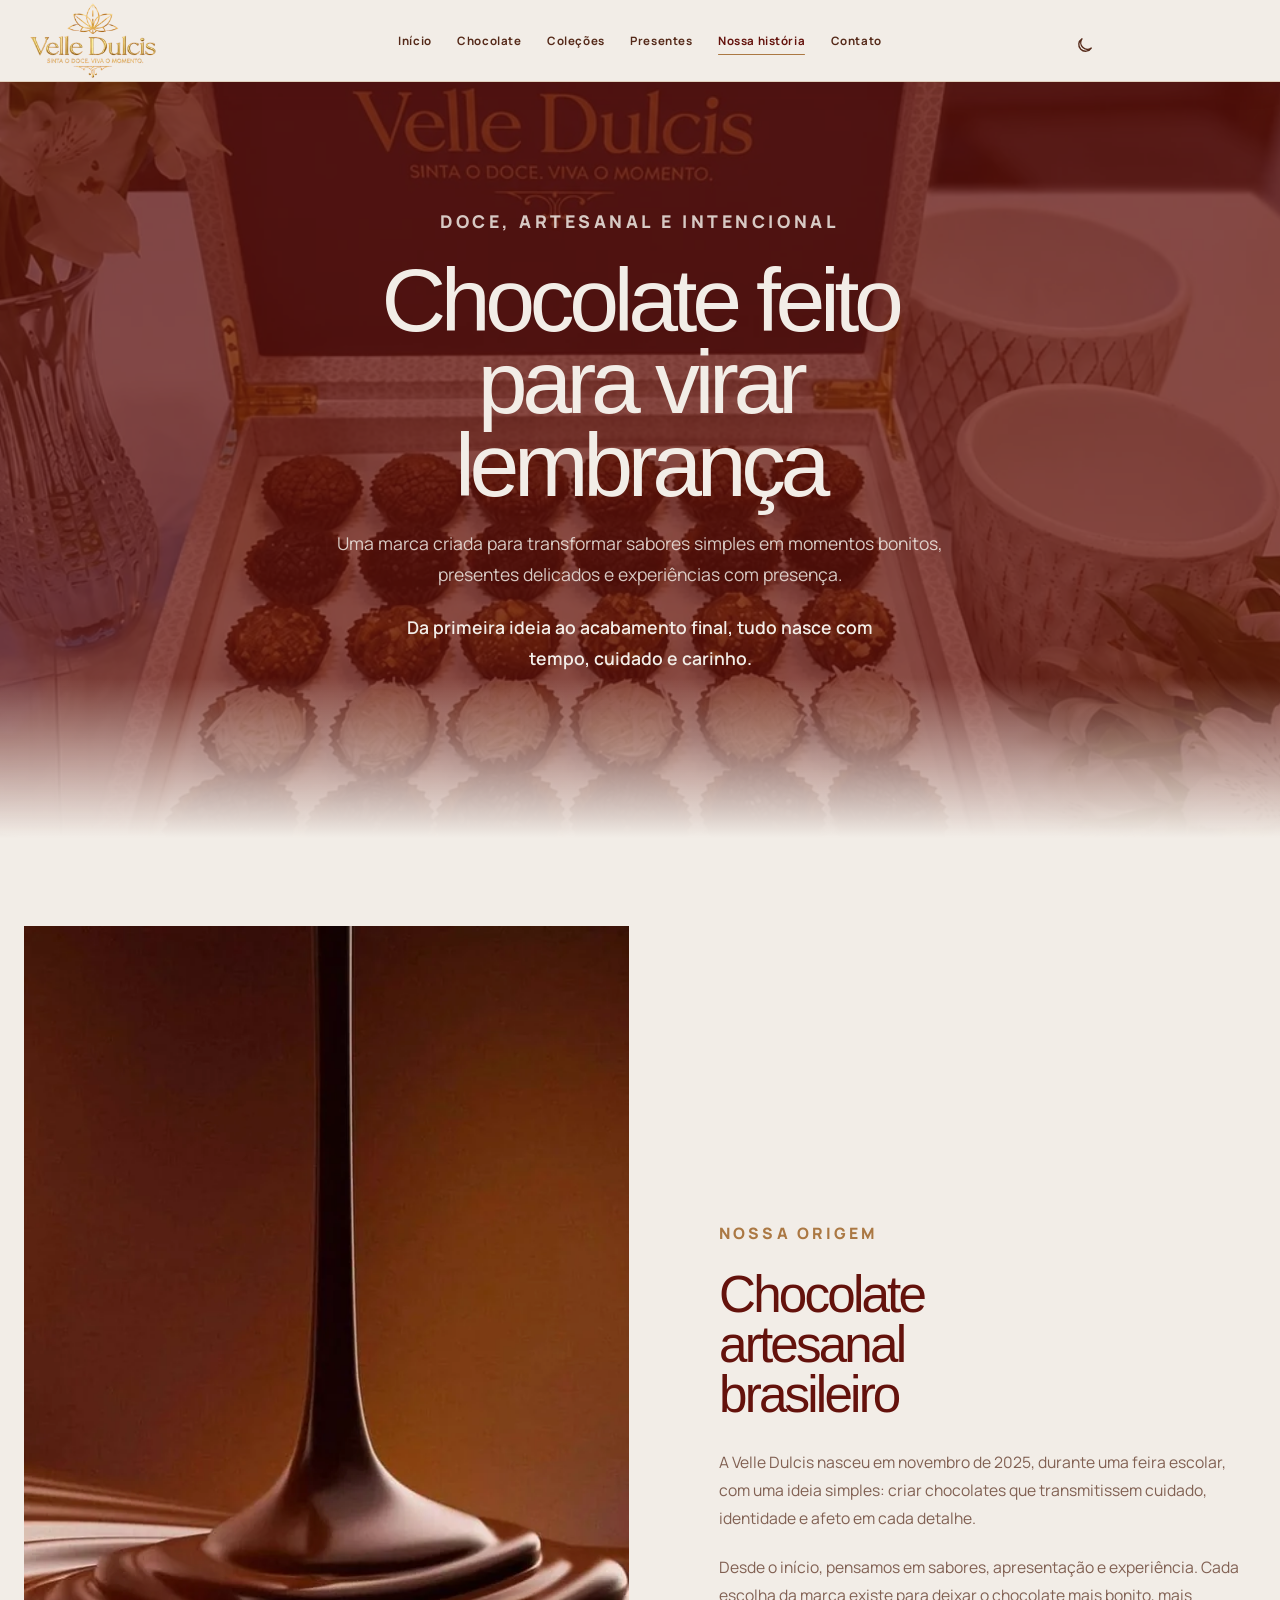
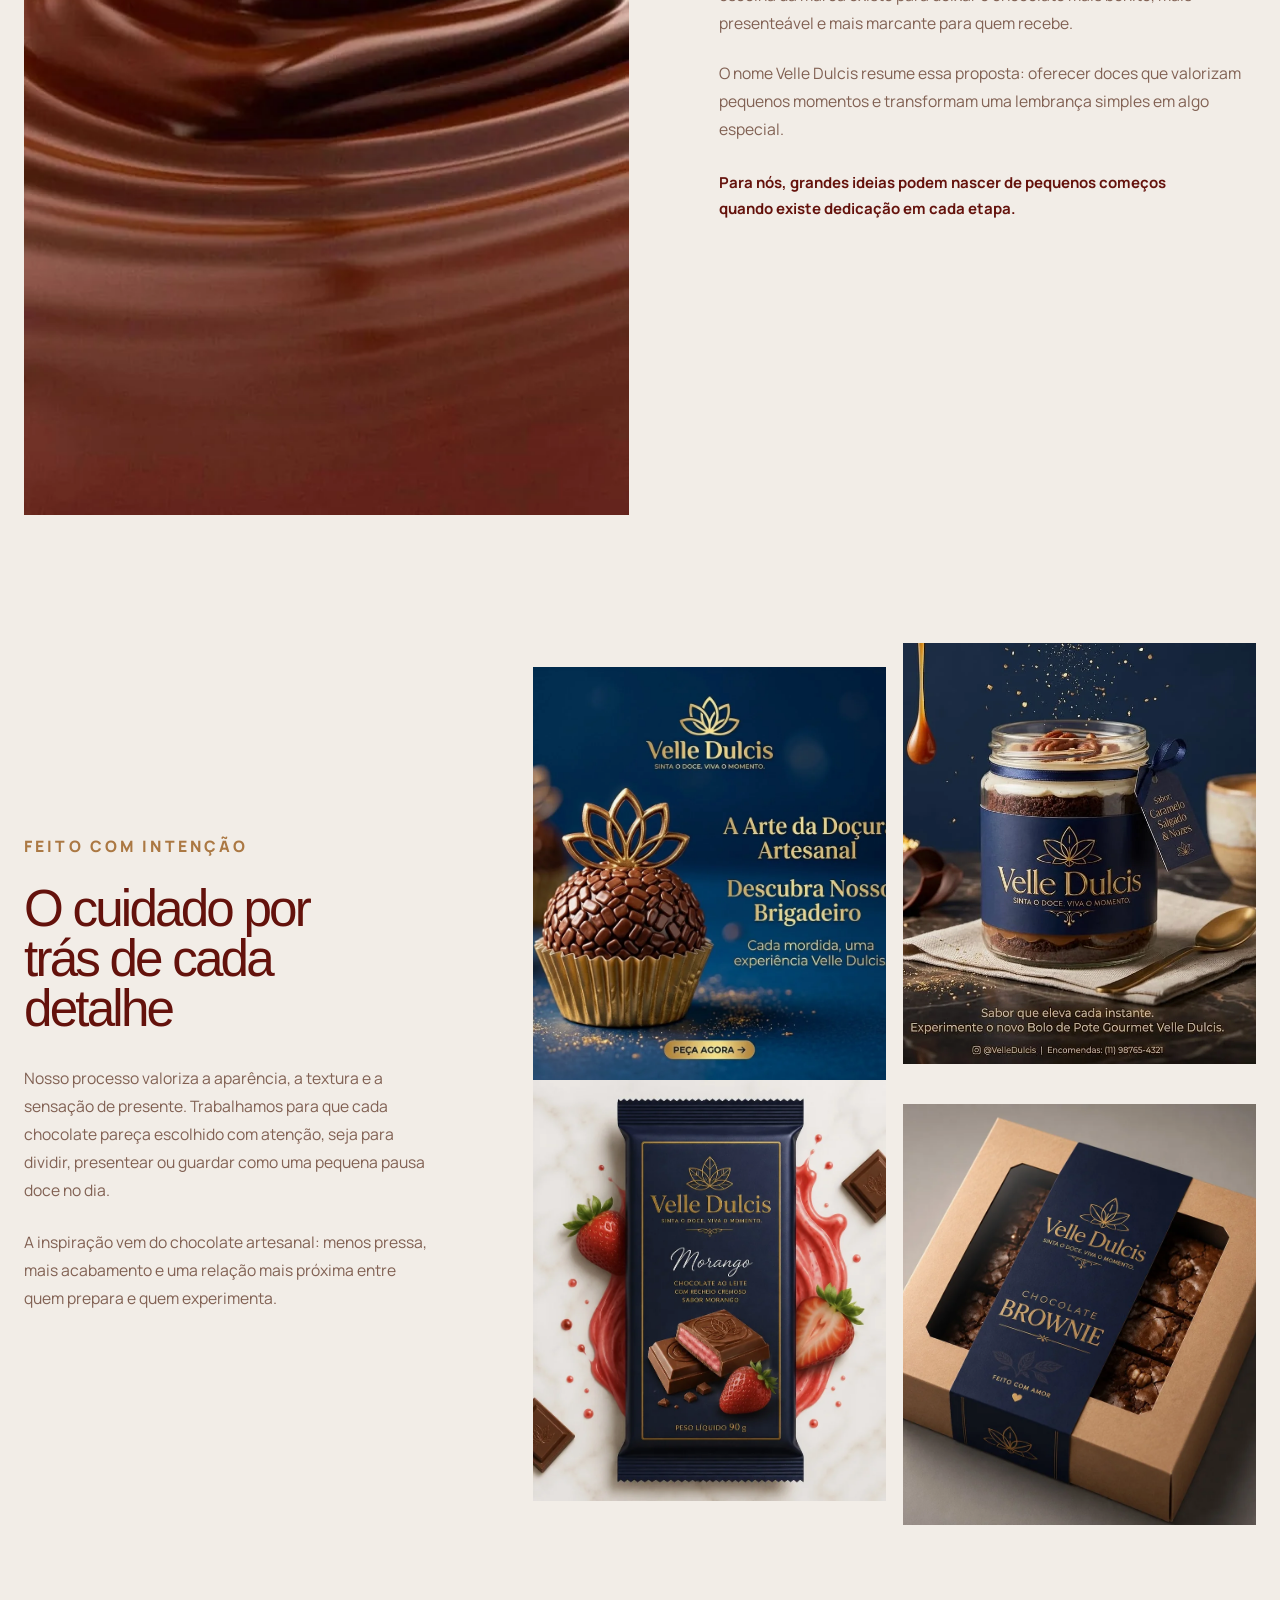
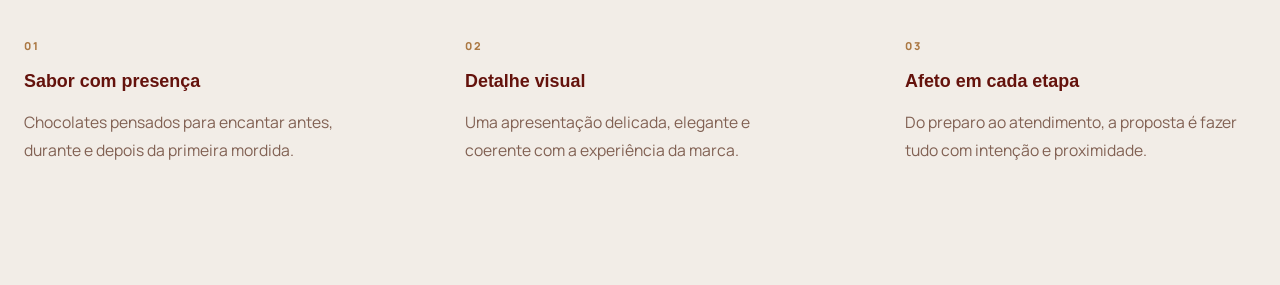
<file: public/historia.html>
<!DOCTYPE html>
<html lang="pt-br">

<head>
    <meta charset="UTF-8">
    <meta name="viewport" content="width=device-width, initial-scale=1.0">
    <script src="../assets/js/theme-init.js?v=20260731-3"></script>
    <title>Nossa História | Velle Dulcis</title>
    <link rel="preconnect" href="https://fonts.googleapis.com">
    <link rel="preconnect" href="https://fonts.gstatic.com" crossorigin>
    <link href="https://fonts.googleapis.com/css2?family=Manrope:wght@400;500;600;700;800&display=swap" rel="stylesheet">
    <link rel="stylesheet" href="../assets/css/style.css?v=20260811-3">
    <link rel="stylesheet" href="../assets/css/history.css?v=20260811-2">
    <link rel="stylesheet" href="../assets/css/animations.css?v=20260731-3">
    <link rel="stylesheet" href="../assets/css/theme.css?v=20260811-5">
    <script src="../assets/js/theme.js?v=20260731-3" defer></script>
    <script src="../assets/js/scroll-reveal.js?v=20260731-3" defer></script>
</head>

<body class="pagina-historia">
    <header class="historia-topo">
        <a class="historia-topo__marca brand-link" href="index.php" aria-label="Velle Dulcis — voltar para a página inicial">
            <img class="brand-logo" src="../assets/images/logos/velle-dulcis.png" alt="Velle Dulcis" width="459" height="543">
        </a>

        <nav class="historia-topo__nav" aria-label="Principal">
            <a href="index.php#inicio">Início</a>
            <a href="index.php#vitrine">Chocolate</a>
            <a href="index.php#colecoes">Coleções</a>
            <a href="index.php#presentes">Presentes</a>
            <a href="historia.html" aria-current="page">Nossa história</a>
            <a href="index.php#contato">Contato</a>
        </nav>

        <div class="historia-topo__acoes" data-theme-toggle-host>
            <details class="historia-topo__mobile">
                <summary aria-label="Abrir menu de navegação">
                    <svg viewBox="0 0 24 24" aria-hidden="true">
                        <path d="M4 7h16M4 12h16M4 17h16"></path>
                    </svg>
                </summary>
                <nav aria-label="Principal mobile">
                    <a href="index.php#inicio">Início</a>
                    <a href="index.php#vitrine">Chocolate</a>
                    <a href="index.php#colecoes">Coleções</a>
                    <a href="index.php#presentes">Presentes</a>
                    <a href="historia.html" aria-current="page">Nossa história</a>
                    <a href="index.php#contato">Contato</a>
                </nav>
            </details>
        </div>
    </header>

    <main class="historia-pagina">
        <section class="historia-abertura" aria-labelledby="historia-titulo">
            <div class="historia-abertura__media" aria-hidden="true" data-reveal="scale">
                <img src="../assets/images/banners/hero-caixa-presente.webp" alt="" width="960" height="1280" fetchpriority="high">
            </div>
            <div class="historia-abertura__overlay"></div>

            <div class="historia-abertura__conteudo">
                <p class="historia-kicker" data-reveal>Doce, artesanal e intencional</p>
                <h1 id="historia-titulo" data-reveal style="--reveal-delay: 100ms">Chocolate feito para virar lembrança</h1>
                <p data-reveal style="--reveal-delay: 200ms">Uma marca criada para transformar sabores simples em momentos bonitos, presentes delicados e experiências com presença.</p>
                <span data-reveal style="--reveal-delay: 300ms">Da primeira ideia ao acabamento final, tudo nasce com tempo, cuidado e carinho.</span>
            </div>
        </section>

        <section class="historia-editorial" aria-labelledby="historia-artesanal">
            <div class="historia-editorial__imagem" data-reveal="right">
                <img src="../assets/images/about/chocolate-drip-closeup.webp" alt="Chocolate derretido formando uma textura lisa e brilhante" width="611" height="1200" loading="lazy">
            </div>

            <article class="historia-editorial__texto">
                <p class="historia-kicker" data-reveal style="--reveal-delay: 0ms">Nossa origem</p>
                <h2 id="historia-artesanal" data-reveal style="--reveal-delay: 100ms">Chocolate artesanal brasileiro</h2>
                <p data-reveal style="--reveal-delay: 190ms">
                    A Velle Dulcis nasceu em novembro de 2025, durante uma feira escolar, com uma ideia simples:
                    criar chocolates que transmitissem cuidado, identidade e afeto em cada detalhe.
                </p>
                <p data-reveal style="--reveal-delay: 290ms">
                    Desde o início, pensamos em sabores, apresentação e experiência. Cada escolha da marca existe
                    para deixar o chocolate mais bonito, mais presenteável e mais marcante para quem recebe.
                </p>
                <p data-reveal style="--reveal-delay: 390ms">
                    O nome Velle Dulcis resume essa proposta: oferecer doces que valorizam pequenos momentos e
                    transformam uma lembrança simples em algo especial.
                </p>
                <strong data-reveal style="--reveal-delay: 490ms">Para nós, grandes ideias podem nascer de pequenos começos quando existe dedicação em cada etapa.</strong>
            </article>
        </section>

        <section class="historia-origem" aria-labelledby="historia-cuidado">
            <div class="historia-origem__texto">
                <p class="historia-kicker" data-reveal>Feito com intenção</p>
                <h2 id="historia-cuidado" data-reveal style="--reveal-delay: 100ms">O cuidado por trás de cada detalhe</h2>
                <p data-reveal style="--reveal-delay: 200ms">
                    Nosso processo valoriza a aparência, a textura e a sensação de presente. Trabalhamos para que
                    cada chocolate pareça escolhido com atenção, seja para dividir, presentear ou guardar como uma
                    pequena pausa doce no dia.
                </p>
                <p data-reveal style="--reveal-delay: 300ms">
                    A inspiração vem do chocolate artesanal: menos pressa, mais acabamento e uma relação mais
                    próxima entre quem prepara e quem experimenta.
                </p>
            </div>

            <div class="historia-origem__mosaico" aria-label="Detalhes visuais de chocolate artesanal">
                <figure class="historia-origem__foto historia-origem__foto--um" data-reveal="scale" style="--reveal-delay: 0ms">
                    <img src="../assets/images/lifestyle/brigadeiro-artesanal-campaign.webp" alt="Brigadeiro artesanal com acabamento de chocolate" width="1024" height="1024" loading="lazy">
                </figure>
                <figure class="historia-origem__foto historia-origem__foto--dois" data-reveal="scale" style="--reveal-delay: 100ms">
                    <img src="../assets/images/lifestyle/bolo-pote-caramelo.webp" alt="Bolo de pote com camadas de chocolate, caramelo e nozes" width="1309" height="816" loading="lazy">
                </figure>
                <figure class="historia-origem__foto historia-origem__foto--tres" data-reveal="scale" style="--reveal-delay: 200ms">
                    <img src="../assets/images/products/product-tablete-morango.webp" alt="Tablete Velle Dulcis com recheio cremoso de morango" width="839" height="1000" loading="lazy">
                </figure>
                <figure class="historia-origem__foto historia-origem__foto--quatro" data-reveal="scale" style="--reveal-delay: 300ms">
                    <img src="../assets/images/products/product-brownie-signature.webp" alt="Caixa de brownies premium Velle Dulcis" width="1000" height="1000" loading="lazy">
                </figure>
            </div>
        </section>

        <section class="historia-valores" aria-label="Valores da Velle Dulcis">
            <article data-reveal style="--reveal-delay: 0ms">
                <span>01</span>
                <h3>Sabor com presença</h3>
                <p>Chocolates pensados para encantar antes, durante e depois da primeira mordida.</p>
            </article>
            <article data-reveal style="--reveal-delay: 110ms">
                <span>02</span>
                <h3>Detalhe visual</h3>
                <p>Uma apresentação delicada, elegante e coerente com a experiência da marca.</p>
            </article>
            <article data-reveal style="--reveal-delay: 220ms">
                <span>03</span>
                <h3>Afeto em cada etapa</h3>
                <p>Do preparo ao atendimento, a proposta é fazer tudo com intenção e proximidade.</p>
            </article>
        </section>
    </main>
</body>

</html>
</file>
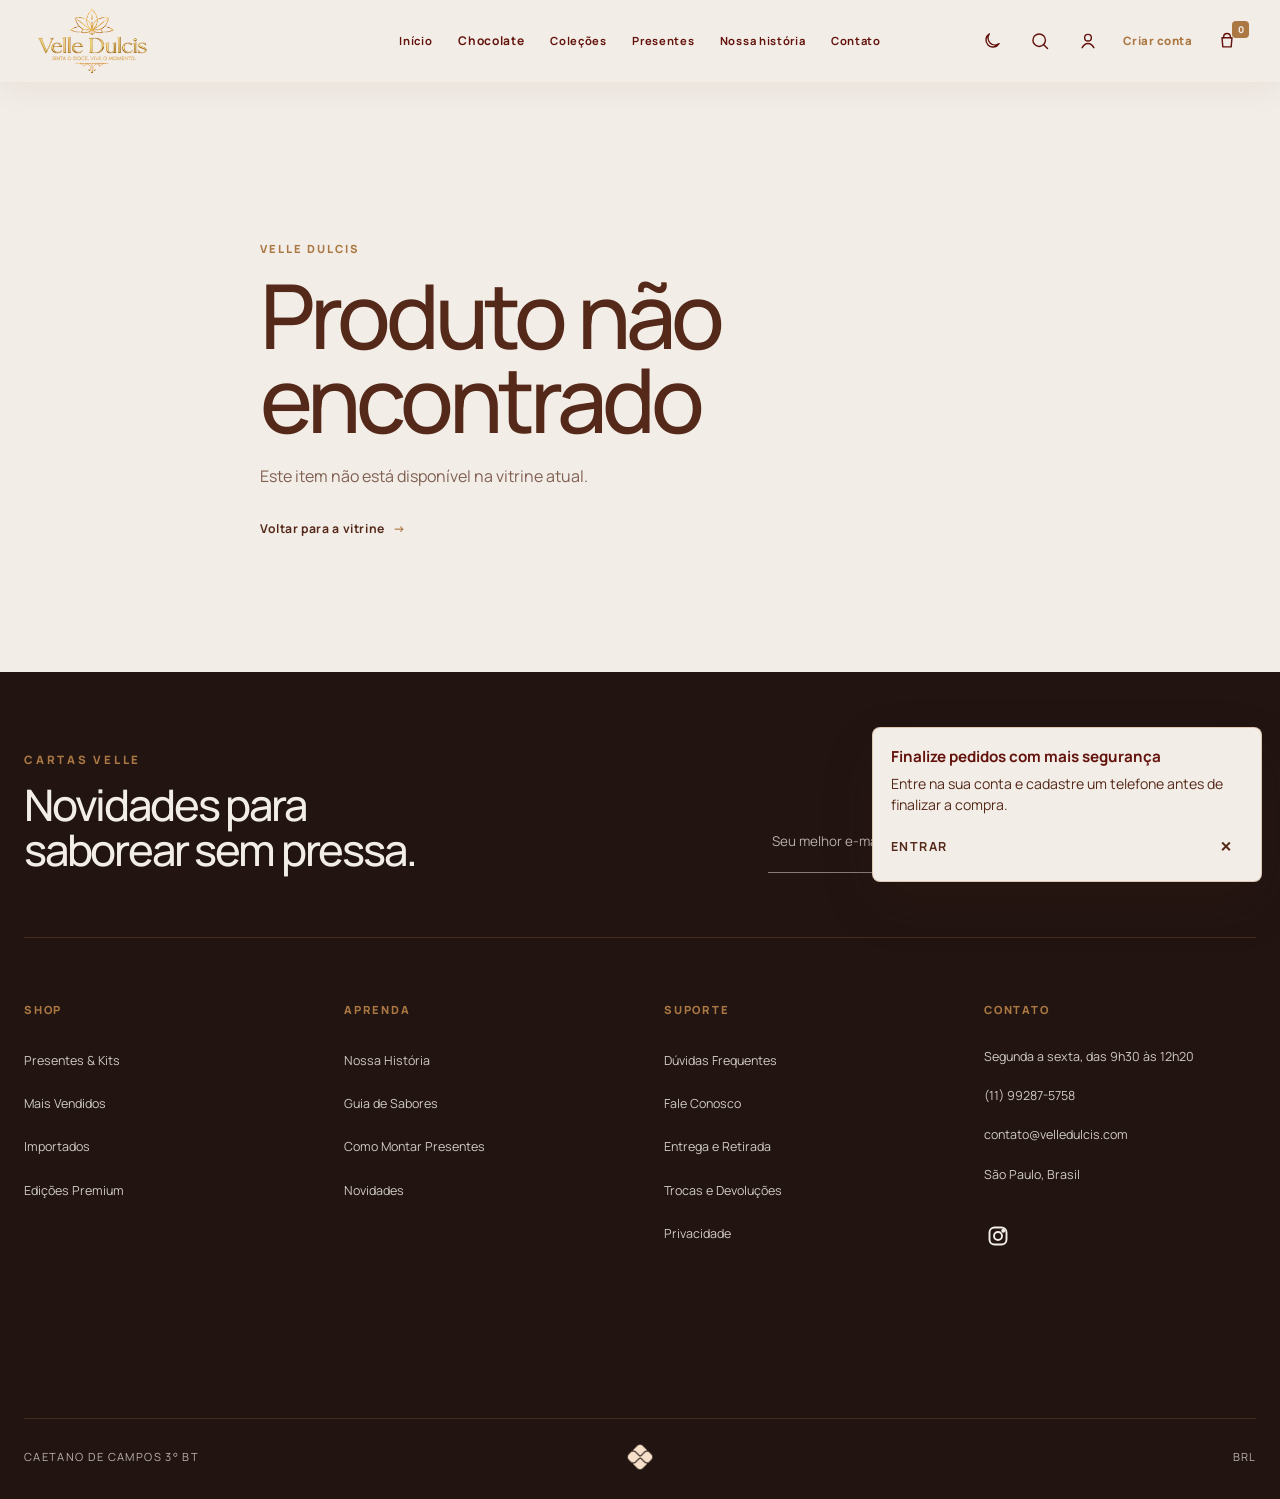
<file: public/produto.html>
<!DOCTYPE html>
<html lang="pt-br">

<head>
    <meta charset="UTF-8">
    <meta name="viewport" content="width=device-width, initial-scale=1.0">
    <script src="../assets/js/theme-init.js?v=20260731-3"></script>
    <title>Produto | Velle Dulcis</title>
    <meta name="description" content="Conheça os chocolates artesanais e presentes autorais da Velle Dulcis.">
    <link rel="preconnect" href="https://fonts.googleapis.com">
    <link rel="preconnect" href="https://fonts.gstatic.com" crossorigin>
    <link href="https://fonts.googleapis.com/css2?family=Manrope:wght@400;500;600;700;800&display=swap" rel="stylesheet">
    <link rel="stylesheet" href="../assets/css/style.css?v=20260817-1">
    <link rel="stylesheet" href="../assets/css/premium-home.css?v=20260817-1">
    <link rel="stylesheet" href="../assets/css/product.css?v=20260811-3">
    <link rel="stylesheet" href="../assets/css/theme.css?v=20260817-1">
    <script src="../assets/js/site-components.js?v=20260817-1"></script>
    <script src="../assets/js/theme.js?v=20260731-3" defer></script>
</head>

<body class="pagina-principal pagina-produto pagina-carregando">
    <header class="topo-site" aria-label="Cabeçalho principal"></header>
    <script>
        window.VelleComponents.mountHeader(document.querySelector(".topo-site"), {
            homeHref: "index.php",
            currentPage: "product",
            surface: true
        });
    </script>

    <main class="produto-pagina">
        <div id="produto-container" class="produto-container" aria-live="polite"></div>
    </main>

    <footer id="contato" class="rodape-site"></footer>
    <script>
        window.VelleComponents.mountFooter(document.querySelector(".rodape-site"), {
            homeHref: "index.php"
        });
    </script>

    <div id="commerce-shell"></div>
    <script>
        window.VelleComponents.mountCommerce(document.getElementById("commerce-shell"));
    </script>

    <script src="../assets/js/products-data.js?v=20260811-2"></script>
    <script src="../assets/js/product-card.js?v=20260811-3"></script>
    <script src="../assets/js/produto.js?v=20260817-1"></script>
</body>

</html>
</file>
<file: assets/css/style.css>
:root {
    --bg: #f2ede7;
    --surface: #f2ede7;
    --surface-strong: #f2ede7;
    --light-panel: #f2ede7;
    --text: #552919;
    --text-strong: #64120c;
    --accent: #ab7843;
    --accent-dark: #552919;
    --border: #ab7843;
    --shadow: rgba(85, 41, 25, 0.12);
    --card-bg: #000033;
    --panel-bg: #f8f2ea;
    --chip-bg: #f5ede3;
    --chip-hover: #efe0cf;
    --input-bg: #ffffff;
    --overlay-bg: rgba(242, 237, 231, 0.96);
    --badge-bg: #fbf1df;
    --motion-smooth: cubic-bezier(0.22, 1, 0.36, 1);
    --motion-snappy: cubic-bezier(0.34, 1.56, 0.64, 1);
    --tema-origem-x: 50vw;
    --tema-origem-y: 72px;
    --cart-drawer-height: 100vh;
    --cart-summary-padding: 20px;
    --cart-summary-safe-bottom: max(20px, env(safe-area-inset-bottom, 0px));
}

body[data-theme="dark"] {
    --bg: #1e1815;
    --surface: #1e1815;
    --surface-strong: #1e1815;
    --light-panel: #100d0b;
    --text: #a69f98;
    --text-strong: #faf9f6;
    --accent: #d9b48f;
    --accent-dark: #faf9f6;
    --border: #2a221c;
    --shadow: rgba(0, 0, 0, 0.42);
    --card-bg: #552919;
    --panel-bg: #181412;
    --chip-bg: rgba(217, 180, 143, 0.08);
    --chip-hover: rgba(217, 180, 143, 0.14);
    --input-bg: #181410;
    --overlay-bg: rgba(10, 8, 6, 0.94);
    --badge-bg: rgba(217, 180, 143, 0.12);
}

body[data-theme="dark"] .topo-site,
body[data-theme="dark"] .rodape-site {
    background: #552919;
}

body[data-theme="dark"] .rodape-site__coluna h3,
body[data-theme="dark"] .rodape-site__base p,
body[data-theme="dark"] .rodape-site__moeda {
    color: #fff7ee;
}

body[data-theme="dark"] .rodape-site__coluna a,
body[data-theme="dark"] .rodape-site__coluna p {
    color: rgba(246, 239, 230, 0.92);
}

* {
    margin: 0;
    padding: 0;
    box-sizing: border-box;
    font-family: "Poppins", sans-serif;
}

html {
    scroll-behavior: smooth;
    overflow-x: hidden;
}

body {
    margin: 0;
    min-height: 100vh;
    width: 100%;
    background-color: var(--bg);
    color: var(--text);
    display: flex;
    flex-direction: column;
    align-items: center;
    overflow-x: hidden;
    position: relative;
    isolation: isolate;
    transition: background-color 0.5s var(--motion-smooth), color 0.34s ease;
}

body::before {
    content: "";
    position: fixed;
    inset: 0;
    pointer-events: none;
    z-index: 240;
    opacity: 0;
    transform: scale(0.8);
    transform-origin: var(--tema-origem-x) var(--tema-origem-y);
    background: radial-gradient(circle at var(--tema-origem-x) var(--tema-origem-y), rgba(255, 249, 240, 0.46) 0%, rgba(217, 180, 143, 0.2) 26%, rgba(121, 83, 47, 0) 68%);
    mix-blend-mode: soft-light;
    transition: opacity 0.46s ease, transform 0.82s var(--motion-smooth);
}

body.tema-transicao-ativa::before {
    opacity: 1;
    transform: scale(1.18);
}

body.sem-rolagem {
    overflow: hidden;
}

body.pagina-carregando .rodape-site {
    visibility: hidden;
}

body.pagina-carregando #container-cards {
    min-height: 60vh;
}

button,
input,
textarea,
select {
    font: inherit;
}

button {
    cursor: pointer;
}

.topo-site {
    width: 100%;
    padding: 24px 5%;
    display: flex;
    justify-content: space-between;
    align-items: center;
    background: rgba(0, 0, 51, 0.92);
    color: #faf9f6;
    border-bottom: 1px solid rgba(217, 180, 143, 0.14);
    position: sticky;
    top: 0;
    z-index: 110;
    backdrop-filter: blur(18px) saturate(135%);
    -webkit-backdrop-filter: blur(18px) saturate(135%);
    transition: padding 0.28s ease, box-shadow 0.28s ease, background-color 0.28s ease;
}

.pagina-principal {
    --topo-site-altura: 136px;
    padding-top: var(--topo-site-altura);
}

.pagina-principal .topo-site {
    position: fixed;
    top: 0;
    left: 0;
    right: 0;
}

.menu-mobile-toggle,
.menu-mobile {
    display: none;
}

.menu-mobile-toggle__bars {
    position: absolute;
    width: 18px;
    height: 12px;
    display: block;
    top: 50%;
    left: 50%;
    transform: translate(-50%, -50%);
}

.menu-mobile-toggle__bars::before,
.menu-mobile-toggle__bars::after,
.menu-mobile-toggle__bars span {
    content: "";
    position: absolute;
    left: 0;
    width: 100%;
    height: 2px;
    border-radius: 999px;
    background: currentColor;
}

.menu-mobile-toggle__bars::before {
    top: 0;
}

.menu-mobile-toggle__bars span {
    top: 5px;
}

.menu-mobile-toggle__bars::after {
    bottom: 0;
}

.marca-site {
    position: relative;
    height: 88px;
    width: 320px;
    flex: 0 0 320px;
    overflow: visible;
    transition: height 0.28s ease, width 0.28s ease, flex-basis 0.28s ease;
}

.marca-site__logo {
    position: absolute;
    top: 50%;
    left: 0;
    width: auto;
    height: 177px;
    object-fit: contain;
    transform: translateY(-50%);
    transform-origin: left center;
    transition: height 0.28s ease, transform 0.28s ease;
}

.menu-topo {
    display: flex;
    align-items: center;
    gap: 28px;
    position: absolute;
    top: 0;
    bottom: 0;
    left: 50%;
    transform: translateX(-50%);
    transition: gap 0.28s ease;
}

.menu-topo a,
.menu-topo__link {
    text-decoration: none;
    color: #faf9f6;
    text-transform: uppercase;
    letter-spacing: 0.22em;
    font-size: 14px;
    transition: color 0.2s ease, font-size 0.28s ease;
}

.menu-topo a:hover,
.menu-topo__link:hover {
    color: #f1d1ad;
}

.menu-topo__item {
    position: relative;
}

.menu-topo__item--mega {
    position: static;
    padding: 0;
    margin: 0;
}

.menu-topo__link--dropdown {
    display: inline-flex;
    align-items: center;
    gap: 8px;
}

.menu-topo__link--dropdown svg {
    width: 14px;
    height: 14px;
    stroke: currentColor;
    fill: none;
    stroke-width: 2;
    stroke-linecap: round;
    stroke-linejoin: round;
    transition: transform 0.24s ease;
    transition-delay: 0s;
}

.mega-menu {
    position: absolute;
    top: 100%;
    left: 50%;
    right: auto;
    transform: translateY(-34px);
    transform-origin: top center;
    width: 100vw;
    margin-left: -50vw;
    padding: 18px min(6vw, 76px) 34px;
    background: linear-gradient(180deg, rgba(255, 252, 247, 0.995) 0%, rgba(247, 239, 230, 0.985) 100%);
    border-bottom: 1px solid rgba(171, 120, 67, 0.16);
    border-radius: 0;
    box-shadow: 0 22px 48px rgba(85, 41, 25, 0.12);
    display: grid;
    grid-template-columns: minmax(0, 1.75fr) minmax(360px, 0.95fr);
    gap: 34px;
    opacity: 0;
    visibility: hidden;
    pointer-events: none;
    will-change: transform, opacity;
    transition:
        opacity 0.24s ease 0s,
        transform 0.52s var(--motion-smooth) 0s,
        visibility 0s linear 0.52s;
    z-index: 145;
}

.mega-menu::before {
    content: "";
    position: absolute;
    top: -18px;
    left: 0;
    width: 100%;
    height: 18px;
    background: rgba(255, 252, 247, 0.995);
}

.menu-topo__item--mega:hover .mega-menu,
.menu-topo__item--mega:focus-within .mega-menu {
    opacity: 1;
    visibility: visible;
    pointer-events: auto;
    transform: translateY(0);
    transition-delay: 0.5s, 0.5s, 0s;
}

.menu-topo__item--mega:hover .menu-topo__link--dropdown svg,
.menu-topo__item--mega:focus-within .menu-topo__link--dropdown svg {
    transform: rotate(180deg);
    transition-delay: 0.5s;
}

.mega-menu__colunas {
    display: grid;
    grid-template-columns: minmax(0, 1.15fr) minmax(0, 0.8fr) minmax(0, 0.8fr);
    gap: 42px;
    align-items: start;
}

.mega-menu__coluna {
    display: grid;
    align-content: start;
    align-items: start;
    gap: 24px;
}

.mega-menu__titulo {
    color: var(--accent-dark);
    text-transform: uppercase;
    letter-spacing: 0.24em;
    font-size: 12px;
    font-weight: 700;
    margin-top: 0;
    margin-bottom: 2px;
    padding-bottom: 14px;
    position: relative;
}

.mega-menu__titulo::after {
    content: "";
    position: absolute;
    left: 0;
    bottom: 0;
    width: 52px;
    height: 1px;
    background: rgba(85, 41, 25, 0.26);
}

.mega-menu__item,
.mega-menu__lista-link,
.mega-menu__card {
    text-decoration: none;
}

.mega-menu__item {
    display: grid;
    gap: 8px;
    color: var(--text);
    align-content: start;
    padding-bottom: 2px;
    border-bottom: none;
}

.mega-menu__item strong,
.mega-menu__lista-link,
.mega-menu__card strong {
    text-transform: none;
    letter-spacing: normal;
}

.mega-menu__item strong {
    color: var(--text-strong);
    font-size: 1.04rem;
    line-height: 1.25;
}

.mega-menu__item span {
    color: var(--text);
    font-size: 0.92rem;
    line-height: 1.45;
    max-width: 28ch;
}

.mega-menu__lista-link {
    color: var(--text-strong);
    font-size: 0.98rem;
    line-height: 1.5;
    transition: color 0.2s ease, transform 0.2s ease;
}

.mega-menu__lista-link:hover {
    color: var(--accent);
    transform: translateX(4px);
}

.mega-menu__item:hover strong,
.mega-menu__card:hover strong {
    color: var(--accent);
}

.mega-menu__destaques {
    display: grid;
    grid-template-columns: repeat(2, minmax(0, 1fr));
    gap: 22px 26px;
    align-content: start;
}

.mega-menu__card {
    display: grid;
    gap: 14px;
    color: var(--text-strong);
    align-content: start;
}

.mega-menu__card img {
    width: 100%;
    aspect-ratio: 1 / 1;
    object-fit: cover;
    border-radius: 0;
    background: #fff;
    box-shadow: none;
}

.mega-menu__card--alto {
    grid-column: 1 / -1;
}

.mega-menu__card--alto img {
    aspect-ratio: 2.1 / 1;
}

.mega-menu__card-conteudo {
    display: grid;
    grid-template-columns: minmax(0, 1fr) auto;
    grid-template-areas:
        "tag arrow"
        "title arrow";
    column-gap: 16px;
    row-gap: 4px;
    align-items: center;
}

.mega-menu__card-tag {
    grid-area: tag;
    color: var(--accent);
    font-size: 12px;
    font-weight: 700;
    text-transform: uppercase;
    letter-spacing: 0.18em;
}

.mega-menu__card strong {
    grid-area: title;
    color: var(--text-strong);
    font-size: 1.06rem;
    line-height: 1.3;
}

.mega-menu__card-conteudo::after {
    content: "\2192";
    grid-area: arrow;
    align-self: center;
    color: rgba(85, 41, 25, 0.65);
    font-size: 1.6rem;
    line-height: 1;
    flex-shrink: 0;
}

.acoes-topo {
    display: flex;
    align-items: center;
    gap: 10px;
    position: relative;
    transition: gap 0.28s ease;
}

.topo-site--compact {
    padding-top: 14px;
    padding-bottom: 14px;
    box-shadow: 0 16px 34px rgba(85, 41, 25, 0.12);
    background: rgba(0, 0, 51, 0.96);
}

.topo-site--compact .marca-site {
    height: 64px;
    width: 248px;
    flex-basis: 248px;
}

.topo-site--compact .marca-site__logo {
    height: 128px;
}

.topo-site--compact .menu-topo {
    gap: 22px;
}

.topo-site--compact .menu-topo a,
.topo-site--compact .menu-topo__link {
    font-size: 12px;
}

.topo-site--compact .acoes-topo {
    gap: 8px;
}

.acao-topo {
    background: transparent;
    color: #faf9f6;
    border: 1px solid transparent;
    width: 42px;
    height: 42px;
    padding: 0;
    margin-top: 0;
    border-radius: 50%;
    display: flex;
    align-items: center;
    justify-content: center;
    font-size: 22px;
    transition: background-color 0.24s ease, color 0.24s ease, box-shadow 0.24s ease, transform 0.24s ease;
}

.acao-topo--tema {
    border-color: transparent;
    background: transparent;
    transform-origin: center;
}

.acao-topo--link {
    text-decoration: none;
}

.acao-topo--conta {
    width: 136px;
    min-height: 52px;
    padding: 10px 14px;
    border-radius: 14px;
    gap: 10px;
    align-items: center;
    justify-content: flex-start;
    background: transparent;
    color: #faf9f6;
}

.acao-topo--conta svg {
    flex: 0 0 24px;
}

.acao-topo--conta span {
    display: block;
    flex: 1 1 auto;
    font-size: 11px;
    line-height: 1.15;
    font-weight: 700;
    white-space: normal;
    text-align: left;
    word-break: normal;
    overflow-wrap: break-word;
}

.acao-topo--conta[data-logado="true"] {
    width: 42px;
    height: 42px;
    min-height: 42px;
    padding: 0;
    border-radius: 50%;
    justify-content: center;
    align-items: center;
    background: transparent;
    color: #faf9f6;
}

.acao-topo--conta[data-logado="true"] span {
    display: none;
}

.acao-topo--cadastro {
    width: auto;
    min-height: 42px;
    padding: 0 18px;
    border-radius: 999px;
    border-color: rgba(171, 120, 67, 0.28);
    background: #fff7ee;
    color: #552919;
    text-decoration: none;
    font-size: 13px;
    font-weight: 700;
}

.acao-topo svg {
    width: 24px;
    height: 24px;
    stroke: currentColor;
    fill: none;
    stroke-width: 1.8;
    stroke-linecap: round;
    stroke-linejoin: round;
}

.acao-topo--tema svg,
.menu-mobile__acao[data-mobile-action="theme"] svg {
    transform-origin: center;
    transition: transform 0.62s var(--motion-snappy), opacity 0.3s ease;
}

body.tema-transicao-ativa .acao-topo--tema svg,
body.tema-transicao-ativa .menu-mobile__acao[data-mobile-action="theme"] svg {
    transform: rotate(220deg) scale(0.84);
    opacity: 0.88;
}

.acao-topo:hover {
    background: #f1d1ad;
    color: #1a120b;
    box-shadow: 0 12px 28px rgba(241, 209, 173, 0.4);
    transform: scale(1.05);
}

.acao-topo:active,
.acao-topo:focus {
    transform: scale(0.97);
    transition: transform 0.12s ease;
}

.acao-topo--conta:hover {
    background: #f1d1ad;
    color: #1a120b;
    box-shadow: 0 10px 24px rgba(0, 0, 0, 0.16);
}

.acao-topo--conta[data-logado="true"]:hover {
    background: #f1d1ad;
    color: #1a120b;
    box-shadow: 0 10px 24px rgba(0, 0, 0, 0.16);
}

.acao-topo--cadastro:hover {
    background: #f1d1ad;
    color: #1a120b;
}

.acao-topo--carrinho {
    position: relative;
}

.acao-topo--carrinho span {
    position: absolute;
    top: -4px;
    right: -2px;
    min-width: 18px;
    height: 18px;
    border-radius: 999px;
    background: var(--accent);
    color: var(--bg);
    font-size: 11px;
    display: flex;
    align-items: center;
    justify-content: center;
}

.popup-carrinho {
    position: fixed;
    top: var(--popup-carrinho-top, 86px);
    left: var(--popup-carrinho-left, 12px);
    right: auto;
    width: min(340px, calc(100vw - 24px));
    background: var(--panel-bg);
    border: 1px solid rgba(171, 120, 67, 0.35);
    border-radius: 12px;
    box-shadow: 0 18px 42px rgba(85, 41, 25, 0.22);
    opacity: 0;
    transform: translateY(-8px) scale(0.98);
    pointer-events: none;
    transition: opacity 0.22s ease, transform 0.22s ease;
    z-index: 220;
}

.popup-carrinho.ativo {
    opacity: 1;
    transform: translateY(0) scale(1);
}

.popup-carrinho__seta {
    position: absolute;
    top: -10px;
    left: var(--popup-carrinho-seta-left, calc(100% - 32px));
    right: auto;
    width: 20px;
    height: 20px;
    background: var(--panel-bg);
    border-top: 1px solid rgba(171, 120, 67, 0.35);
    border-left: 1px solid rgba(171, 120, 67, 0.35);
    transform: rotate(45deg);
    transform-origin: center;
}

.popup-carrinho__conteudo {
    position: relative;
    display: grid;
    grid-template-columns: auto minmax(0, 1fr);
    align-items: start;
    gap: 12px;
    padding: 16px 18px 12px;
    z-index: 1;
}

.popup-carrinho__icone {
    width: 24px;
    height: 24px;
    border-radius: 50%;
    display: flex;
    align-items: center;
    justify-content: center;
    background: #dbe8ce;
    color: #4e7c1f;
    font-size: 14px;
    font-weight: 700;
    flex-shrink: 0;
}

.popup-carrinho__texto {
    display: flex;
    flex-direction: column;
    gap: 4px;
    min-width: 0;
}

.popup-carrinho__texto strong {
    color: #8c5427;
    font-size: 16px;
    line-height: 1.2;
}

.popup-carrinho__texto span {
    color: var(--text);
    font-size: 15px;
    line-height: 1.35;
    white-space: nowrap;
    overflow: hidden;
    text-overflow: ellipsis;
}

.popup-carrinho__progresso {
    width: 100%;
    height: 4px;
    background: rgba(171, 120, 67, 0.16);
    overflow: hidden;
}

.popup-carrinho__progresso span {
    display: block;
    width: 100%;
    height: 100%;
    background: linear-gradient(90deg, #b58543 0%, #8c5427 100%);
    transform-origin: left center;
}

.rodape-site {
    width: 100%;
    margin-top: 88px;
    background: #000033;
    color: #f6efe6;
}

.rodape-site__container {
    width: min(1240px, 88vw);
    margin: 0 auto;
    padding: 86px 0 28px;
}

.rodape-site__grid {
    display: grid;
    grid-template-columns: 1.05fr 0.9fr 1fr 1.15fr;
    gap: 56px;
}

.rodape-site__coluna {
    display: grid;
    align-content: start;
    gap: 12px;
}

.rodape-site__coluna h3 {
    color: #fff7ee;
    font-size: 0.88rem;
    font-weight: 500;
    letter-spacing: 0.14em;
    text-transform: uppercase;
    margin-bottom: 10px;
}

.rodape-site__coluna a,
.rodape-site__coluna p {
    color: rgba(246, 239, 230, 0.92);
    text-decoration: none;
    font-size: 0.98rem;
    line-height: 1.55;
}

.rodape-site__coluna a:hover {
    color: #dcb07d;
}

.rodape-site__coluna--contato {
    gap: 8px;
}

.rodape-site__coluna--contato p {
    max-width: 250px;
}

.rodape-site__social {
    display: flex;
    align-items: center;
    justify-content: space-between;
    width: 122px;
    max-width: 100%;
    margin-top: 18px;
}

.rodape-site__social a,
.rodape-site__pix {
    width: 28px;
    height: 28px;
    display: inline-flex;
    align-items: center;
    justify-content: center;
}

.rodape-site__social a {
    color: #fff7ee;
    transition: transform 0.25s ease, color 0.25s ease;
}

.rodape-site__social a:hover {
    color: #dcb07d;
    transform: translateY(-2px);
}

.rodape-site__social svg {
    width: 24px;
    height: 24px;
    stroke: currentColor;
    fill: none;
    stroke-width: 1.9;
    stroke-linecap: round;
    stroke-linejoin: round;
}

.rodape-site__base {
    margin-top: 92px;
    padding-top: 22px;
    border-top: 1px solid rgba(255, 247, 238, 0.1);
    display: flex;
    align-items: center;
    justify-content: space-between;
    gap: 24px;
    flex-wrap: wrap;
}

.rodape-site__base p,
.rodape-site__moeda {
    color: rgba(246, 239, 230, 0.8);
    font-size: 0.9rem;
    letter-spacing: 0.12em;
    text-transform: uppercase;
}

.rodape-site__pagamentos {
    display: flex;
    flex-wrap: wrap;
    justify-content: center;
    flex: 1;
}

.rodape-site__pix {
    flex: 0 0 28px;
}

.rodape-site__pix img {
    width: 26px;
    height: 26px;
    object-fit: contain;
    display: block;
    filter: brightness(0) saturate(100%) invert(88%) sepia(9%) saturate(732%) hue-rotate(337deg) brightness(104%) contrast(94%);
}

.rodape-site__moeda {
    min-width: 64px;
    text-align: right;
}

.filtros-categoria {
    display: flex;
    flex-wrap: wrap;
    gap: 12px;
    margin: 4px 0 26px;
    align-items: center;
}

.filtros-categoria:empty {
    display: none;
}

.filtro-categoria {
    border: 1px solid rgba(171, 120, 67, 0.32);
    background: var(--chip-bg);
    color: var(--text-strong);
    padding: 10px 16px;
    border-radius: 999px;
    font-size: 0.76rem;
    font-weight: 700;
    letter-spacing: 0.12em;
    text-transform: uppercase;
    transition: background-color 0.22s ease, border-color 0.22s ease, color 0.22s ease, transform 0.22s ease;
}

.filtro-categoria:hover {
    background: var(--chip-hover);
    border-color: rgba(171, 120, 67, 0.55);
    transform: translateY(-1px);
}

.filtro-categoria.ativo {
    background: var(--accent);
    border-color: var(--accent);
    color: var(--bg);
}

.grid-chocolates {
    position: relative;
}

.home-main {
    width: 100%;
    max-width: none;
    padding-top: 0;
}

.home-main .grid-chocolates {
    width: min(90%, 1180px);
    margin-inline: auto;
}

.home-hero {
    position: relative;
    width: 100%;
    min-height: clamp(540px, 68vh, 720px);
    display: flex;
    align-items: center;
    margin: 0 0 64px;
    padding: clamp(56px, 7vw, 96px) max(6vw, 28px);
    overflow: hidden;
    color: #fff7ee;
    background-image: linear-gradient(90deg, rgba(20, 10, 4, 0.86) 0%, rgba(55, 24, 10, 0.62) 42%, rgba(55, 24, 10, 0.18) 100%), url("../images/banners/hero-caixa-presente.webp");
    background-size: cover;
    background-position: center 46%;
}

.home-hero::after {
    content: "";
    position: absolute;
    inset: auto 0 0;
    height: 34%;
    background: linear-gradient(180deg, rgba(30, 24, 21, 0) 0%, var(--bg) 100%);
    pointer-events: none;
}

.home-hero__conteudo {
    position: relative;
    z-index: 1;
    width: min(760px, calc(100vw - 44px));
    margin-left: max(0px, calc((100vw - 1180px) / 2));
    display: grid;
    gap: 18px;
}

.home-hero__rotulo {
    color: #f2d3ad;
    font-size: 0.74rem;
    font-weight: 700;
    letter-spacing: 0.34em;
    text-transform: uppercase;
}

.home-hero h1 {
    max-width: 12ch;
    margin: 0;
    color: #fffaf3;
    font-family: "Montserrat", sans-serif;
    font-size: clamp(3rem, 5.2vw, 5.6rem);
    font-weight: 700;
    letter-spacing: 0;
    line-height: 0.98;
}

.home-hero p {
    max-width: 58ch;
    margin: 0;
    color: rgba(255, 247, 238, 0.88);
    font-size: 1.05rem;
    line-height: 1.55;
}

.home-hero__acoes {
    display: flex;
    flex-wrap: wrap;
    gap: 12px;
    margin-top: 8px;
}

.home-hero__acao {
    min-height: 46px;
    display: inline-flex;
    align-items: center;
    justify-content: center;
    padding: 0 18px;
    border: 1px solid #f2d3ad;
    background: #f2d3ad;
    color: #2b160c;
    font-size: 0.78rem;
    font-weight: 700;
    letter-spacing: 0.14em;
    text-decoration: none;
    text-transform: uppercase;
    transition: background-color 0.22s ease, border-color 0.22s ease, color 0.22s ease, transform 0.22s ease;
}

.home-hero__acao:hover {
    transform: translateY(-2px);
    border-color: #fff7ee;
    background: #fff7ee;
    color: #2b160c;
}

.home-hero__acao--primaria {
    background: #fff7ee;
    border-color: #fff7ee;
    color: #2b160c;
}

.home-hero__acao--primaria:hover {
    background: #f2d3ad;
    border-color: #f2d3ad;
    color: #2b160c;
}

.vitrine-intro {
    display: grid;
    gap: 10px;
    margin: 0 0 28px;
    max-width: 720px;
}

.vitrine-intro__kicker {
    margin: 0;
    color: #9a7452;
    font-size: 0.74rem;
    font-weight: 700;
    letter-spacing: 0.34em;
    line-height: 1;
    text-transform: uppercase;
}

.vitrine-intro h1 {
    margin: 0;
    color: var(--text-strong);
    font-family: "Montserrat", sans-serif;
    font-size: clamp(2rem, 6vw, 4rem);
    font-weight: 700;
    letter-spacing: 0.18em;
    line-height: 0.95;
    text-transform: uppercase;
}

.vitrine-intro p:not(.vitrine-intro__kicker) {
    margin: 0;
    color: #9c6947;
    max-width: 58ch;
    font-size: clamp(0.95rem, 2vw, 1.2rem);
    line-height: 1.55;
}

body[data-theme="dark"] .vitrine-intro h1 {
    color: #faf9f6;
}

body[data-theme="dark"] .vitrine-intro__kicker,
body[data-theme="dark"] .vitrine-intro p:not(.vitrine-intro__kicker) {
    color: #d9b48f;
}

.vitrine-toolbar {
    display: flex;
    align-items: flex-end;
    justify-content: space-between;
    gap: 22px;
    margin: 8px 0 28px;
    padding-bottom: 16px;
    border-bottom: 1px solid rgba(85, 41, 25, 0.12);
}

.vitrine-toolbar__sort {
    display: flex;
    flex-wrap: wrap;
    gap: 28px;
}

.vitrine-toolbar__button {
    margin: 0;
    padding: 0;
    border: 0;
    border-radius: 0;
    background: transparent;
    color: #a8a096;
    font-size: 0.78rem;
    font-weight: 500;
    letter-spacing: 0.18em;
    line-height: 1.35;
    text-transform: uppercase;
    cursor: pointer;
}

.vitrine-toolbar__button:hover,
.vitrine-toolbar__button.ativo {
    background: transparent;
    color: #5c4030;
}

.vitrine-toolbar__button.ativo {
    text-decoration: underline;
    text-decoration-thickness: 1px;
    text-underline-offset: 6px;
}

.vitrine-toolbar__count {
    margin: 0;
    color: #6b5649;
    font-size: 0.78rem;
    line-height: 1.4;
    white-space: nowrap;
}

.vitrine-toolbar__lado,
.vitrine-setas {
    display: inline-flex;
    align-items: center;
    gap: 12px;
}

.vitrine-setas {
    position: absolute;
    top: var(--vitrine-setas-top, 242px);
    right: 0;
    left: 0;
    z-index: 5;
    justify-content: space-between;
    pointer-events: none;
    transform: translateY(-50%);
}

.vitrine-seta {
    width: 38px;
    height: 38px;
    min-height: 38px;
    margin: 0;
    padding: 0;
    border: 1px solid rgba(171, 120, 67, 0.42);
    border-radius: 999px;
    background: transparent;
    color: #7a4d30;
    display: inline-flex;
    align-items: center;
    justify-content: center;
    pointer-events: auto;
}

.vitrine-seta svg {
    width: 19px;
    height: 19px;
    fill: none;
    stroke: currentColor;
    stroke-width: 1.8;
    stroke-linecap: round;
    stroke-linejoin: round;
}

.vitrine-seta:hover {
    background: #ab7843;
    color: #fffdf8;
}

.vitrine-seta--oculta {
    visibility: hidden;
    opacity: 0;
    pointer-events: none;
}

main {
    width: 90%;
    max-width: 1180px;
    padding: 56px 0 40px;
}

#container-cards {
    display: flex;
    gap: 22px;
    margin-top: 0;
    overflow-x: auto;
    overflow-y: hidden;
    scroll-snap-type: x mandatory;
    scroll-padding-inline: 2px;
    padding: 0 2px 18px;
    -webkit-overflow-scrolling: touch;
    touch-action: pan-y pinch-zoom;
    cursor: grab;
}

#container-cards.arrastando {
    cursor: grabbing;
    user-select: none;
}

#container-cards::-webkit-scrollbar {
    height: 8px;
}

#container-cards::-webkit-scrollbar-track {
    background: rgba(85, 41, 25, 0.08);
}

#container-cards::-webkit-scrollbar-thumb {
    background: rgba(171, 120, 67, 0.46);
    border-radius: 999px;
}

.card {
    flex: 0 0 clamp(250px, 29vw, 360px);
    min-width: clamp(250px, 29vw, 360px);
    display: grid;
    gap: 18px;
    background: transparent;
    border: 0;
    border-bottom: 1px solid rgba(85, 41, 25, 0.16);
    border-radius: 0;
    box-shadow: none;
    padding: 0 0 22px;
    transition: transform 0.24s ease, border-color 0.28s ease;
    width: 100%;
    text-align: left;
    position: relative;
    overflow: visible;
    will-change: transform;
    scroll-snap-align: start;
}

.card:hover {
    transform: translateY(-3px);
    border-color: rgba(171, 120, 67, 0.38);
}

.card__imagem-link,
.card__link {
    color: inherit;
    text-decoration: none;
}

.card__link {
    display: grid;
    gap: 12px;
}

.card__imagem-box {
    background: #f8f4ec;
    aspect-ratio: 1 / 0.88;
    display: flex;
    align-items: center;
    justify-content: center;
    overflow: hidden;
    transition: background-color 0.45s var(--motion-smooth), transform 0.28s ease, box-shadow 0.28s ease;
}

.card img {
    width: 100%;
    height: 100%;
    object-fit: contain;
    transform: scale(0.92);
    transition: transform 0.28s ease;
}

.card:hover img {
    transform: scale(0.96);
}

.card__conteudo {
    position: relative;
    display: grid;
    gap: 12px;
    padding-right: 58px;
}

.card__descricao {
    margin: 0;
    color: #6d5b4d;
    font-size: 0.82rem;
    line-height: 1.5;
}

.card__linha {
    display: grid;
    grid-template-columns: minmax(0, 1fr) auto;
    align-items: start;
    gap: 16px;
}

.card h3 {
    margin: 0;
    color: #5a3b2a;
    font-size: 0.86rem;
    font-weight: 500;
    letter-spacing: 0.18em;
    line-height: 1.55;
    text-transform: uppercase;
}

.card__preco {
    margin: 0;
    color: #5a3b2a;
    font-size: 0.86rem;
    font-weight: 500;
    white-space: nowrap;
}

.card__rating {
    display: flex;
    align-items: center;
    gap: 9px;
    color: #17130f;
    font-size: 0.8rem;
    line-height: 1;
}

.card__rating span:first-child {
    letter-spacing: 0.05em;
}

.card__selo,
.card__quantidade-info {
    color: #b5aaa1;
    font-size: 0.76rem;
    letter-spacing: 0.24em;
    line-height: 1.45;
    text-transform: uppercase;
}

.card__quantidade-info {
    letter-spacing: 0.14em;
}

.card__cta {
    position: absolute;
    right: 0;
    top: 0;
    width: 44px;
    height: 44px;
    min-height: 44px;
    margin: 0;
    padding: 0;
    border-radius: 0;
    border: 1px solid #d88d18;
    background: transparent;
    color: #c97b00;
    font-size: 2rem;
    font-weight: 300;
    line-height: 1;
    transition: background-color 0.22s ease, color 0.22s ease, border-color 0.22s ease, transform 0.22s ease;
}

body.tema-transicao-ativa #container-cards .card {
    animation: cardTrocaTema 620ms var(--motion-snappy) both;
    animation-delay: calc(var(--card-stagger-index, 0) * 38ms);
}

body.tema-transicao-ativa #container-cards .card__imagem-box {
    animation: cardImagemTrocaTema 620ms var(--motion-smooth) both;
    animation-delay: calc(var(--card-stagger-index, 0) * 38ms + 40ms);
}

@keyframes cardTrocaTema {
    0% {
        transform: translateY(0) scale(1);
        filter: brightness(1);
    }

    42% {
        transform: translateY(-8px) scale(1.012);
        filter: brightness(1.08);
    }

    100% {
        transform: translateY(0) scale(1);
        filter: brightness(1);
    }
}

@keyframes cardImagemTrocaTema {
    0% {
        transform: scale(1);
    }

    45% {
        transform: scale(0.975);
    }

    100% {
        transform: scale(1);
    }
}

.card__cta:hover {
    background: #d88d18;
    border-color: #d88d18;
    color: #fffdf8;
    transform: translateY(-1px);
}

button {
    background: var(--accent);
    color: var(--bg);
    border: none;
    padding: 10px 20px;
    border-radius: 5px;
    cursor: pointer;
    font-weight: 600;
    margin-top: 10px;
}

button:hover {
    background: var(--accent-dark);
}

#carrinho-lateral {
    position: fixed;
    top: 0;
    right: 0;
    bottom: auto;
    left: auto;
    width: min(460px, calc(100% - 16px));
    max-width: 100%;
    height: var(--cart-drawer-height);
    box-sizing: border-box;
    overflow-x: clip;
    overflow-y: hidden;
    background: var(--light-panel);
    color: var(--text-strong);
    display: flex;
    flex-direction: column;
    transform: translate3d(100%, 0, 0);
    transform-origin: right center;
    opacity: 0;
    box-shadow: 0 28px 56px rgba(85, 41, 25, 0.12);
    pointer-events: none;
    transition: transform 0.42s cubic-bezier(0.22, 1, 0.36, 1), opacity 0.28s ease, box-shadow 0.32s ease;
    will-change: transform, opacity;
    z-index: 180;
}

#carrinho-lateral.ativo {
    transform: translate3d(0, 0, 0);
    opacity: 1;
    box-shadow: -20px 0 52px rgba(26, 18, 11, 0.14);
    pointer-events: auto;
}

#carrinho-lateral .carrinho-topo,
#carrinho-lateral .carrinho-corpo,
#carrinho-lateral .carrinho-resumo {
    opacity: 0;
    transform: translateY(18px);
    transition: transform 0.38s cubic-bezier(0.22, 1, 0.36, 1), opacity 0.28s ease;
}

#carrinho-lateral.ativo .carrinho-topo,
#carrinho-lateral.ativo .carrinho-corpo,
#carrinho-lateral.ativo .carrinho-resumo {
    opacity: 1;
    transform: translateY(0);
}

#carrinho-lateral.ativo .carrinho-topo {
    transition-delay: 0.05s;
}

#carrinho-lateral.ativo .carrinho-corpo {
    transition-delay: 0.1s;
}

#carrinho-lateral.ativo .carrinho-resumo {
    transition-delay: 0.14s;
}

.overlay-carrinho {
    position: fixed;
    inset: 0;
    background: rgba(85, 41, 25, 0.18);
    opacity: 0;
    pointer-events: none;
    transition: opacity 0.28s ease;
    z-index: 170;
}

.overlay-carrinho.ativo {
    opacity: 1;
    pointer-events: auto;
}

.popup-remocao {
    position: fixed;
    left: auto;
    right: 16px;
    bottom: 16px;
    display: flex;
    align-items: center;
    gap: 16px;
    max-width: min(420px, calc(100vw - 32px));
    padding: 16px 18px;
    background: #a82135;
    color: #fff7f8;
    box-shadow: 0 18px 34px rgba(61, 8, 17, 0.28);
    border-radius: 4px;
    opacity: 0;
    transform: translateY(12px);
    pointer-events: none;
    transition: opacity 0.25s ease, transform 0.25s ease;
    z-index: 120;
}

.popup-remocao.ativo {
    opacity: 1;
    transform: translateY(0);
    pointer-events: auto;
}

.popup-remocao__fechar {
    background: transparent;
    color: inherit;
    width: auto;
    height: auto;
    padding: 0;
    margin-top: 0;
    font-size: 26px;
    line-height: 1;
    flex-shrink: 0;
}

.popup-remocao__fechar:hover {
    background: transparent;
    color: #ffd8de;
}

.popup-boas-vindas {
    position: fixed;
    top: 24px;
    right: 24px;
    width: min(360px, calc(100vw - 32px));
    padding: 18px 18px 18px 20px;
    background: rgba(255, 250, 243, 0.96);
    border: 1px solid rgba(171, 120, 67, 0.28);
    border-radius: 22px;
    box-shadow: 0 24px 50px rgba(85, 41, 25, 0.18);
    display: flex;
    align-items: flex-start;
    gap: 14px;
    opacity: 0;
    transform: translateY(-16px);
    pointer-events: none;
    transition: opacity 0.25s ease, transform 0.25s ease;
    z-index: 120;
}

.popup-boas-vindas.ativo {
    opacity: 1;
    transform: translateY(0);
    pointer-events: auto;
}

.popup-boas-vindas__conteudo {
    display: grid;
    gap: 6px;
}

.popup-boas-vindas__conteudo strong {
    color: var(--text-strong);
    font-size: 15px;
}

.popup-boas-vindas__conteudo span {
    color: var(--text);
    font-size: 14px;
    line-height: 1.5;
}

.popup-boas-vindas__fechar {
    background: transparent;
    color: var(--text);
    width: auto;
    height: auto;
    padding: 0;
    margin-top: 0;
    font-size: 22px;
    line-height: 1;
    flex-shrink: 0;
}

.popup-boas-vindas__fechar:hover {
    background: transparent;
    color: var(--accent);
}

.popup-aviso-conta {
    position: fixed;
    right: 18px;
    bottom: 18px;
    width: min(390px, calc(100vw - 32px));
    padding: 18px;
    background: #fff8ef;
    border: 1px solid rgba(171, 120, 67, 0.28);
    box-shadow: 0 24px 48px rgba(85, 41, 25, 0.18);
    display: grid;
    gap: 14px;
    opacity: 0;
    transform: translateY(22px) scale(0.98);
    transform-origin: right bottom;
    pointer-events: none;
    transition: opacity 0.28s ease, transform 0.34s var(--motion-smooth);
    z-index: 125;
}

.popup-aviso-conta.ativo {
    opacity: 1;
    transform: translateY(0) scale(1);
    pointer-events: auto;
    animation: popupAvisoContaEntrada 520ms var(--motion-snappy) both;
}

body.menu-mobile-aberto .popup-aviso-conta,
.popup-aviso-conta[aria-hidden="true"] {
    opacity: 0;
    transform: translateY(22px) scale(0.98);
    pointer-events: none;
}

.popup-aviso-conta__conteudo {
    display: grid;
    gap: 6px;
}

.popup-aviso-conta__conteudo strong {
    color: var(--text-strong);
    font-size: 0.95rem;
}

.popup-aviso-conta__conteudo span {
    color: var(--text);
    font-size: 0.88rem;
    line-height: 1.5;
}

.popup-aviso-conta__acoes {
    display: flex;
    align-items: center;
    justify-content: space-between;
    gap: 12px;
}

.popup-aviso-conta__acoes a {
    color: var(--accent-dark);
    font-size: 0.78rem;
    font-weight: 700;
    letter-spacing: 0.12em;
    text-transform: uppercase;
    text-decoration: none;
}

.popup-aviso-conta__acoes button {
    width: 34px;
    height: 34px;
    min-height: 34px;
    margin: 0;
    padding: 0;
    border-radius: 50%;
    background: transparent;
    color: var(--text);
    font-size: 24px;
    line-height: 1;
}

body[data-theme="dark"] .popup-aviso-conta {
    background: #181412;
    border-color: rgba(217, 180, 143, 0.22);
}

@keyframes popupAvisoContaEntrada {
    0% {
        opacity: 0;
        transform: translateY(24px) scale(0.96);
    }

    70% {
        opacity: 1;
        transform: translateY(-3px) scale(1.01);
    }

    100% {
        opacity: 1;
        transform: translateY(0) scale(1);
    }
}

.menu-mobile {
    position: fixed;
    inset: 0;
    display: block;
    opacity: 0;
    pointer-events: none;
    z-index: 190;
}

.menu-mobile.ativo,
.menu-mobile.menu-mobile--fechando {
    pointer-events: auto;
}

.menu-mobile.ativo {
    opacity: 1;
}

.menu-mobile.menu-mobile--fechando {
    opacity: 0;
    transition: opacity 0.28s ease;
}

.menu-mobile__backdrop {
    position: absolute;
    inset: 0;
    margin: 0;
    padding: 0;
    background: rgba(0, 0, 51, 0.46);
    border-radius: 0;
    opacity: 0;
    transition: opacity 0.28s ease;
}

.menu-mobile__painel {
    position: absolute;
    top: 0;
    right: 0;
    width: min(360px, 88vw);
    height: 100%;
    padding: 22px;
    background: rgba(248, 242, 234, 0.98);
    color: var(--text-strong);
    box-shadow: -22px 0 44px rgba(0, 0, 51, 0.22);
    transform: translateX(105%);
    transition: transform 0.32s var(--motion-smooth);
    overflow-y: auto;
}

.menu-mobile.ativo .menu-mobile__backdrop {
    opacity: 1;
}

.menu-mobile.ativo .menu-mobile__painel {
    transform: translateX(0);
}

.menu-mobile__topo {
    display: flex;
    align-items: center;
    justify-content: space-between;
    gap: 16px;
    margin-bottom: 26px;
}

.menu-mobile__marca {
    color: var(--text-strong);
    font-size: 0.78rem;
    font-weight: 700;
    letter-spacing: 0.2em;
    text-transform: uppercase;
}

.menu-mobile__fechar,
.menu-mobile-toggle {
    width: 42px;
    height: 42px;
    min-height: 42px;
    margin: 0;
    padding: 0;
    border-radius: 50%;
    display: inline-flex;
    align-items: center;
    justify-content: center;
}

.menu-mobile__fechar {
    background: transparent;
    color: var(--text-strong);
}

.menu-mobile__fechar svg,
.menu-mobile__acao svg,
.menu-mobile__acao-link svg,
.menu-mobile__link-seta,
.menu-mobile-toggle__icon {
    width: 22px;
    height: 22px;
    stroke: currentColor;
    fill: none;
    stroke-width: 1.8;
    stroke-linecap: round;
    stroke-linejoin: round;
}

.menu-mobile-toggle {
    background: transparent;
    color: #faf9f6;
    border: 1px solid rgba(255, 247, 238, 0.18);
    display: none;
}

.menu-mobile-toggle:hover,
.menu-mobile-toggle[aria-expanded="true"] {
    background: transparent;
    color: #faf9f6;
}

.menu-mobile__acoes {
    display: grid;
    grid-template-columns: repeat(2, minmax(0, 1fr));
    gap: 10px;
    margin-bottom: 28px;
}

.menu-mobile__acao,
.menu-mobile__acao-link {
    min-height: 76px;
    margin: 0;
    padding: 14px;
    border-radius: 14px;
    border: 1px solid rgba(171, 120, 67, 0.18);
    background: rgba(255, 252, 247, 0.72);
    color: var(--text-strong);
    display: grid;
    place-items: center;
    gap: 8px;
    text-decoration: none;
}

.menu-mobile__acao span,
.menu-mobile__acao-link span {
    font-size: 0.7rem;
    font-weight: 700;
    letter-spacing: 0.14em;
    text-transform: uppercase;
}

.menu-mobile__links {
    display: grid;
    gap: 0;
    border-top: 1px solid rgba(171, 120, 67, 0.18);
}

.menu-mobile__link {
    min-height: 58px;
    color: var(--text-strong);
    text-decoration: none;
    display: flex;
    align-items: center;
    justify-content: space-between;
    gap: 18px;
    border-bottom: 1px solid rgba(171, 120, 67, 0.18);
    font-size: 0.78rem;
    font-weight: 700;
    letter-spacing: 0.16em;
    text-transform: uppercase;
}

body[data-theme="dark"] .menu-mobile__painel {
    background: rgba(24, 20, 18, 0.98);
}

body[data-theme="dark"] .menu-mobile__acao,
body[data-theme="dark"] .menu-mobile__acao-link {
    background: rgba(217, 180, 143, 0.08);
    border-color: rgba(217, 180, 143, 0.18);
    color: #faf9f6;
}

body[data-theme="dark"] .menu-mobile__marca,
body[data-theme="dark"] .menu-mobile__fechar,
body[data-theme="dark"] .menu-mobile__link {
    color: #faf9f6;
}

body[data-theme="dark"] .popup-carrinho__icone {
    background: #d9b48f;
    color: #0a0806;
}

body[data-theme="dark"] .popup-carrinho__texto strong,
body[data-theme="dark"] .card__selo {
    color: #d9b48f;
}

body[data-theme="dark"] .card p,
body[data-theme="dark"] .card__quantidade-info,
body[data-theme="dark"] .painel-pesquisa__bloco h3,
body[data-theme="dark"] .painel-pesquisa__topo,
body[data-theme="dark"] .btn-ver-todos {
    color: #faf9f6;
}

body[data-theme="dark"] .resultado-pesquisa__info p,
body[data-theme="dark"] .popup-carrinho__texto span {
    color: #a69f98;
}

body[data-theme="dark"] .btn-icone {
    background: #d9b48f;
    color: #1a120b;
}

body[data-theme="dark"] .pesquisa-atalhos__rotulo {
    color: #d9b48f;
}

body[data-theme="dark"] .pesquisa-atalho {
    border-color: rgba(217, 180, 143, 0.24);
    background: rgba(217, 180, 143, 0.08);
    color: #faf9f6;
}

body[data-theme="dark"] .pesquisa-atalho:hover {
    background: rgba(217, 180, 143, 0.16);
    border-color: rgba(217, 180, 143, 0.38);
}

body[data-theme="dark"] .filtro-categoria {
    color: #faf9f6;
}

body[data-theme="dark"] .filtro-categoria.ativo {
    background: #d9b48f;
    color: #0a0806;
}

body[data-theme="dark"] .vitrine-toolbar {
    border-bottom-color: rgba(217, 180, 143, 0.16);
}

body[data-theme="dark"] .vitrine-toolbar__button {
    color: #8f857d;
}

body[data-theme="dark"] .vitrine-toolbar__button:hover,
body[data-theme="dark"] .vitrine-toolbar__button.ativo,
body[data-theme="dark"] .vitrine-toolbar__count {
    color: #d9b48f;
}

body[data-theme="dark"] .vitrine-seta {
    border-color: rgba(217, 180, 143, 0.36);
    color: #d9b48f;
}

body[data-theme="dark"] .vitrine-seta:hover {
    background: #d9b48f;
    color: #100d0b;
}

body[data-theme="dark"] #container-cards::-webkit-scrollbar-track {
    background: rgba(217, 180, 143, 0.08);
}

body[data-theme="dark"] #container-cards::-webkit-scrollbar-thumb {
    background: rgba(217, 180, 143, 0.42);
}

body[data-theme="dark"] .card__selo {
    background: rgba(217, 180, 143, 0.1);
    border: 1px solid #2a221c;
}

body[data-theme="dark"] .card__imagem-box {
    background: #181410;
}

body[data-theme="dark"] .card__descricao {
    color: #a69f98;
}

body[data-theme="dark"] .card h3,
body[data-theme="dark"] .card__preco,
body[data-theme="dark"] .card__rating {
    color: #faf9f6;
}

body[data-theme="dark"] .card__selo,
body[data-theme="dark"] .card__quantidade-info {
    background: transparent;
    border: 0;
    color: #d9b48f;
}

.carrinho-topo {
    display: flex;
    align-items: center;
    justify-content: space-between;
    gap: 18px;
    padding: 22px 20px 18px;
    border-bottom: 1px solid rgba(85, 41, 25, 0.12);
    flex: 0 0 auto;
}

.carrinho-topo h3 {
    margin: 0;
    color: var(--text-strong);
    font-family: "Poppins", sans-serif;
    font-size: 1.35rem;
    font-weight: 600;
    line-height: 1.2;
}

.carrinho-fechar {
    width: 32px;
    height: 32px;
    min-height: 32px;
    margin: 0;
    padding: 0;
    border: 1px solid var(--accent);
    border-radius: 0;
    background: transparent;
    color: var(--text-strong);
    display: inline-flex;
    align-items: center;
    justify-content: center;
    font-size: 28px;
    font-weight: 400;
    line-height: 1;
}

.carrinho-fechar:hover {
    background: rgba(171, 120, 67, 0.1);
    color: var(--accent-dark);
}

.carrinho-corpo {
    flex: 1 1 auto;
    min-height: 0;
    padding: 0 20px 24px;
    overflow-y: auto;
}

#lista-carrinho {
    list-style: none;
    display: grid;
    gap: 0;
    margin: 0;
    padding: 0;
}

#lista-carrinho > li {
    border-bottom: 1px solid rgba(85, 41, 25, 0.08);
    padding: 20px 0;
}

#lista-carrinho > li.carrinho-vazio {
    border-bottom: 0;
    padding: 0;
}

.carrinho-vazio__resumo {
    padding: 12px 0 32px;
    text-align: center;
    border-bottom: 1px solid rgba(85, 41, 25, 0.1);
}

.carrinho-vazio__frete {
    margin: 0 0 34px;
    padding: 12px 0 16px;
    border-bottom: 1px solid rgba(85, 41, 25, 0.12);
    color: var(--text-strong);
    font-size: 0.88rem;
    line-height: 1.45;
}

.carrinho-vazio__resumo h4 {
    margin: 0 0 10px;
    color: var(--text-strong);
    font-family: "Poppins", sans-serif;
    font-size: clamp(1.55rem, 5vw, 2rem);
    font-weight: 500;
    line-height: 1.2;
}

.carrinho-vazio__resumo p {
    margin: 0;
    color: var(--text);
    font-size: 0.95rem;
    line-height: 1.6;
}

#lista-carrinho .carrinho-vazio__cta {
    width: 100%;
    min-height: 49px;
    margin-top: 24px;
    border: 1px solid var(--accent);
    background: rgba(171, 120, 67, 0.04);
    color: var(--accent);
    border-radius: 0;
    padding: 0 18px;
    font-size: 0.82rem;
    letter-spacing: 0.28em;
    text-transform: uppercase;
    display: inline-flex;
    align-items: center;
    justify-content: center;
}

#lista-carrinho .carrinho-vazio__cta:hover {
    background: rgba(171, 120, 67, 0.1);
    color: var(--accent-dark);
}

.carrinho-vazio__sugestoes {
    padding: 52px 0 8px;
}

.carrinho-vazio__titulo {
    margin: 0 0 20px;
    color: var(--text-strong);
    font-size: 0.88rem;
    font-weight: 700;
    text-transform: uppercase;
    letter-spacing: 0.08em;
}

.carrinho-vazio__item {
    display: grid;
    grid-template-columns: 90px minmax(0, 1fr) auto;
    gap: 18px;
    align-items: center;
    padding: 20px 0;
    border-top: 1px solid rgba(85, 41, 25, 0.08);
}

.carrinho-vazio__item img {
    width: 90px;
    height: 90px;
    object-fit: contain;
    background: #fffdf9;
}

.carrinho-vazio__item-info {
    display: grid;
    gap: 6px;
}

.carrinho-vazio__item-info strong {
    color: var(--text-strong);
    font-size: 0.98rem;
    font-family: "Poppins", sans-serif;
    font-weight: 500;
    line-height: 1.3;
}

.carrinho-vazio__item-info span {
    color: var(--text);
    font-size: 0.86rem;
}

#lista-carrinho .carrinho-vazio__adicionar {
    color: var(--accent);
    font-size: 0.62rem;
    letter-spacing: 0.14em;
    font-weight: 700;
    text-transform: uppercase;
    white-space: nowrap;
}

#lista-carrinho .carrinho-vazio__adicionar:hover {
    color: var(--accent-dark);
}

body[data-theme="dark"] #carrinho-lateral,
body[data-theme="dark"] .carrinho-resumo {
    background: #100d0b;
    color: #faf9f6;
}

body[data-theme="dark"] .carrinho-topo,
body[data-theme="dark"] .carrinho-vazio__resumo,
body[data-theme="dark"] .carrinho-vazio__frete,
body[data-theme="dark"] #lista-carrinho > li,
body[data-theme="dark"] .carrinho-vazio__item,
body[data-theme="dark"] .carrinho-resumo {
    border-color: rgba(217, 180, 143, 0.14);
}

body[data-theme="dark"] .carrinho-topo h3,
body[data-theme="dark"] .carrinho-fechar,
body[data-theme="dark"] .carrinho-vazio__frete,
body[data-theme="dark"] .carrinho-vazio__resumo h4,
body[data-theme="dark"] .carrinho-vazio__titulo,
body[data-theme="dark"] .carrinho-vazio__item-info strong,
body[data-theme="dark"] .item-carrinho__info strong,
body[data-theme="dark"] .carrinho-resumo__linha {
    color: #faf9f6;
}

body[data-theme="dark"] .carrinho-vazio__resumo p,
body[data-theme="dark"] .carrinho-vazio__item-info span,
body[data-theme="dark"] .item-carrinho__preco {
    color: #a69f98;
}

body[data-theme="dark"] .carrinho-vazio__item img {
    background: #181410;
}

body[data-theme="dark"] #lista-carrinho .carrinho-vazio__cta,
body[data-theme="dark"] #lista-carrinho .carrinho-vazio__adicionar {
    color: #d9b48f;
}

body[data-theme="dark"] #lista-carrinho .carrinho-vazio__cta {
    border-color: #d9b48f;
    background: rgba(217, 180, 143, 0.04);
}

body[data-theme="dark"] #lista-carrinho .carrinho-vazio__cta:hover {
    background: rgba(217, 180, 143, 0.12);
    color: #faf9f6;
}

#lista-carrinho .carrinho-vazio__adicionar--ativo {
    animation: carrinhoVazioAdicionar 0.18s ease;
}

@keyframes carrinhoVazioAdicionar {
    0% {
        transform: scale(1);
        opacity: 1;
    }

    45% {
        transform: scale(0.88);
        opacity: 0.72;
    }

    100% {
        transform: scale(1);
        opacity: 1;
    }
}

.carrinho-vazio__adicionar:hover {
    color: var(--accent-dark);
}

.item-carrinho {
    display: grid;
    grid-template-columns: 72px minmax(0, 1fr);
    align-items: flex-start;
    gap: 14px;
    width: 100%;
}

.item-carrinho__imagem {
    width: 72px;
    height: 72px;
    object-fit: cover;
    border-radius: 8px;
    flex-shrink: 0;
    background: var(--bg);
    border: 1px solid var(--border);
}

.item-carrinho__conteudo {
    display: flex;
    flex-direction: column;
    gap: 18px;
    width: 100%;
    min-width: 0;
}

.item-carrinho__topo {
    display: flex;
    align-items: flex-start;
    justify-content: space-between;
    gap: 12px;
}

.item-carrinho__info {
    display: flex;
    flex-direction: column;
    gap: 10px;
    min-width: 0;
}

.item-carrinho__info strong {
    font-size: 16px;
    font-weight: 600;
    line-height: 1.4;
}

.item-carrinho__preco {
    font-size: 14px;
    font-weight: 700;
    color: var(--accent-dark);
}

.item-carrinho__rodape {
    display: flex;
    align-items: center;
    justify-content: flex-end;
    gap: 14px;
}

.item-carrinho__acoes {
    display: flex;
    align-items: center;
    border: 1px solid var(--accent);
    min-width: 126px;
    height: 44px;
    justify-content: space-between;
    padding: 0 16px;
    color: var(--text-strong);
    background: #fffdf9;
}

.item-carrinho__remover-total {
    width: 36px;
    height: 36px;
    display: inline-flex;
    align-items: center;
    justify-content: center;
    flex-shrink: 0;
    border: 1px solid rgba(171, 120, 67, 0.18);
    border-radius: 50%;
    color: #8a3a33;
    background: #fff7f5;
}

.item-carrinho__remover-total svg {
    width: 16px;
    height: 16px;
    stroke: currentColor;
    fill: none;
    stroke-width: 1.8;
    stroke-linecap: round;
    stroke-linejoin: round;
}

.item-carrinho__remover-total:hover {
    background: #fce8e5;
    color: #6f201a;
}

.item-carrinho__remover-total--ativo {
    animation: carrinhoExcluirBotao 0.28s ease;
}

#lista-carrinho button {
    background: transparent;
    border: none;
    color: var(--text-strong);
    cursor: pointer;
    padding: 0;
    border-radius: 0;
    margin-top: 0;
    font-size: 26px;
    font-weight: 400;
}

#lista-carrinho button:hover {
    background: transparent;
    color: var(--accent);
}

#lista-carrinho .item-carrinho__remover-total {
    width: 34px;
    height: 34px;
    display: inline-flex;
    align-items: center;
    justify-content: center;
    flex-shrink: 0;
    border: 1px solid rgba(171, 120, 67, 0.22);
    border-radius: 50%;
    color: #8a3a33;
    background: #fff7f5;
    font-size: 0;
}

#lista-carrinho .item-carrinho__remover-total:hover {
    background: #fce8e5;
    color: #6f201a;
}

#lista-carrinho .item-carrinho__acoes button {
    width: 30px;
    height: 100%;
    display: inline-flex;
    align-items: center;
    justify-content: center;
    color: #7a1810;
    font-size: 24px;
    line-height: 1;
}

.item-carrinho__acoes span {
    font-size: 18px;
    font-weight: 500;
}

#lista-carrinho li.item-carrinho--reduzindo {
    animation: carrinhoItemReducao 0.32s ease;
}

#lista-carrinho li.item-carrinho--saindo {
    animation: carrinhoItemSaindo 0.28s cubic-bezier(0.4, 0, 0.2, 1) forwards;
    overflow: hidden;
}

@keyframes carrinhoExcluirBotao {
    0% {
        transform: scale(1);
    }

    45% {
        transform: scale(0.88) rotate(-10deg);
    }

    100% {
        transform: scale(1) rotate(0deg);
    }
}

@keyframes carrinhoItemReducao {
    0% {
        transform: scale(1);
    }

    40% {
        transform: scale(0.985) translateX(-4px);
    }

    100% {
        transform: scale(1) translateX(0);
    }
}

@keyframes carrinhoItemSaindo {
    0% {
        opacity: 1;
        transform: translateX(0) scale(1);
        max-height: 180px;
        padding-top: 20px;
        padding-bottom: 20px;
        margin: 0;
    }

    100% {
        opacity: 0;
        transform: translateX(18px) scale(0.96);
        max-height: 0;
        padding-top: 0;
        padding-bottom: 0;
        margin: 0;
        border-bottom-color: transparent;
    }
}

.carrinho-resumo {
    border-top: 1px solid rgba(85, 41, 25, 0.12);
    padding: var(--cart-summary-padding);
    padding-bottom: var(--cart-summary-safe-bottom);
    background: var(--light-panel);
    flex: 0 0 auto;
}

.carrinho-resumo__linha {
    display: flex;
    align-items: center;
    justify-content: space-between;
    font-size: 15px;
    margin-bottom: 12px;
}

.carrinho-resumo__linha strong {
    font-size: 17px;
}

.carrinho-resumo__linha--total {
    font-weight: 700;
    margin-bottom: 22px;
}

.carrinho-resumo__linha--total strong {
    font-size: 19px;
}

#finalizar {
    width: 100%;
    margin-top: 0;
    height: 52px;
    border-radius: 0;
    background: var(--accent);
    font-size: 22px;
}

#finalizar:hover {
    background: var(--accent-dark);
}

.overlay-pesquisa {
    position: fixed;
    inset: 0;
    background: var(--overlay-bg);
    z-index: 160;
    overflow-x: hidden;
    overflow-y: auto;
    opacity: 0;
    pointer-events: none;
    backdrop-filter: blur(0);
    -webkit-backdrop-filter: blur(0);
    transition: opacity 0.28s ease, backdrop-filter 0.28s ease, -webkit-backdrop-filter 0.28s ease;
}

.overlay-pesquisa--visivel {
    opacity: 1;
    pointer-events: auto;
    backdrop-filter: blur(14px);
    -webkit-backdrop-filter: blur(14px);
}

.overlay-pesquisa__cabecalho {
    width: min(960px, calc(100vw - 32px));
    margin: 0 auto;
    padding: 18px 0 0;
    display: flex;
    justify-content: flex-end;
}

.overlay-pesquisa__fechar {
    width: 44px;
    height: 44px;
    min-height: 44px;
    margin: 0;
    padding: 0;
    border-radius: 50%;
    background: var(--text-strong);
    color: var(--bg);
    font-size: 30px;
    line-height: 1;
}

.overlay-pesquisa__conteudo {
    width: min(960px, calc(100vw - 32px));
    margin: 18px auto 52px;
    transform: translateY(18px);
    opacity: 0;
    transition: transform 0.32s var(--motion-smooth), opacity 0.24s ease;
}

.overlay-pesquisa--visivel .overlay-pesquisa__conteudo {
    transform: translateY(0);
    opacity: 1;
}

.overlay-pesquisa__conteudo h2 {
    margin: 0 0 22px;
    color: var(--text-strong);
    font-family: "Montserrat", sans-serif;
    font-size: clamp(1.65rem, 5vw, 2.5rem);
    font-weight: 700;
    line-height: 1.08;
    text-align: center;
}

.pesquisa-wrapper {
    display: flex;
    justify-content: center;
    width: 100%;
    max-width: 100%;
    margin: 0 auto;
}

.pesquisa-box {
    width: 100%;
    position: relative;
    z-index: 20;
}

.pesquisa-campo {
    display: flex;
    align-items: center;
    gap: 12px;
    background: var(--card-bg);
    border-radius: 24px;
    padding: 22px 26px;
    box-shadow: 0 8px 20px var(--shadow);
    transform-origin: top center;
}

.pesquisa-icone {
    display: inline-flex;
    align-items: center;
    justify-content: center;
    color: #d9b48f;
    flex-shrink: 0;
    font-size: 0;
    line-height: 0;
}

.pesquisa-icone svg {
    display: block;
    width: 22px;
    height: 22px;
    stroke: currentColor;
    fill: none;
    stroke-width: 1.8;
    stroke-linecap: round;
    stroke-linejoin: round;
}

#barra-pesquisa {
    width: 100%;
    padding: 0;
    border: none;
    font-size: 18px;
    color: #f1d1ad;
    -webkit-text-fill-color: #fff7ee;
    caret-color: var(--accent);
    background: transparent;
    transition: color 0.28s ease, letter-spacing 0.28s ease;
}

#barra-pesquisa::placeholder {
    color: rgba(255, 247, 238, 0.72);
    -webkit-text-fill-color: rgba(255, 247, 238, 0.72);
}

#barra-pesquisa:focus {
    outline: none;
    letter-spacing: 0.015em;
}

.pesquisa-atalhos {
    display: grid;
    gap: 12px;
    margin-top: 16px;
}

.pesquisa-atalhos__rotulo {
    color: var(--accent-dark);
    text-transform: uppercase;
    letter-spacing: 0.2em;
    font-size: 11px;
    font-weight: 700;
}

.pesquisa-atalhos__lista {
    display: flex;
    flex-wrap: wrap;
    gap: 10px;
}

.pesquisa-atalho {
    min-height: 40px;
    padding: 10px 16px;
    border-radius: 999px;
    border: 1px solid rgba(171, 120, 67, 0.28);
    background: rgba(255, 252, 247, 0.9);
    color: var(--text-strong);
    box-shadow: 0 10px 22px rgba(85, 41, 25, 0.08);
    font-size: 13px;
    font-weight: 600;
    transition: transform 0.2s ease, border-color 0.2s ease, background-color 0.2s ease, color 0.2s ease, box-shadow 0.2s ease;
}

.pesquisa-atalho:hover {
    transform: translateY(-1px);
    background: #fbf1df;
    border-color: rgba(171, 120, 67, 0.52);
    color: var(--accent-dark);
    box-shadow: 0 14px 28px rgba(85, 41, 25, 0.12);
}

.btn-icone {
    margin-top: 0;
    width: 34px;
    height: 34px;
    padding: 0;
    border-radius: 50%;
    background: #c7ab88;
    color: var(--bg);
    font-size: 24px;
    line-height: 1;
    display: flex;
    align-items: center;
    justify-content: center;
    flex-shrink: 0;
}

#btn-limpar-pesquisa {
    font-size: 22px;
}

.painel-pesquisa {
    position: relative;
    top: auto;
    left: auto;
    width: 100%;
    background: var(--card-bg);
    border-radius: 28px;
    box-shadow: 0 18px 45px rgba(85, 41, 25, 0.18);
    padding: 32px 30px 24px;
    text-align: left;
    margin-top: 18px;
    transform: translateY(20px);
    opacity: 0;
    transition: transform 0.44s cubic-bezier(0.22, 1, 0.36, 1), opacity 0.3s ease;
}

.painel-pesquisa__bloco + .painel-pesquisa__bloco {
    margin-top: 24px;
}

.painel-pesquisa__bloco h3,
.painel-pesquisa__topo {
    font-size: 18px;
    color: #fff7ee;
    margin-bottom: 18px;
}

.lista-sugestoes {
    display: flex;
    flex-direction: column;
    gap: 18px;
}

.sugestao-item,
.resultado-pesquisa,
.painel-pesquisa__topo,
.painel-pesquisa__bloco h3,
.pesquisa-campo,
.pesquisa-atalhos {
    transform: translateY(14px);
    opacity: 0;
    transition: transform 0.38s cubic-bezier(0.22, 1, 0.36, 1), opacity 0.28s ease;
}

.sugestao-item {
    background: transparent;
    color: #f2e3d4;
    border: none;
    padding: 0;
    margin-top: 0;
    text-align: left;
    font-size: 20px;
    font-weight: 400;
}

.sugestao-item strong {
    font-weight: 700;
}

.sugestao-item:hover {
    background: transparent;
    color: var(--accent);
}

.btn-ver-todos {
    background: transparent;
    color: #f2d3ad;
    border: none;
    padding: 0;
    margin-top: 0;
    font-size: 18px;
    font-weight: 700;
    text-decoration: underline;
}

.btn-ver-todos:hover {
    background: transparent;
    color: #fff7ee;
}

.lista-resultados-pesquisa {
    display: flex;
    flex-direction: column;
    gap: 0;
}

.resultado-pesquisa {
    display: flex;
    align-items: center;
    gap: 18px;
    padding: 18px 0;
    border-bottom: 1px solid var(--border);
}

.resultado-pesquisa > img {
    width: 84px;
    height: 84px;
    object-fit: cover;
    background: #fff;
    flex-shrink: 0;
}

.overlay-pesquisa--visivel .pesquisa-campo,
.overlay-pesquisa--visivel .pesquisa-atalhos,
.overlay-pesquisa--visivel .painel-pesquisa,
.overlay-pesquisa--visivel .painel-pesquisa__topo,
.overlay-pesquisa--visivel .painel-pesquisa__bloco h3,
.overlay-pesquisa--visivel .sugestao-item,
.overlay-pesquisa--visivel .resultado-pesquisa {
    transform: translateY(0);
    opacity: 1;
}

.overlay-pesquisa--visivel .pesquisa-campo {
    transition-delay: 0.08s;
    box-shadow: 0 24px 52px rgba(171, 120, 67, 0.3);
    animation: campoPesquisaGlow 2s ease-in-out infinite alternate;
}

.overlay-pesquisa--visivel .pesquisa-atalhos {
    transition-delay: 0.08s;
}

.overlay-pesquisa--visivel .painel-pesquisa {
    transition-delay: 0.12s;
}

.overlay-pesquisa--visivel .painel-pesquisa__bloco:nth-of-type(1) h3,
.overlay-pesquisa--visivel .painel-pesquisa__bloco:nth-of-type(1) .sugestao-item:nth-child(1),
.overlay-pesquisa--visivel .painel-pesquisa__bloco:nth-of-type(2) .painel-pesquisa__topo,
.overlay-pesquisa--visivel .painel-pesquisa__bloco:nth-of-type(2) .resultado-pesquisa:nth-child(1) {
    transition-delay: 0.12s;
}

.overlay-pesquisa--visivel .painel-pesquisa__bloco:nth-of-type(1) .sugestao-item:nth-child(2),
.overlay-pesquisa--visivel .painel-pesquisa__bloco:nth-of-type(2) .resultado-pesquisa:nth-child(2) {
    transition-delay: 0.16s;
}

.overlay-pesquisa--visivel .painel-pesquisa__bloco:nth-of-type(1) .sugestao-item:nth-child(3),
.overlay-pesquisa--visivel .painel-pesquisa__bloco:nth-of-type(2) .resultado-pesquisa:nth-child(3) {
    transition-delay: 0.2s;
}

.overlay-pesquisa--visivel .painel-pesquisa__bloco:nth-of-type(1) .sugestao-item:nth-child(4),
.overlay-pesquisa--visivel .painel-pesquisa__bloco:nth-of-type(2) .resultado-pesquisa:nth-child(4) {
    transition-delay: 0.24s;
}

.overlay-pesquisa--visivel .painel-pesquisa__bloco:nth-of-type(1) .sugestao-item:nth-child(5),
.overlay-pesquisa--visivel .painel-pesquisa__bloco:nth-of-type(2) .resultado-pesquisa:nth-child(5) {
    transition-delay: 0.28s;
}

.resultado-pesquisa__link {
    display: flex;
    align-items: center;
    gap: 18px;
    flex: 1;
    color: inherit;
    text-decoration: none;
    min-width: 0;
}

.resultado-pesquisa:last-child {
    border-bottom: none;
    padding-bottom: 0;
}

.resultado-pesquisa__imagem {
    width: 92px;
    height: 92px;
    object-fit: cover;
    border-radius: 0;
    flex-shrink: 0;
}

.resultado-pesquisa__info {
    flex: 1;
    min-width: 0;
    display: grid;
    gap: 6px;
}

.resultado-pesquisa__info h4,
.resultado-pesquisa__info strong {
    font-size: 18px;
    font-weight: 500;
    color: #fff7ee;
}

.resultado-pesquisa__info p,
.resultado-pesquisa__info span {
    font-size: 18px;
    font-weight: 600;
    color: #f2d3ad;
}

.resultado-pesquisa__botao {
    margin-top: 0;
    width: 53px;
    height: 53px;
    padding: 0;
    border-radius: 2px;
    font-size: 34px;
    line-height: 1;
    flex-shrink: 0;
    background: var(--accent);
}

.painel-vazio {
    color: #fff7ee;
    font-size: 16px;
}

.oculto {
    display: none;
}

.pagina-historia {
    --historia-bg: #f2e6d5;
    --historia-panel: #fffaf3;
    --historia-ink: #271913;
    --historia-muted: #65584f;
    --historia-line: rgba(88, 51, 30, 0.13);
    --historia-accent: #7a3f22;
    --historia-topo-altura: 126px;
    background: var(--historia-bg);
    color: var(--historia-ink);
    align-items: stretch;
    padding-top: var(--historia-topo-altura);
}

.historia-topo {
    position: fixed;
    top: 0;
    left: 0;
    right: 0;
    z-index: 120;
    min-height: 126px;
    padding: 28px 5vw 22px;
    background: rgba(242, 230, 213, 0.96);
    border-bottom: 1px solid var(--historia-line);
    box-shadow: 0 8px 26px rgba(88, 51, 30, 0.07);
    display: grid;
    justify-items: center;
    gap: 18px;
    backdrop-filter: blur(14px);
    -webkit-backdrop-filter: blur(14px);
}

.historia-topo__marca {
    color: var(--historia-accent);
    text-decoration: none;
    text-align: center;
    display: grid;
    justify-items: center;
    gap: 4px;
}

.historia-topo__marca span {
    font-family: "Montserrat", sans-serif;
    font-size: clamp(2rem, 4vw, 3.2rem);
    font-weight: 600;
    letter-spacing: 0.2em;
    line-height: 0.9;
    text-transform: uppercase;
}

.historia-topo__marca small {
    color: rgba(122, 63, 34, 0.78);
    font-size: 0.62rem;
    font-weight: 700;
    letter-spacing: 0.84em;
    line-height: 1;
    text-transform: uppercase;
}

.historia-topo__nav {
    display: flex;
    flex-wrap: wrap;
    justify-content: center;
    gap: 18px 32px;
}

.historia-topo__nav a {
    color: var(--historia-accent);
    font-size: 0.72rem;
    font-weight: 700;
    letter-spacing: 0.18em;
    text-decoration: none;
    text-transform: uppercase;
}

.historia-topo__nav a:hover,
.historia-topo__nav a[aria-current="page"] {
    color: var(--historia-ink);
}

.historia-pagina {
    width: 100%;
    max-width: none;
    padding: 0 0 96px;
}

.historia-abertura {
    position: relative;
    min-height: clamp(560px, 72vh, 760px);
    display: grid;
    place-items: center;
    overflow: hidden;
    color: #fffaf3;
    isolation: isolate;
}

.historia-abertura__media {
    position: absolute;
    inset: -7%;
    z-index: -2;
    background-image: url("../images/banners/hero-caixa-presente.webp");
    background-size: cover;
    background-position: 50% 58%;
    transform: scale(1.04);
    animation: historiaHeroMovimento 12s ease-in-out infinite alternate;
}

.historia-abertura__overlay {
    position: absolute;
    inset: 0;
    z-index: -1;
    background:
        linear-gradient(180deg, rgba(18, 9, 5, 0.62) 0%, rgba(18, 9, 5, 0.56) 42%, rgba(18, 9, 5, 0.7) 100%),
        radial-gradient(ellipse at 50% 36%, rgba(14, 7, 4, 0.28) 0%, rgba(18, 9, 5, 0.58) 66%);
}

.historia-abertura::after {
    content: "";
    position: absolute;
    left: 0;
    right: 0;
    bottom: -1px;
    height: clamp(220px, 28vw, 360px);
    pointer-events: none;
    background: linear-gradient(180deg, rgba(242, 230, 213, 0) 0%, rgba(242, 230, 213, 0.3) 38%, rgba(242, 230, 213, 0.88) 78%, var(--historia-bg) 100%);
    z-index: 1;
}

.historia-abertura__conteudo {
    position: relative;
    z-index: 2;
    width: min(930px, calc(100vw - 36px));
    display: grid;
    justify-items: center;
    gap: 20px;
    text-align: center;
    padding: 42px 0 96px;
    transform: translateY(-18px);
}

.historia-abertura__conteudo::before {
    content: "";
    position: absolute;
    inset: -42px max(-34px, -4vw) -34px;
    z-index: -1;
    border-radius: 50%;
    background: radial-gradient(ellipse at center, rgba(18, 9, 5, 0.58) 0%, rgba(18, 9, 5, 0.38) 42%, rgba(18, 9, 5, 0) 72%);
    filter: blur(2px);
}

.historia-kicker {
    margin: 0;
    color: inherit;
    font-size: 0.78rem;
    font-weight: 700;
    letter-spacing: 0.22em;
    line-height: 1.2;
    text-transform: uppercase;
}

.historia-abertura h1 {
    max-width: 13ch;
    margin: 0;
    color: #fffaf3;
    font-family: "Montserrat", sans-serif;
    font-size: clamp(3rem, 6vw, 6.25rem);
    font-weight: 700;
    letter-spacing: 0;
    line-height: 0.96;
    text-shadow: 0 5px 28px rgba(0, 0, 0, 0.68);
}

.historia-abertura p,
.historia-abertura span {
    max-width: 58ch;
    margin: 0;
    color: rgba(255, 250, 243, 0.92);
    font-size: clamp(1rem, 1.5vw, 1.18rem);
    line-height: 1.58;
    text-shadow: 0 3px 18px rgba(0, 0, 0, 0.72);
}

.historia-abertura span {
    max-width: 38ch;
    font-weight: 500;
    color: rgba(255, 250, 243, 0.96);
}

.historia-editorial,
.historia-origem,
.historia-valores {
    width: min(1220px, calc(100vw - 36px));
    margin-inline: auto;
}

.historia-editorial {
    display: grid;
    grid-template-columns: minmax(0, 1fr) minmax(340px, 0.96fr);
    align-items: stretch;
    margin-top: clamp(48px, 7vw, 96px);
    background: var(--historia-panel);
    box-shadow: 0 18px 42px rgba(88, 51, 30, 0.1);
    position: relative;
    z-index: 2;
}

.historia-editorial__imagem {
    min-height: 640px;
    overflow: hidden;
    background: #4c2616;
}

.historia-editorial__imagem img {
    width: 100%;
    height: 100%;
    object-fit: cover;
    object-position: 52% 54%;
    display: block;
    transform: scale(1.1);
}

.historia-editorial__texto {
    display: grid;
    align-content: center;
    gap: 24px;
    padding: clamp(38px, 5vw, 70px);
}

.historia-editorial__texto .historia-kicker,
.historia-origem__texto .historia-kicker {
    color: var(--historia-accent);
}

.historia-editorial h2,
.historia-origem h2 {
    margin: 0;
    color: var(--historia-ink);
    font-family: "Montserrat", sans-serif;
    font-size: clamp(2rem, 3.3vw, 3.45rem);
    font-weight: 700;
    letter-spacing: 0;
    line-height: 1.04;
}

.historia-editorial p,
.historia-origem p,
.historia-valores p {
    margin: 0;
    color: var(--historia-muted);
    font-size: 1rem;
    line-height: 1.75;
}

.historia-editorial strong {
    color: var(--historia-ink);
    font-size: 1rem;
    line-height: 1.65;
}

.historia-origem {
    display: grid;
    grid-template-columns: minmax(320px, 0.82fr) minmax(0, 1fr);
    gap: clamp(44px, 7vw, 92px);
    align-items: center;
    padding: clamp(88px, 10vw, 136px) 0 40px;
}

.historia-origem__texto {
    display: grid;
    gap: 24px;
}

.historia-origem__mosaico {
    display: grid;
    grid-template-columns: repeat(2, minmax(0, 1fr));
    gap: 14px;
}

.historia-origem__foto {
    min-height: clamp(210px, 22vw, 320px);
    border-radius: 18px;
    background-image: linear-gradient(rgba(46, 25, 14, 0.04), rgba(46, 25, 14, 0.18)), url("../images/about/chocolate-drip-closeup.webp");
    background-size: 180%;
    box-shadow: 0 16px 32px rgba(88, 51, 30, 0.1);
}

.historia-origem__foto--um {
    background-position: 52% 10%;
}

.historia-origem__foto--dois {
    background-position: 42% 45%;
}

.historia-origem__foto--tres {
    background-position: 58% 75%;
}

.historia-origem__foto--quatro {
    background-position: 48% 62%;
}

.historia-valores {
    display: grid;
    grid-template-columns: repeat(3, minmax(0, 1fr));
    gap: 1px;
    margin-top: 56px;
    background: var(--historia-line);
}

.historia-valores article {
    min-height: 260px;
    display: grid;
    align-content: start;
    gap: 16px;
    padding: 34px;
    background: var(--historia-panel);
}

.historia-valores span {
    color: var(--historia-accent);
    font-size: 0.72rem;
    font-weight: 700;
    letter-spacing: 0.22em;
}

.historia-valores h3 {
    margin: 0;
    color: var(--historia-ink);
    font-family: "Montserrat", sans-serif;
    font-size: 1.32rem;
    line-height: 1.22;
}

@keyframes historiaHeroMovimento {
    0% {
        transform: scale(1.04) translate3d(-1.2%, -0.8%, 0);
        background-position: 48% 52%;
    }

    100% {
        transform: scale(1.12) translate3d(1.4%, 1.2%, 0);
        background-position: 56% 62%;
    }
}

@media (prefers-reduced-motion: reduce) {
    .historia-abertura__media {
        animation: none;
    }
}

body[data-theme="dark"].pagina-historia {
    --historia-bg: #100d0b;
    --historia-panel: #181412;
    --historia-ink: #faf9f6;
    --historia-muted: #d6cec6;
    --historia-line: rgba(217, 180, 143, 0.14);
    --historia-accent: #d9b48f;
}

body[data-theme="dark"] .historia-topo {
    background: rgba(16, 13, 11, 0.96);
    box-shadow: 0 12px 34px rgba(0, 0, 0, 0.22);
}

body[data-theme="dark"] .historia-topo__marca small,
body[data-theme="dark"] .historia-topo__nav a {
    color: #d9b48f;
}

body[data-theme="dark"] .historia-topo__nav a:hover,
    body[data-theme="dark"] .historia-topo__nav a[aria-current="page"] {
    color: #faf9f6;
}

body[data-theme="dark"] .historia-abertura::after {
    background: linear-gradient(180deg, rgba(16, 13, 11, 0) 0%, rgba(16, 13, 11, 0.34) 38%, rgba(16, 13, 11, 0.9) 78%, var(--historia-bg) 100%);
}

@media (max-width: 900px) {
    .pagina-principal {
        --topo-site-altura: 88px;
    }

    .topo-site {
        min-height: 80px;
        padding: 12px 14px;
        gap: 8px;
        justify-content: flex-start;
    }

    .marca-site {
        width: 110px;
        flex: 0 0 110px;
        height: 64px;
    }

    .marca-site__logo {
        height: 82px;
    }

    .menu-topo {
        display: none;
    }

    .acoes-topo {
        display: flex;
        gap: 4px;
        margin-left: auto;
        flex: 0 0 auto;
    }

    .acao-topo {
        width: 36px;
        height: 36px;
        min-height: 36px;
    }

    .acao-topo svg {
        width: 20px;
        height: 20px;
    }

    .acao-topo--conta,
    .acao-topo--conta[data-logado="true"] {
        width: 36px;
        height: 36px;
        min-height: 36px;
        padding: 0;
        border-radius: 50%;
        justify-content: center;
    }

    .acao-topo--tema,
    .acao-topo--conta {
        display: none;
    }

    .acao-topo--conta span,
    .acao-topo--cadastro {
        display: none;
    }

    .acao-topo--carrinho span {
        top: -5px;
        right: -5px;
        min-width: 16px;
        height: 16px;
        font-size: 10px;
    }

    .menu-mobile-toggle {
        display: inline-flex;
        flex-shrink: 0;
        width: 38px;
        height: 38px;
        min-height: 38px;
        margin-left: 0;
        border: 0;
    }

    .topo-site--historia .menu-mobile-toggle {
        margin-left: auto;
    }

    .menu-mobile {
        display: block;
    }

    .menu-mobile__painel {
        left: 0;
        right: auto;
        width: 100vw;
        min-height: 100dvh;
        padding: 24px 18px 34px;
        background: #000033;
        color: #faf9f6;
        transform: translateX(100%);
    }

    .menu-mobile__topo {
        margin-bottom: 22px;
    }

    .menu-mobile__marca,
    .menu-mobile__fechar,
    .menu-mobile__link {
        color: #faf9f6;
    }

    .menu-mobile__acoes {
        display: grid;
        grid-template-columns: repeat(4, minmax(0, 1fr));
        gap: 8px;
        margin-bottom: 24px;
    }

    .menu-mobile__acao,
    .menu-mobile__acao-link {
        min-height: 66px;
        padding: 10px 6px;
        background: rgba(255, 247, 238, 0.08);
        border-color: rgba(255, 247, 238, 0.16);
        color: #faf9f6;
    }

    .menu-mobile__acao span,
    .menu-mobile__acao-link span {
        font-size: 0.58rem;
        letter-spacing: 0.1em;
    }

    .menu-mobile__links {
        border-top-color: rgba(255, 247, 238, 0.14);
    }

    .menu-mobile__link {
        border-bottom-color: rgba(255, 247, 238, 0.14);
    }

    .overlay-pesquisa__cabecalho,
    .overlay-pesquisa__conteudo {
        width: min(100% - 24px, 560px);
    }

    .overlay-pesquisa__conteudo {
        margin-top: 14px;
    }

    .overlay-pesquisa__conteudo h2 {
        font-size: 1.55rem;
        text-align: left;
    }

    .pesquisa-campo {
        border-radius: 18px;
        padding: 14px 16px;
    }

    .pesquisa-atalhos__lista {
        flex-wrap: nowrap;
        overflow-x: auto;
        padding-bottom: 6px;
    }

    .pesquisa-atalho {
        flex: 0 0 auto;
        min-height: 38px;
        font-size: 0.78rem;
        white-space: nowrap;
    }

    .painel-pesquisa {
        border-radius: 20px;
        padding: 20px 16px;
        margin-top: 14px;
    }

    .resultado-pesquisa {
        gap: 12px;
        padding: 14px 0;
    }

    .resultado-pesquisa > img,
    .resultado-pesquisa__imagem {
        width: 62px;
        height: 62px;
    }

    .resultado-pesquisa__info strong,
    .resultado-pesquisa__info h4 {
        font-size: 0.92rem;
        line-height: 1.25;
    }

    .resultado-pesquisa__info p,
    .resultado-pesquisa__info span {
        font-size: 0.82rem;
    }

    .resultado-pesquisa__botao {
        width: 38px;
        height: 38px;
        min-height: 38px;
        font-size: 1.45rem;
    }

    main {
        width: min(100% - 28px, 640px);
        padding-top: 28px;
    }

    .home-main {
        width: 100%;
        max-width: none;
        padding-top: 0;
    }

    .home-main .grid-chocolates {
        width: min(100% - 28px, 640px);
    }

    .home-hero {
        min-height: min(560px, calc(100dvh - 80px));
        align-items: flex-end;
        margin-bottom: 38px;
        padding: 42px 18px 46px;
        background-position: 62% center;
    }

    .home-hero__conteudo {
        width: 100%;
        max-width: 420px;
        margin-left: 0;
        gap: 14px;
    }

    .home-hero h1 {
        max-width: 11ch;
        font-size: clamp(2.25rem, 10vw, 3.15rem);
        line-height: 1.02;
    }

    .home-hero p {
        max-width: 31ch;
        font-size: 0.98rem;
        line-height: 1.45;
    }

    .home-hero__acoes {
        gap: 10px;
        margin-top: 4px;
    }

    .rodape-site {
        margin-top: 52px;
    }

    .rodape-site__container {
        width: min(100% - 28px, 640px);
        padding: 56px 0 22px;
    }

    .rodape-site__grid {
        grid-template-columns: 1fr;
        gap: 24px;
    }

    .rodape-site__coluna {
        gap: 8px;
    }

    .rodape-site__coluna h3 {
        font-size: 0.72rem;
        margin-bottom: 4px;
    }

    .rodape-site__coluna a,
    .rodape-site__coluna p {
        font-size: 0.82rem;
        line-height: 1.45;
        overflow-wrap: anywhere;
    }

    .rodape-site__base {
        margin-top: 42px;
        align-items: center;
        gap: 16px;
        flex-wrap: nowrap;
    }

    .rodape-site__pagamentos {
        flex: 0 0 auto;
        justify-content: flex-start;
    }

    .rodape-site__base p,
    .rodape-site__moeda {
        font-size: 0.68rem;
        letter-spacing: 0.1em;
    }

    .popup-carrinho__seta {
        display: block;
        top: -8px;
        left: var(--popup-carrinho-seta-left, calc(100% - 28px));
        right: auto;
        bottom: auto;
        width: 16px;
        height: 16px;
        border-top: 1px solid rgba(171, 120, 67, 0.35);
        border-left: 1px solid rgba(171, 120, 67, 0.35);
        border-right: 0;
        border-bottom: 0;
    }

    .popup-carrinho__conteudo {
        gap: 10px;
        padding: 12px 14px 10px;
        align-items: center;
    }

    .popup-carrinho__icone {
        width: 24px;
        height: 24px;
        font-size: 14px;
    }

    .popup-carrinho__texto {
        gap: 3px;
    }

    .popup-carrinho__texto strong {
        font-size: 14px;
        line-height: 1.2;
    }

    .popup-carrinho__texto span {
        font-size: 13px;
        line-height: 1.3;
        white-space: normal;
        overflow: visible;
        text-overflow: initial;
    }

    .popup-carrinho__progresso {
        height: 3px;
    }

    .vitrine-toolbar {
        align-items: flex-start;
        flex-direction: column;
        gap: 12px;
        margin-bottom: 22px;
    }

    .vitrine-intro {
        margin-bottom: 22px;
    }

    .vitrine-intro h1 {
        font-size: clamp(1.85rem, 9vw, 3rem);
        letter-spacing: 0.1em;
    }

    .vitrine-intro p:not(.vitrine-intro__kicker) {
        font-size: 0.94rem;
    }

    .vitrine-toolbar__sort {
        gap: 14px 18px;
    }

    .vitrine-toolbar__button,
    .vitrine-toolbar__count {
        font-size: 0.68rem;
        letter-spacing: 0.13em;
    }

    .vitrine-toolbar__lado {
        width: 100%;
        justify-content: space-between;
    }

    .vitrine-setas {
        top: var(--vitrine-setas-top, 250px);
    }

    .vitrine-seta {
        width: 36px;
        height: 36px;
        min-height: 36px;
    }

    #container-cards {
        gap: 14px;
        padding-bottom: 16px;
    }

    .card {
        flex-basis: min(82vw, 320px);
        min-width: min(82vw, 320px);
        gap: 14px;
        padding-bottom: 18px;
    }

    .card__cta {
        position: static;
        justify-self: start;
        width: 38px;
        height: 38px;
        min-height: 38px;
        font-size: 1.65rem;
        margin-top: 2px;
    }

    .card h3 {
        min-height: auto;
        font-size: 0.68rem;
        letter-spacing: 0.13em;
        line-height: 1.42;
    }

    .card__conteudo {
        padding-right: 0;
    }

    .card__linha {
        grid-template-columns: 1fr;
        gap: 4px;
    }

    .card__descricao {
        font-size: 0.72rem;
        line-height: 1.42;
    }

    .card__preco,
    .card__rating,
    .card__selo,
    .card__quantidade-info {
        font-size: 0.68rem;
    }

    .card__selo,
    .card__quantidade-info {
        letter-spacing: 0.14em;
    }

    #carrinho-lateral {
        --cart-drawer-height: 100dvh;
        --cart-summary-padding: 16px;
        --cart-summary-safe-bottom: max(22px, env(safe-area-inset-bottom, 0px));
        top: 0;
        right: 0;
        left: auto;
        width: min(420px, calc(100% - 16px));
        max-width: 100%;
        box-shadow: none;
        transform: translate3d(100%, 0, 0);
        border-left: 1px solid var(--border);
    }

    .carrinho-topo {
        padding: 18px 16px 14px;
    }

    .carrinho-topo h3 {
        font-size: 1rem;
        font-weight: 600;
    }

    .carrinho-fechar {
        font-size: 28px;
    }

    .carrinho-corpo {
        padding: 6px 16px 18px;
    }

    #lista-carrinho {
        gap: 12px;
    }

    #lista-carrinho li {
        padding: 14px 0;
    }

    .carrinho-vazio__resumo {
        padding: 12px 0 22px;
    }

    .carrinho-vazio__frete {
        font-size: 12px;
        line-height: 1.5;
        margin-bottom: 18px;
    }

    .carrinho-vazio__resumo h4 {
        font-size: 1.9rem;
        line-height: 1.15;
    }

    .carrinho-vazio__resumo p {
        font-size: 0.92rem;
    }

    .carrinho-vazio__titulo {
        font-size: 0.9rem;
        letter-spacing: 0.06em;
    }

    .carrinho-vazio__item {
        grid-template-columns: 56px minmax(0, 1fr) auto;
        gap: 10px;
        padding: 14px 0;
    }

    .carrinho-vazio__item img,
    .item-carrinho__imagem {
        width: 56px;
        height: 56px;
    }

    .carrinho-vazio__item-info strong {
        font-size: 0.95rem;
    }

    .carrinho-vazio__item-info span {
        font-size: 0.84rem;
    }

    #lista-carrinho .carrinho-vazio__adicionar {
        font-size: 0.64rem;
        letter-spacing: 0.12em;
    }

    .item-carrinho {
        gap: 12px;
    }

    .item-carrinho__conteudo {
        gap: 12px;
    }

    .item-carrinho__info {
        gap: 6px;
    }

    .item-carrinho__info strong {
        font-size: 0.98rem;
        line-height: 1.3;
    }

    .item-carrinho__preco {
        font-size: 0.88rem;
    }

    .item-carrinho__remover-total {
        width: 32px;
        height: 32px;
    }

    .item-carrinho__acoes {
        min-width: 108px;
        height: 40px;
        padding: 0 12px;
    }

    #lista-carrinho button {
        font-size: 22px;
    }

    .item-carrinho__acoes span {
        font-size: 1rem;
    }

    .carrinho-resumo {
        padding: var(--cart-summary-padding);
        padding-bottom: var(--cart-summary-safe-bottom);
    }

    .carrinho-resumo__linha {
        font-size: 0.92rem;
    }

    .overlay-pesquisa__conteudo h2 {
        font-size: 28px;
    }

    .filtros-categoria {
        gap: 8px;
        margin-bottom: 20px;
    }

    .filtro-categoria {
        padding: 9px 14px;
        font-size: 12px;
    }

    .pesquisa-wrapper {
        max-width: 100%;
    }

    .pesquisa-campo {
        padding: 16px 18px;
    }

    #barra-pesquisa {
        font-size: 16px;
    }

    .resultado-pesquisa {
        align-items: flex-start;
    }

    .resultado-pesquisa__botao {
        width: 42px;
        height: 42px;
        font-size: 27px;
    }

    .popup-remocao {
        left: 12px;
        right: 12px;
        bottom: 12px;
        max-width: none;
        justify-content: space-between;
    }

    .popup-boas-vindas {
        top: auto;
        right: 12px;
        left: 12px;
        bottom: 76px;
        width: auto;
    }

    .popup-aviso-conta {
        right: 12px;
        left: 12px;
        bottom: 12px;
        width: auto;
    }

    .historia-pagina {
        width: 100%;
        max-width: none;
        padding: 14px 0 24px;
        min-height: calc(100dvh - 88px);
    }

    .topo-site--historia .historia-voltar {
        margin-left: auto;
        padding: 8px 12px;
        font-size: 0.62rem;
        letter-spacing: 0.12em;
        white-space: nowrap;
    }

    .historia-hero__cabecalho {
        padding: 18px 14px 14px;
        gap: 2px;
    }

    .historia-hero__marca {
        font-size: clamp(1.8rem, 7vw, 2.4rem);
        letter-spacing: 0.06em;
    }

    .historia-hero__submarca {
        font-size: 0.6rem;
        letter-spacing: 0.46em;
    }

    .historia-hero__conteudo {
        grid-template-columns: minmax(96px, 0.48fr) minmax(0, 1.52fr);
        align-items: stretch;
    }

    .historia-hero__imagem-box {
        min-height: 180px;
    }

    .historia-hero__texto {
        padding: 14px 12px 16px;
        gap: 10px;
    }

    .historia-hero__texto h1 {
        font-size: clamp(1.18rem, 4.5vw, 1.48rem);
        line-height: 1.02;
    }

    .historia-hero__texto p {
        font-size: 0.82rem;
        line-height: 1.38;
    }

    .historia-hero {
        width: 100%;
        min-height: calc(100dvh - 102px);
        display: flex;
        flex-direction: column;
    }

    .historia-hero__conteudo {
        flex: 1 1 auto;
    }
}

@media (max-width: 430px) {
    .home-hero {
        min-height: min(520px, calc(100dvh - 78px));
        padding: 34px 18px 38px;
        background-position: 64% center;
    }

    .home-hero__rotulo {
        font-size: 0.68rem;
        letter-spacing: 0.28em;
    }

    .home-hero h1 {
        max-width: 11ch;
        font-size: clamp(2rem, 9.5vw, 2.7rem);
    }

    .home-hero__acao {
        width: 100%;
        min-height: 46px;
    }

    .topo-site {
        gap: 5px;
        padding: 10px 10px;
    }

    .marca-site {
        width: 88px;
        flex: 0 0 88px;
    }

    .marca-site__logo {
        height: 68px;
    }

    .acoes-topo {
        gap: 3px;
    }

    .acao-topo,
    .acao-topo--conta,
    .acao-topo--conta[data-logado="true"],
    .menu-mobile-toggle {
        width: 34px;
        height: 34px;
        min-height: 34px;
    }

    .acao-topo svg,
    .menu-mobile-toggle__icon {
        width: 19px;
        height: 19px;
    }

    .topo-site.topo-site--compact {
        padding: 8px 10px;
    }

    .topo-site--compact .marca-site {
        width: 82px;
        flex: 0 0 82px;
    }

    .topo-site--compact .marca-site__logo {
        height: 62px;
    }

}
.negrito {
    font-weight: bold;
}

@media (max-width: 980px) {
    .pagina-historia {
        --historia-topo-altura: 112px;
    }

    .pagina-historia .historia-pagina {
        width: 100%;
        max-width: none;
        padding: 0 0 72px;
        min-height: auto;
    }

    .historia-topo {
        min-height: auto;
        padding: 22px 18px 18px;
    }

    .historia-topo__marca span {
        font-size: clamp(1.6rem, 8vw, 2.35rem);
    }

    .historia-topo__marca small {
        letter-spacing: 0.48em;
    }

    .historia-abertura {
        min-height: 620px;
    }

    .historia-abertura__conteudo {
        gap: 16px;
        padding: 56px 0;
    }

    .historia-editorial,
    .historia-origem {
        grid-template-columns: 1fr;
    }

    .historia-editorial {
        width: min(720px, calc(100vw - 28px));
        margin-top: 56px;
    }

    .historia-editorial__imagem {
        min-height: 420px;
    }

    .historia-origem {
        width: min(720px, calc(100vw - 28px));
        gap: 36px;
        padding-top: 76px;
    }

    .historia-valores {
        width: min(720px, calc(100vw - 28px));
        grid-template-columns: 1fr;
    }
}

@media (max-width: 560px) {
    .pagina-historia {
        --historia-topo-altura: 110px;
    }

    .historia-topo {
        gap: 14px;
    }

    .historia-topo__nav {
        gap: 12px 18px;
    }

    .historia-topo__nav a {
        font-size: 0.64rem;
        letter-spacing: 0.12em;
    }

    .historia-abertura {
        min-height: 560px;
    }

    .historia-abertura h1 {
        max-width: 10ch;
        font-size: clamp(2.35rem, 13vw, 3.5rem);
    }

    .historia-abertura p,
    .historia-abertura span {
        font-size: 0.94rem;
    }

    .historia-editorial {
        margin-top: 42px;
    }

    .historia-editorial__imagem {
        min-height: 300px;
    }

    .historia-editorial__texto,
    .historia-valores article {
        padding: 26px 22px;
    }

    .historia-editorial p,
    .historia-origem p,
    .historia-valores p {
        font-size: 0.94rem;
        line-height: 1.65;
    }

    .historia-origem__mosaico {
        gap: 10px;
    }

    .historia-origem__foto {
        min-height: 170px;
        border-radius: 12px;
    }
}

@media (prefers-reduced-motion: reduce) {
    *,
    *::before,
    *::after {
        animation-duration: 0.01ms !important;
        animation-iteration-count: 1 !important;
        transition-duration: 0.01ms !important;
        scroll-behavior: auto !important;
    }

    body::before {
        display: none;
    }
}
</file>
<file: assets/css/history.css>
.pagina-historia {
    --bg: #F2EDE7;
    --primary: #64120C;
    --gold: #AB7843;
    --dark: #552919;
    --radius: 20px;
    --radius-lg: 32px;
    --container: 1280px;
    --line: rgba(171, 120, 67, 0.24);
    --shadow: 0 24px 64px rgba(85, 41, 25, 0.1);
    --ease: cubic-bezier(0.22, 1, 0.36, 1);
    width: 100%;
    padding-top: 82px;
    display: block;
    overflow-x: clip;
    background: var(--bg);
    color: var(--dark);
    font-family: "Manrope", sans-serif;
}

.pagina-historia *,
.pagina-historia *::before,
.pagina-historia *::after {
    font-family: inherit;
    box-sizing: border-box;
}

.pagina-historia::before { display: none; }

.pagina-historia a:focus-visible {
    outline: 2px solid var(--gold);
    outline-offset: 4px;
}

.pagina-historia .historia-topo {
    position: fixed;
    inset: 0 0 auto;
    z-index: 120;
    width: 100%;
    min-height: 82px;
    padding: 0 max(24px, calc((100vw - var(--container)) / 2));
    display: grid;
    grid-template-columns: minmax(150px, 1fr) auto minmax(150px, 1fr);
    align-items: center;
    gap: 32px;
    border-bottom: 1px solid var(--line);
    background: rgba(242, 237, 231, 0.94);
    box-shadow: 0 8px 28px rgba(85, 41, 25, 0.05);
    backdrop-filter: blur(18px);
    -webkit-backdrop-filter: blur(18px);
}

.pagina-historia .historia-topo__marca {
    justify-self: start;
}

.pagina-historia .historia-topo__nav {
    display: flex;
    align-items: center;
    justify-content: flex-end;
    gap: clamp(16px, 2vw, 28px);
}

.pagina-historia .historia-topo__nav a {
    position: relative;
    padding: 10px 0;
    color: var(--dark);
    font-size: 0.72rem;
    font-weight: 700;
    letter-spacing: 0.05em;
    text-decoration: none;
    text-transform: none;
    transition: color 250ms var(--ease);
}

.pagina-historia .historia-topo__nav a::after {
    content: "";
    position: absolute;
    right: 0;
    bottom: 3px;
    left: 0;
    height: 1px;
    border-radius: 999px;
    background: var(--gold);
    transform: scaleX(0);
    transform-origin: right;
    transition: transform 250ms var(--ease);
}

.pagina-historia .historia-topo__nav a:hover,
.pagina-historia .historia-topo__nav a[aria-current="page"] {
    color: var(--primary);
}

.pagina-historia .historia-topo__nav a:hover::after,
.pagina-historia .historia-topo__nav a[aria-current="page"]::after {
    transform: scaleX(1);
    transform-origin: left;
}

.pagina-historia .historia-topo__acoes {
    display: flex;
    align-items: center;
    justify-content: flex-end;
    gap: 10px;
}

.pagina-historia .historia-topo__mobile { display: none; }

.pagina-historia .historia-topo__mobile summary {
    width: 42px;
    height: 42px;
    display: grid;
    place-items: center;
    border: 1px solid var(--line);
    border-radius: 999px;
    color: var(--dark);
    cursor: pointer;
    list-style: none;
}

.pagina-historia .historia-topo__mobile summary::-webkit-details-marker { display: none; }
.pagina-historia .historia-topo__mobile summary svg { width: 19px; fill: none; stroke: currentColor; stroke-width: 1.7; stroke-linecap: round; }

.pagina-historia .historia-topo__mobile nav {
    position: absolute;
    top: calc(100% + 10px);
    right: 18px;
    width: min(300px, calc(100vw - 36px));
    padding: 14px;
    display: grid;
    gap: 4px;
    border: 1px solid var(--line);
    border-radius: var(--radius);
    background: var(--bg);
    box-shadow: var(--shadow);
}

.pagina-historia .historia-topo__mobile nav a {
    padding: 12px 14px;
    border-radius: 12px;
    color: var(--dark);
    font-size: 0.78rem;
    font-weight: 700;
    text-decoration: none;
}

.pagina-historia .historia-topo__mobile nav a:hover,
.pagina-historia .historia-topo__mobile nav a[aria-current="page"] {
    background: rgba(171, 120, 67, 0.12);
    color: var(--primary);
}

@media (max-width: 1080px) {
    .pagina-historia .historia-topo { grid-template-columns: 140px 1fr 140px; }
    .pagina-historia .historia-topo__nav { gap: 14px; }
    .pagina-historia .historia-topo__nav a { font-size: 0.64rem; }
}

.pagina-historia .historia-pagina {
    width: 100%;
    max-width: none;
    padding: 0 0 120px;
}

.pagina-historia .historia-abertura {
    position: relative;
    min-height: clamp(620px, 84vh, 860px);
    display: grid;
    place-items: center;
    overflow: hidden;
    isolation: isolate;
}

.pagina-historia .historia-abertura__media {
    position: absolute;
    inset: 0;
    z-index: -2;
    overflow: hidden;
    background: var(--dark);
    transform: none;
    animation: none;
}

.pagina-historia .historia-abertura__media img {
    width: 100%;
    height: 100%;
    display: block;
    object-fit: cover;
    object-position: center 56%;
    transform: scale(1.015);
}

.pagina-historia .historia-abertura__overlay {
    position: absolute;
    inset: 0;
    z-index: -1;
    background: rgba(100, 18, 12, 0.74);
}

.pagina-historia .historia-abertura::after {
    content: "";
    position: absolute;
    inset: auto 0 0;
    z-index: 1;
    height: 160px;
    pointer-events: none;
    background: linear-gradient(180deg, rgba(242, 237, 231, 0), #F2EDE7);
}

.pagina-historia .historia-abertura__conteudo {
    position: relative;
    z-index: 2;
    width: min(880px, calc(100% - 40px));
    padding: 72px 0 112px;
    display: flex;
    flex-direction: column;
    align-items: center;
    gap: 22px;
    text-align: center;
    transform: none;
}

.pagina-historia .historia-abertura__conteudo::before { display: none; }

.pagina-historia .historia-kicker {
    margin: 0;
    color: var(--gold);
    font-size: 0.7rem;
    font-weight: 800;
    letter-spacing: 0.2em;
    line-height: 1.4;
    text-transform: uppercase;
}

.pagina-historia .historia-abertura h1 {
    max-width: 11ch;
    margin: 0;
    color: var(--bg);
    font-size: clamp(3.4rem, 7vw, 7.2rem);
    font-weight: 500;
    letter-spacing: -0.06em;
    line-height: 0.92;
    text-shadow: none;
}

.pagina-historia .historia-abertura p,
.pagina-historia .historia-abertura span {
    max-width: 58ch;
    margin: 0;
    color: rgba(242, 237, 231, 0.84);
    font-size: clamp(0.96rem, 1.4vw, 1.1rem);
    line-height: 1.75;
    text-shadow: none;
}

.pagina-historia .historia-abertura span {
    max-width: 44ch;
    color: var(--bg);
    font-weight: 600;
}

.pagina-historia .historia-editorial,
.pagina-historia .historia-origem,
.pagina-historia .historia-valores {
    width: min(calc(100% - 48px), var(--container));
    margin-inline: auto;
}

.pagina-historia .historia-editorial {
    position: relative;
    z-index: 3;
    min-height: 680px;
    margin-top: 88px;
    display: grid;
    grid-template-columns: minmax(0, 1.06fr) minmax(420px, 0.94fr);
    align-items: center;
    gap: clamp(56px, 7vw, 108px);
    overflow: visible;
    border: 0;
    border-radius: 0;
    background: transparent;
    box-shadow: none;
}

.pagina-historia .historia-editorial__imagem {
    min-height: 720px;
    overflow: hidden;
    background: var(--dark);
}

.pagina-historia .historia-editorial__imagem img {
    width: 100%;
    height: 100%;
    display: block;
    object-fit: cover;
    object-position: center 48%;
    transform: none;
    filter: brightness(0.98);
    transition: transform 700ms var(--ease), filter 700ms var(--ease);
}

.pagina-historia .historia-editorial:hover .historia-editorial__imagem img {
    transform: scale(1.02);
    filter: brightness(1.035);
}

.pagina-historia .historia-editorial__texto {
    max-width: 640px;
    padding: clamp(48px, 5vw, 76px) 0;
    display: flex;
    flex-direction: column;
    justify-content: center;
    align-items: flex-start;
    gap: 22px;
}

.pagina-historia .historia-editorial__texto .historia-kicker,
.pagina-historia .historia-origem__texto .historia-kicker {
    color: var(--gold);
}

.pagina-historia .historia-editorial h2,
.pagina-historia .historia-origem h2 {
    max-width: 12ch;
    margin: 0 0 6px;
    color: var(--primary);
    font-size: clamp(2.5rem, 4vw, 4.5rem);
    font-weight: 500;
    letter-spacing: -0.055em;
    line-height: 0.98;
}

.pagina-historia .historia-editorial p,
.pagina-historia .historia-origem p,
.pagina-historia .historia-valores p {
    max-width: 54ch;
    margin: 0;
    color: rgba(85, 41, 25, 0.72);
    font-size: 0.98rem;
    line-height: 1.78;
}

.pagina-historia .historia-editorial strong {
    max-width: 50ch;
    margin-top: 4px;
    padding-top: 0;
    color: var(--primary);
    font-size: 0.94rem;
    font-weight: 700;
    line-height: 1.7;
}

.pagina-historia .historia-origem {
    padding: 128px 0 48px;
    display: grid;
    grid-template-columns: minmax(360px, 0.72fr) minmax(0, 1.28fr);
    align-items: center;
    gap: clamp(56px, 8vw, 112px);
}

.pagina-historia .historia-origem__texto {
    display: flex;
    flex-direction: column;
    align-items: flex-start;
    gap: 24px;
}

.pagina-historia .historia-origem__mosaico {
    display: grid;
    grid-template-columns: repeat(2, minmax(0, 1fr));
    grid-template-rows: repeat(2, minmax(240px, 1fr));
    gap: 16px;
}

.pagina-historia .historia-origem__foto {
    position: relative;
    min-height: 280px;
    margin: 0;
    overflow: hidden;
    border: 0;
    border-radius: 0;
    background: transparent;
    box-shadow: none;
}

.pagina-historia .historia-origem__foto:nth-child(1),
.pagina-historia .historia-origem__foto:nth-child(4) {
    --mosaic-offset: 24px;
    transform: translateY(var(--mosaic-offset));
}

.pagina-historia .historia-origem__foto img {
    width: 100%;
    height: 100%;
    display: block;
    object-fit: cover;
    filter: brightness(0.98);
    transition: transform 650ms var(--ease), filter 650ms var(--ease);
}

.pagina-historia .historia-origem__foto--um img { object-position: center; }
.pagina-historia .historia-origem__foto--dois img { object-position: 54% center; }
.pagina-historia .historia-origem__foto--tres img { object-position: center 44%; }
.pagina-historia .historia-origem__foto--quatro img { object-position: center; }

.pagina-historia .historia-origem__foto:hover img {
    transform: scale(1.02);
    filter: brightness(1.035);
}

.pagina-historia .historia-valores {
    margin-top: 88px;
    display: grid;
    grid-template-columns: repeat(3, minmax(0, 1fr));
    gap: clamp(44px, 7vw, 96px);
    background: transparent;
}

.pagina-historia .historia-valores article {
    min-height: 0;
    padding: 0;
    display: flex;
    flex-direction: column;
    align-items: flex-start;
    gap: 16px;
    border: 0;
    background: transparent;
}

.pagina-historia .historia-valores span {
    color: var(--gold);
    font-size: 0.68rem;
    font-weight: 800;
    letter-spacing: 0.18em;
}

.pagina-historia .historia-valores h3 {
    max-width: 18ch;
    margin: 0;
    color: var(--primary);
    font-size: 1.12rem;
    font-weight: 800;
    line-height: 1.35;
}

@media (max-width: 980px) {
    .pagina-historia .historia-topo {
        grid-template-columns: 1fr auto;
    }

    .pagina-historia .historia-topo__nav { display: none; }
    .pagina-historia .historia-topo__mobile { display: block; }

    .pagina-historia .historia-editorial {
        min-height: 0;
        grid-template-columns: 1fr;
    }

    .pagina-historia .historia-editorial__imagem {
        min-height: 520px;
        max-height: 680px;
    }

    .pagina-historia .historia-editorial__texto {
        max-width: 720px;
        padding: 64px;
    }

    .pagina-historia .historia-origem {
        grid-template-columns: 1fr;
        gap: 64px;
    }

    .pagina-historia .historia-origem__texto { max-width: 680px; }
    .pagina-historia .historia-valores { grid-template-columns: 1fr; }
    .pagina-historia .historia-valores { gap: 48px; }
    .pagina-historia .historia-valores article { min-height: 0; border: 0; }
}

@media (max-width: 640px) {
    .pagina-historia { padding-top: 74px; }

    .pagina-historia .historia-topo {
        min-height: 74px;
        padding-inline: 18px;
    }

    .pagina-historia .historia-topo__acoes { gap: 6px; }

    .pagina-historia .historia-abertura { min-height: 620px; }
    .pagina-historia .historia-abertura__conteudo { width: calc(100% - 32px); padding-bottom: 92px; }
    .pagina-historia .historia-abertura h1 { font-size: clamp(3.1rem, 15vw, 4.8rem); }
    .pagina-historia .historia-abertura::after { height: 110px; }

    .pagina-historia .historia-editorial,
    .pagina-historia .historia-origem,
    .pagina-historia .historia-valores {
        width: calc(100% - 32px);
    }

    .pagina-historia .historia-editorial { margin-top: 64px; gap: 36px; }
    .pagina-historia .historia-editorial__imagem { min-height: 420px; }
    .pagina-historia .historia-editorial__texto { padding: 44px 24px; }

    .pagina-historia .historia-origem { padding-top: 88px; gap: 48px; }
    .pagina-historia .historia-origem__mosaico {
        grid-template-rows: repeat(2, minmax(170px, 1fr));
        gap: 10px;
    }

    .pagina-historia .historia-origem__foto { min-height: 180px; border-radius: 0; }
    .pagina-historia .historia-origem__foto:nth-child(1),
    .pagina-historia .historia-origem__foto:nth-child(4) { --mosaic-offset: 12px; }

    .pagina-historia .historia-valores { margin-top: 72px; }
    .pagina-historia .historia-valores article { padding: 0; }
}

@media (prefers-reduced-motion: reduce) {
    .pagina-historia *,
    .pagina-historia *::before,
    .pagina-historia *::after {
        scroll-behavior: auto;
        transition-duration: 0.01ms;
    }
}
</file>
<file: assets/css/animations.css>
.reveal-enabled [data-reveal] {
    opacity: 0;
    transform: translate3d(0, 32px, 0);
    transition:
        opacity 700ms cubic-bezier(0.22, 0.61, 0.36, 1),
        transform 700ms cubic-bezier(0.22, 0.61, 0.36, 1);
    transition-delay: var(--reveal-delay, 0ms);
    will-change: opacity, transform;
}

.reveal-enabled [data-reveal="left"] {
    transform: translate3d(-32px, 0, 0);
}

.reveal-enabled [data-reveal="right"] {
    transform: translate3d(32px, 0, 0);
}

.reveal-enabled .pagina-historia [data-reveal="scale"] {
    transform: translate3d(0, var(--mosaic-offset, 0), 0) scale(0.97);
}

.reveal-enabled [data-reveal].is-visible {
    opacity: 1;
    transform: translate3d(0, 0, 0);
}

.reveal-enabled .pagina-historia [data-reveal="scale"].is-visible {
    transform: translate3d(0, var(--mosaic-offset, 0), 0) scale(1);
}

@media (prefers-reduced-motion: reduce) {
    html { scroll-behavior: auto; }

    [data-reveal],
    [data-reveal].is-visible {
        opacity: 1;
        transform: none;
        transition: none;
    }
}
</file>
<file: assets/css/theme.css>
:root,
html[data-theme="light"] {
    color-scheme: light;
    --theme-background: #F2EDE7;
    --theme-surface: #F2EDE7;
    --theme-surface-soft: rgba(171, 120, 67, 0.08);
    --theme-text-primary: #552919;
    --theme-text-secondary: rgba(85, 41, 25, 0.72);
    --theme-brand: #64120C;
    --theme-accent: #AB7843;
    --theme-border: rgba(85, 41, 25, 0.16);
    --theme-header: rgba(242, 237, 231, 0.94);
    --theme-shadow: rgba(85, 41, 25, 0.1);
    --theme-on-brand: #F2EDE7;
    --color-background: #F2EDE7;
    --color-surface: #F8F3ED;
    --color-surface-soft: #EAE1D8;
    --color-text-primary: #351E17;
    --color-text-secondary: #66544C;
    --color-text-muted: #796A63;
    --color-border: rgba(53, 30, 23, 0.16);
    --color-accent: #A66F39;
    --color-accent-hover: #7B4928;
    --color-focus: #A66F39;
    --color-danger: #9D403A;
    --color-success: #3F6F55;
    --color-on-accent: #FFF8EF;
    --space-1: 4px;
    --space-2: 8px;
    --space-3: 12px;
    --space-4: 16px;
    --space-6: 24px;
    --space-8: 32px;
    --space-12: 48px;
    --space-16: 64px;
    --space-24: 96px;
}

html[data-theme="dark"] {
    color-scheme: dark;
    --theme-background: #160E0C;
    --theme-surface: #211411;
    --theme-surface-soft: #2C1A16;
    --theme-text-primary: #F2EDE7;
    --theme-text-secondary: rgba(242, 237, 231, 0.72);
    --theme-brand: #AB7843;
    --theme-accent: #AB7843;
    --theme-border: rgba(242, 237, 231, 0.14);
    --theme-header: rgba(22, 14, 12, 0.92);
    --theme-shadow: rgba(22, 14, 12, 0.34);
    --theme-on-brand: #F2EDE7;
    --color-background: #160E0C;
    --color-surface: #211411;
    --color-surface-soft: #2C1A16;
    --color-text-primary: #F7F0E8;
    --color-text-secondary: #D9CBC1;
    --color-text-muted: #B9A89D;
    --color-border: rgba(247, 240, 232, 0.16);
    --color-accent: #C58D52;
    --color-accent-hover: #E0B27E;
    --color-focus: #E0B27E;
    --color-danger: #E08B82;
    --color-success: #91C0A0;
    --color-on-accent: #211411;
}

html {
    min-height: 100%;
    background: var(--theme-background);
}

body {
    background-color: var(--theme-background);
    color: var(--color-text-primary);
}

body {
    --bg: var(--color-background);
    --surface: var(--color-surface);
    --surface-strong: var(--color-surface-soft);
    --light-panel: var(--color-surface);
    --text: var(--color-text-secondary);
    --text-strong: var(--color-text-primary);
    --accent: var(--color-accent);
    --accent-dark: var(--color-accent-hover);
    --border: var(--color-border);
    --card-bg: var(--color-surface);
    --panel-bg: var(--color-surface);
    --input-bg: var(--color-surface-soft);
    --overlay-bg: color-mix(in srgb, var(--color-background) 97%, transparent);
}

.theme-ready body,
.theme-ready .topo-site,
.theme-ready .historia-topo,
.theme-ready .card,
.theme-ready input,
.theme-ready textarea,
.theme-ready select,
.theme-ready dialog {
    transition:
        background-color 250ms cubic-bezier(0.22, 1, 0.36, 1),
        border-color 250ms cubic-bezier(0.22, 1, 0.36, 1),
        color 250ms cubic-bezier(0.22, 1, 0.36, 1),
        box-shadow 250ms cubic-bezier(0.22, 1, 0.36, 1);
}

.theme-toggle {
    position: relative;
    width: 42px;
    height: 42px;
    min-width: 42px;
    min-height: 42px;
    padding: 0;
    display: inline-grid;
    place-items: center;
    overflow: hidden;
    border: 1px solid currentColor;
    border-radius: 999px;
    background: transparent;
    color: inherit;
    cursor: pointer;
    -webkit-tap-highlight-color: transparent;
}

.theme-toggle:hover {
    border-color: var(--theme-accent);
    color: var(--theme-accent);
    transform: scale(1.04);
}

.theme-toggle:focus-visible {
    outline: 2px solid var(--theme-accent);
    outline-offset: 4px;
}

.theme-toggle__icon {
    position: absolute;
    width: 19px;
    height: 19px;
    fill: none;
    stroke: currentColor;
    stroke-width: 1.7;
    stroke-linecap: round;
    stroke-linejoin: round;
    transition:
        opacity 220ms cubic-bezier(0.22, 1, 0.36, 1),
        transform 220ms cubic-bezier(0.22, 1, 0.36, 1);
}

html[data-theme="light"] .theme-toggle__sun {
    opacity: 0;
    transform: rotate(-28deg) scale(0.72);
}

html[data-theme="light"] .theme-toggle__moon {
    opacity: 1;
    transform: rotate(0) scale(1);
}

html[data-theme="dark"] .theme-toggle__sun {
    opacity: 1;
    transform: rotate(0) scale(1);
}

html[data-theme="dark"] .theme-toggle__moon {
    opacity: 0;
    transform: rotate(28deg) scale(0.72);
}

.theme-toggle.is-switching .theme-toggle__icon {
    animation: theme-icon-switch 260ms cubic-bezier(0.22, 1, 0.36, 1);
}

.theme-toggle--floating {
    position: fixed;
    top: 20px;
    right: 20px;
    z-index: 40;
    border-color: var(--theme-border);
    background: var(--theme-header);
    color: var(--theme-text-primary);
    box-shadow: 0 10px 30px var(--theme-shadow);
    backdrop-filter: blur(16px);
    -webkit-backdrop-filter: blur(16px);
}

.login-body .theme-toggle--floating {
    right: 76px;
    left: auto;
}

@keyframes theme-icon-switch {
    0% { opacity: 0.4; transform: rotate(-12deg) scale(0.78); }
    100% { opacity: 1; }
}

/* Identidade compartilhada do header */

body .topo-site .marca-site.brand-link,
body .historia-topo .brand-link {
    position: relative;
    width: 140px;
    height: 76px;
    min-width: 140px;
    display: block;
    overflow: hidden;
    border: 0;
    background: transparent;
    box-shadow: none;
}

body .topo-site .marca-site__logo.brand-logo,
body .historia-topo .brand-logo {
    position: absolute;
    top: 50%;
    left: 0;
    width: 140px;
    height: auto;
    display: block;
    border: 0;
    background: transparent;
    object-fit: contain;
    transform: translateY(-45.5%);
    filter: none;
}

body .topo-site.topo-site--compact .marca-site.brand-link {
    width: 122px;
    height: 66px;
    min-width: 122px;
}

body .topo-site.topo-site--compact .marca-site__logo.brand-logo {
    width: 122px;
}

/* Homepage */

.pagina-principal .acao-topo--tema {
    display: inline-grid;
}

html[data-theme="dark"] body.pagina-principal {
    --bg: var(--theme-background);
    --surface: var(--theme-surface);
    --surface-strong: var(--theme-surface-soft);
    --light-panel: var(--theme-surface);
    --text: var(--theme-text-secondary);
    --text-strong: var(--theme-text-primary);
    --border: var(--theme-border);
    --shadow: var(--theme-shadow);
    --card-bg: var(--theme-surface);
    --panel-bg: var(--theme-surface);
    --chip-bg: rgba(171, 120, 67, 0.12);
    --chip-hover: rgba(171, 120, 67, 0.2);
    --input-bg: var(--theme-surface-soft);
    --overlay-bg: rgba(22, 14, 12, 0.97);
    --badge-bg: rgba(171, 120, 67, 0.14);
    background: var(--theme-background);
    color: var(--theme-text-primary);
}

html[data-theme="dark"] .pagina-principal .topo-site--compact {
    background: var(--theme-header);
    color: var(--theme-text-primary);
    border-bottom: 1px solid var(--theme-border);
    box-shadow: 0 8px 30px var(--theme-shadow);
}

html[data-theme="dark"] .pagina-principal .topo-site:not(.topo-site--compact) {
    color: var(--theme-on-brand);
}

html[data-theme="dark"] .pagina-principal .home-hero,
html[data-theme="dark"] .pagina-principal .presentes-editorial,
html[data-theme="dark"] .pagina-principal .manifesto,
html[data-theme="dark"] .pagina-principal .rodape-site {
    color: var(--theme-on-brand);
}

html[data-theme="dark"] .pagina-principal .home-hero h1,
html[data-theme="dark"] .pagina-principal .home-hero__acao,
html[data-theme="dark"] .pagina-principal .presentes-editorial h2,
html[data-theme="dark"] .pagina-principal .manifesto h2,
html[data-theme="dark"] .pagina-principal .rodape-site h2 {
    color: var(--theme-on-brand);
}

html[data-theme="dark"] .pagina-principal .home-hero__assinatura {
    background: var(--theme-surface);
    color: var(--theme-text-primary);
}

html[data-theme="dark"] .pagina-principal .novo-carrossel,
html[data-theme="dark"] .pagina-principal .grid-chocolates {
    background: var(--theme-background);
    color: var(--theme-text-primary);
}

html[data-theme="dark"] .pagina-principal .novo-carrossel-titulo,
html[data-theme="dark"] .pagina-principal .vitrine-intro h1,
html[data-theme="dark"] .pagina-principal .card h3,
html[data-theme="dark"] .pagina-principal .card__preco {
    color: var(--theme-text-primary);
}

html[data-theme="dark"] .pagina-principal .novo-carrossel-subtitulo,
html[data-theme="dark"] .pagina-principal .vitrine-intro p:not(.vitrine-intro__kicker),
html[data-theme="dark"] .pagina-principal .card__selo,
html[data-theme="dark"] .pagina-principal .card__quantidade-info {
    color: var(--theme-text-secondary);
}

html[data-theme="dark"] .pagina-principal .card__imagem-box,
html[data-theme="dark"] .pagina-principal .painel-pesquisa,
html[data-theme="dark"] .pagina-principal .sugestao-item,
html[data-theme="dark"] .pagina-principal .resultado-pesquisa,
html[data-theme="dark"] .pagina-principal #carrinho-lateral,
html[data-theme="dark"] .pagina-principal .carrinho-resumo,
html[data-theme="dark"] .pagina-principal .carrinho-vazio__resumo,
html[data-theme="dark"] .pagina-principal .carrinho-vazio__item,
html[data-theme="dark"] .pagina-principal #lista-carrinho > li {
    border-color: var(--theme-border);
    background: var(--theme-surface);
    color: var(--theme-text-primary);
}

html[data-theme="dark"] .pagina-principal .card,
html[data-theme="dark"] .pagina-principal .vitrine-toolbar__sort {
    border-color: transparent;
    background: transparent;
    color: var(--theme-text-primary);
}

html[data-theme="dark"] .pagina-principal .vitrine-toolbar__sort summary {
    border-bottom-color: rgba(171, 120, 67, 0.7);
    background: transparent;
    color: var(--theme-text-primary);
}

html[data-theme="dark"] .pagina-principal .vitrine-toolbar__menu {
    background: var(--theme-surface);
}

html[data-theme="dark"] .pagina-principal .vitrine-toolbar__count,
html[data-theme="dark"] .pagina-principal .vitrine-intro p:not(.vitrine-intro__kicker),
html[data-theme="dark"] .pagina-principal .card__selo,
html[data-theme="dark"] .pagina-principal .card__quantidade-info {
    color: rgba(242, 237, 231, 0.82);
}

html[data-theme="dark"] .pagina-principal .card__descricao {
    color: #c9975d;
}

html[data-theme="dark"] .pagina-principal .slide h3,
html[data-theme="dark"] .pagina-principal .carrinho-topo h3,
html[data-theme="dark"] .pagina-principal .carrinho-fechar,
html[data-theme="dark"] .pagina-principal .carrinho-resumo__linha,
html[data-theme="dark"] .pagina-principal .painel-pesquisa h3,
html[data-theme="dark"] .pagina-principal .resultado-pesquisa strong {
    color: var(--theme-text-primary);
}

html[data-theme="dark"] .pagina-principal .vitrine-toolbar__button,
html[data-theme="dark"] .pagina-principal .filtro-categoria,
html[data-theme="dark"] .pagina-principal .pesquisa-campo,
html[data-theme="dark"] .pagina-principal .pesquisa-atalho {
    border-color: var(--theme-border);
    background: var(--theme-surface-soft);
    color: var(--theme-text-primary);
}

html[data-theme="dark"] .pagina-principal .filtro-categoria.ativo,
html[data-theme="dark"] .pagina-principal .vitrine-toolbar__button.ativo {
    border-color: var(--theme-accent);
    background: var(--theme-accent);
    color: var(--theme-background);
}

html[data-theme="dark"] .pagina-principal .overlay-pesquisa {
    background: var(--overlay-bg);
    color: var(--theme-text-primary);
}

/* Página Nossa História */

html[data-theme="dark"] body.pagina-historia {
    --bg: var(--theme-background);
    --primary: var(--theme-accent);
    --dark: var(--theme-text-primary);
    --line: var(--theme-border);
    --shadow: 0 24px 64px var(--theme-shadow);
    background: var(--theme-background);
    color: var(--theme-text-primary);
}

html[data-theme="dark"] .pagina-historia .historia-topo {
    border-color: var(--theme-border);
    background: var(--theme-header);
    color: var(--theme-text-primary);
    box-shadow: 0 8px 28px var(--theme-shadow);
}

html[data-theme="dark"] .pagina-historia .historia-topo__nav a {
    color: var(--theme-text-primary);
}

html[data-theme="dark"] .pagina-historia .historia-topo__mobile summary,
html[data-theme="dark"] .pagina-historia .historia-topo__mobile nav a {
    color: var(--theme-text-primary);
}

html[data-theme="dark"] .pagina-historia .historia-topo__mobile nav {
    border-color: var(--theme-border);
    background: var(--theme-surface);
}

html[data-theme="dark"] .pagina-historia .historia-abertura::after {
    background: linear-gradient(180deg, rgba(22, 14, 12, 0), var(--theme-background));
}

html[data-theme="dark"] .pagina-historia .historia-abertura h1,
html[data-theme="dark"] .pagina-historia .historia-abertura p,
html[data-theme="dark"] .pagina-historia .historia-abertura span {
    color: var(--theme-on-brand);
}

html[data-theme="dark"] .pagina-historia .historia-editorial {
    background: transparent;
}

html[data-theme="dark"] .pagina-historia .historia-editorial h2,
html[data-theme="dark"] .pagina-historia .historia-editorial strong,
html[data-theme="dark"] .pagina-historia .historia-origem h2,
html[data-theme="dark"] .pagina-historia .historia-valores h3 {
    color: var(--theme-text-primary);
}

html[data-theme="dark"] .pagina-historia .historia-editorial p,
html[data-theme="dark"] .pagina-historia .historia-origem p,
html[data-theme="dark"] .pagina-historia .historia-valores p {
    color: var(--theme-text-secondary);
}

/* Formulários e áreas administrativas */

html[data-theme="dark"] body.login-body,
html[data-theme="dark"] body.admin-page,
html[data-theme="dark"] body.account-page {
    color: var(--theme-text-primary);
}

html[data-theme="dark"] body.login-body {
    --bg: var(--theme-background);
    --surface: rgba(33, 20, 17, 0.96);
    --surface-strong: var(--theme-surface-soft);
    --text: var(--theme-text-primary);
    --text-soft: var(--theme-text-secondary);
    --accent: var(--theme-accent);
    --accent-dark: var(--theme-accent);
    --border: var(--theme-border);
    --shadow: var(--theme-shadow);
}

html[data-theme="dark"] body.admin-page,
html[data-theme="dark"] body.account-page {
    --page-bg: var(--theme-background);
    --page-bg-soft: var(--theme-surface);
    --surface: rgba(33, 20, 17, 0.96);
    --surface-strong: var(--theme-surface-soft);
    --surface-soft: var(--theme-surface);
    --border: var(--theme-border);
    --border-strong: rgba(242, 237, 231, 0.26);
    --text-primary: var(--theme-text-primary);
    --text-secondary: var(--theme-text-secondary);
    --text-muted: rgba(242, 237, 231, 0.54);
    --accent: var(--theme-accent);
    --accent-strong: #F2EDE7;
    --accent-soft: rgba(171, 120, 67, 0.12);
    --shadow-sm: 0 14px 28px rgba(22, 14, 12, 0.24);
    --shadow-md: 0 24px 48px rgba(22, 14, 12, 0.34);
}

.admin-topbar .theme-toggle {
    border-color: var(--border);
    background: var(--surface-strong);
    color: var(--text-primary);
}

@media (max-width: 980px) {
    body .topo-site .marca-site.brand-link,
    body .historia-topo .brand-link {
        width: 122px;
        height: 66px;
        min-width: 122px;
    }

    body .topo-site .marca-site__logo.brand-logo,
    body .historia-topo .brand-logo {
        width: 122px;
    }
}

@media (prefers-reduced-motion: reduce) {
    .theme-ready body,
    .theme-ready .topo-site,
    .theme-ready .historia-topo,
    .theme-ready .card,
    .theme-ready input,
    .theme-ready textarea,
    .theme-ready select,
    .theme-ready dialog,
    .theme-toggle,
    .theme-toggle__icon {
        transition: none;
        animation: none;
    }
}

/* Camada canônica dos fluxos comerciais compartilhados */

:where(button, a, input, summary):focus-visible {
    outline: 2px solid var(--color-focus);
    outline-offset: 3px;
}

.theme-toggle {
    border: 0;
    border-radius: 3px;
    transition: color 180ms ease, background-color 180ms ease;
}

.theme-toggle:hover {
    border-color: transparent;
    background: color-mix(in srgb, var(--color-accent) 12%, transparent);
    color: var(--color-accent-hover);
    transform: none;
}

html[data-theme="dark"] .pagina-principal {
    --primary: #64120C;
    --dark: #211411;
    --gold: var(--color-accent);
    --bg: #F2EDE7;
    --surface: var(--color-surface);
    --surface-strong: var(--color-surface-soft);
    --light-panel: var(--color-surface);
    --text: var(--color-text-secondary);
    --text-strong: var(--color-text-primary);
    --accent: var(--color-accent);
    --accent-dark: var(--color-accent-hover);
    --border: var(--color-border);
    --card-bg: var(--color-surface);
    --panel-bg: var(--color-surface);
    --input-bg: var(--color-surface-soft);
}

html[data-theme="dark"] .pagina-principal :where(
    .vitrine-intro h1,
    .vitrine-intro p,
    .vitrine-toolbar__sort summary,
    .vitrine-toolbar__button,
    .vitrine-toolbar__count,
    .filtro-categoria,
    .card h3,
    .card__preco,
    .card__selo,
    .card__quantidade-info
) {
    color: var(--color-text-primary);
}

html[data-theme="dark"] .pagina-principal :where(.vitrine-intro p:not(.vitrine-intro__kicker), .card__selo, .card__quantidade-info) {
    color: var(--color-text-secondary);
}

html[data-theme="dark"] .pagina-principal .card__cta,
html[data-theme="dark"] .pagina-principal .manifesto a {
    color: var(--theme-on-brand);
}

html[data-theme="dark"] .pagina-principal .card__cta:hover,
html[data-theme="dark"] .pagina-principal .card__cta:focus-visible {
    border-color: var(--color-accent);
    background: color-mix(in srgb, var(--primary) 82%, var(--color-accent));
    color: var(--theme-on-brand);
}

html[data-theme="dark"] .pagina-principal .card__descricao {
    color: var(--color-accent-hover);
}

html[data-theme="dark"] .pagina-principal .filtro-categoria,
html[data-theme="dark"] .pagina-principal .vitrine-toolbar__button {
    background: transparent;
    border-color: transparent;
}

html[data-theme="dark"] .pagina-principal .filtro-categoria.ativo {
    border-bottom-color: var(--color-accent);
    background: transparent;
    color: var(--color-text-primary);
}

html[data-theme="dark"] .pagina-principal .vitrine-toolbar__menu {
    background: var(--color-surface);
    box-shadow: 0 14px 30px rgba(0, 0, 0, 0.24);
}

.pagina-principal .overlay-pesquisa,
html[data-theme="dark"] .pagina-principal .overlay-pesquisa {
    background: color-mix(in srgb, var(--color-background) 82%, transparent);
    color: var(--color-text-primary);
    backdrop-filter: blur(16px) saturate(88%);
    -webkit-backdrop-filter: blur(16px) saturate(88%);
    transition: opacity 200ms ease, backdrop-filter 200ms ease;
}

html[data-theme="dark"] .pagina-principal .overlay-pesquisa {
    background: rgba(90, 48, 32, 0.76);
    backdrop-filter: blur(18px) saturate(102%);
    -webkit-backdrop-filter: blur(18px) saturate(102%);
}

.overlay-pesquisa--visivel {
    backdrop-filter: blur(16px) saturate(88%);
    -webkit-backdrop-filter: blur(16px) saturate(88%);
}

.overlay-pesquisa__cabecalho,
.overlay-pesquisa__conteudo {
    width: min(880px, calc(100vw - 48px));
}

.overlay-pesquisa__cabecalho {
    padding-top: var(--space-6);
}

.overlay-pesquisa__fechar,
.carrinho-fechar {
    width: 40px;
    height: 40px;
    min-height: 40px;
    display: inline-grid;
    place-items: center;
    margin: 0;
    padding: 0;
    border: 0;
    border-radius: 3px;
    background: transparent;
    color: var(--color-text-primary);
    transition: color 180ms ease, background-color 180ms ease;
}

.overlay-pesquisa__fechar:hover,
.carrinho-fechar:hover {
    background: color-mix(in srgb, var(--color-accent) 12%, transparent);
    color: var(--color-accent-hover);
}

.overlay-pesquisa__fechar svg,
.carrinho-fechar svg {
    width: 21px;
    height: 21px;
    fill: none;
    stroke: currentColor;
    stroke-width: 1.7;
    stroke-linecap: round;
}

.overlay-pesquisa__conteudo {
    margin-top: var(--space-4);
    margin-bottom: var(--space-16);
    transform: translateY(8px);
    transition: transform 220ms ease, opacity 180ms ease;
}

.pesquisa-campo {
    min-height: 64px;
    padding: 0 var(--space-2);
    gap: var(--space-4);
    border: 0;
    border-bottom: 1px solid var(--color-border);
    border-radius: 0;
    background: transparent;
    box-shadow: none;
    color: var(--color-text-primary);
    transform: none;
    opacity: 1;
}

html[data-theme="dark"] .pagina-principal .pesquisa-campo {
    border-color: var(--color-border);
    background: transparent;
    color: var(--color-text-primary);
}

.overlay-pesquisa--visivel .pesquisa-campo {
    box-shadow: none;
    animation: none;
}

.pesquisa-icone {
    color: var(--color-accent);
}

#barra-pesquisa {
    min-height: 62px;
    color: var(--color-text-primary);
    -webkit-text-fill-color: var(--color-text-primary);
    caret-color: var(--color-accent);
    font-size: clamp(1.05rem, 2.5vw, 1.4rem);
    letter-spacing: 0;
}

#barra-pesquisa::placeholder {
    color: var(--color-text-muted);
    -webkit-text-fill-color: var(--color-text-muted);
    opacity: 1;
}

#barra-pesquisa:focus {
    letter-spacing: 0;
}

#barra-pesquisa::-webkit-search-cancel-button {
    display: none;
    appearance: none;
}

.btn-icone {
    width: 38px;
    height: 38px;
    min-height: 38px;
    border: 0;
    border-radius: 3px;
    background: transparent;
    color: var(--color-text-secondary);
}

.btn-icone svg {
    width: 18px;
    height: 18px;
    fill: none;
    stroke: currentColor;
    stroke-width: 1.7;
}

.pagina-principal #btn-limpar-pesquisa,
html[data-theme="dark"] .pagina-principal #btn-limpar-pesquisa {
    border: 0;
    background: transparent;
    color: var(--color-text-secondary);
    box-shadow: none;
}

.pesquisa-atalhos {
    display: flex;
    align-items: baseline;
    gap: var(--space-6);
    margin-top: var(--space-6);
    transform: none;
    opacity: 1;
}

.pesquisa-atalhos__rotulo {
    flex: 0 0 auto;
    color: var(--color-text-muted);
    font-size: 0.7rem;
    font-weight: 700;
    letter-spacing: 0.1em;
}

.pesquisa-atalhos__lista {
    gap: var(--space-6);
}

.pesquisa-atalho {
    min-height: 32px;
    margin: 0;
    padding: 0;
    border: 0;
    border-bottom: 1px solid transparent;
    border-radius: 0;
    background: transparent;
    box-shadow: none;
    color: var(--color-text-secondary);
    font-size: 0.84rem;
    font-weight: 500;
    transition: color 180ms ease, border-color 180ms ease;
}

html[data-theme="dark"] .pagina-principal .pesquisa-atalho {
    border-color: transparent;
    background: transparent;
    color: var(--color-text-secondary);
}

html[data-theme="dark"] .pagina-principal .pesquisa-atalho:hover {
    border-bottom-color: var(--color-accent);
    background: transparent;
    color: var(--color-text-primary);
}

.pesquisa-atalho:hover {
    border-bottom-color: var(--color-accent);
    background: transparent;
    box-shadow: none;
    color: var(--color-text-primary);
    transform: none;
}

.pagina-principal .painel-pesquisa,
html[data-theme="dark"] .pagina-principal .painel-pesquisa {
    position: static;
    margin-top: var(--space-12);
    padding: 0;
    border: 0;
    border-radius: 0;
    background: transparent;
    box-shadow: none;
    color: var(--color-text-primary);
    transform: none;
}

.overlay-pesquisa--visivel .painel-pesquisa {
    transform: none;
}

.painel-pesquisa__topo {
    display: flex;
    align-items: baseline;
    justify-content: space-between;
    gap: var(--space-4);
    margin: 0 0 var(--space-6);
    color: var(--color-text-primary);
    transform: none;
    opacity: 1;
}

.pagina-principal .painel-pesquisa__topo,
html[data-theme="dark"] .pagina-principal .painel-pesquisa__topo {
    background: transparent;
    box-shadow: none;
}

.painel-pesquisa__topo h3 {
    margin: 0;
    color: var(--color-text-primary);
    font-size: 1rem;
    font-weight: 600;
}

#resultado-pesquisa-contagem {
    color: var(--color-text-muted);
    font-size: 0.78rem;
}

.lista-resultados-pesquisa {
    display: grid;
    gap: var(--space-6);
}

.resultado-pesquisa,
html[data-theme="dark"] .pagina-principal .resultado-pesquisa {
    display: grid;
    grid-template-columns: 76px minmax(0, 1fr) auto;
    align-items: center;
    gap: var(--space-4);
    padding: 0;
    border: 0;
    background: transparent;
    color: var(--color-text-primary);
    transform: none;
    opacity: 1;
}

.pagina-principal .lista-resultados-pesquisa,
.pagina-principal .resultado-pesquisa,
.pagina-principal .resultado-pesquisa__info,
html[data-theme="dark"] .pagina-principal .lista-resultados-pesquisa,
html[data-theme="dark"] .pagina-principal .resultado-pesquisa,
html[data-theme="dark"] .pagina-principal .resultado-pesquisa__info {
    background: transparent;
    box-shadow: none;
}

.resultado-pesquisa:last-child {
    padding-bottom: 0;
}

.resultado-pesquisa > img {
    width: 76px;
    height: 76px;
    border-radius: 2px;
    background: var(--color-surface-soft);
}

.resultado-pesquisa__info {
    gap: var(--space-1);
}

.resultado-pesquisa__info strong,
html[data-theme="dark"] .pagina-principal .resultado-pesquisa strong {
    color: var(--color-text-primary);
    font-size: 0.98rem;
    font-weight: 600;
}

html[data-theme="dark"] .pagina-principal .resultado-pesquisa__info strong {
    color: var(--color-text-primary);
}

.resultado-pesquisa__info p {
    color: var(--color-text-muted);
    font-size: 0.78rem;
    font-weight: 500;
}

html[data-theme="dark"] .pagina-principal .resultado-pesquisa__info p {
    color: var(--color-text-muted);
}

.resultado-pesquisa__info span {
    color: var(--color-text-primary);
    font-size: 0.88rem;
    font-weight: 600;
}

html[data-theme="dark"] .pagina-principal .resultado-pesquisa__info span {
    color: var(--color-accent-hover);
}

.resultado-pesquisa__botao {
    width: auto;
    height: 40px;
    min-height: 40px;
    margin: 0;
    padding: 0 var(--space-3);
    border: 0;
    border-radius: 3px;
    background: var(--color-accent);
    color: var(--color-on-accent);
    font-size: 0.74rem;
    font-weight: 700;
    letter-spacing: 0.02em;
    line-height: 1;
    transition: background-color 180ms ease, color 180ms ease;
}

.resultado-pesquisa__botao:hover {
    background: var(--color-accent-hover);
    color: var(--color-on-accent);
}

.btn-ver-todos {
    display: inline-flex;
    gap: var(--space-2);
    margin: var(--space-8) 0 0;
    padding: 0 0 var(--space-1);
    border: 0;
    border-bottom: 1px solid var(--color-accent);
    border-radius: 0;
    background: transparent;
    color: var(--color-text-primary);
    font-size: 0.84rem;
    font-weight: 600;
    text-decoration: none;
}

.btn-ver-todos:hover {
    background: transparent;
    color: var(--color-accent-hover);
}

.pesquisa-vazia {
    padding: var(--space-8) 0;
    color: var(--color-text-secondary);
}

#carrinho-lateral,
html[data-theme="dark"] .pagina-principal #carrinho-lateral {
    inset: 0 0 auto auto;
    width: min(460px, calc(100% - 16px));
    max-width: 100%;
    background: var(--color-surface);
    color: var(--color-text-primary);
    box-shadow: none;
    transform: translate3d(100%, 0, 0);
    transform-origin: right center;
    transition: transform 240ms ease, opacity 180ms ease;
}

#carrinho-lateral.ativo {
    transform: translate3d(0, 0, 0);
    box-shadow: -18px 0 48px color-mix(in srgb, var(--color-background) 44%, transparent);
}

#carrinho-lateral .carrinho-topo,
#carrinho-lateral .carrinho-corpo,
#carrinho-lateral .carrinho-resumo {
    transform: none;
    transition: opacity 180ms ease;
}

.overlay-carrinho {
    background: color-mix(in srgb, var(--color-background) 48%, transparent);
    transition: opacity 180ms ease;
}

.carrinho-topo {
    min-height: 72px;
    padding: var(--space-4) var(--space-6);
    border-bottom: 1px solid var(--color-border);
}

.carrinho-topo h3 {
    color: var(--color-text-primary);
    font-size: 1.1rem;
    font-weight: 600;
}

.carrinho-corpo {
    padding: var(--space-2) var(--space-6) var(--space-8);
}

#lista-carrinho {
    gap: var(--space-8);
}

#lista-carrinho > li,
html[data-theme="dark"] .pagina-principal #lista-carrinho > li {
    padding: var(--space-6) 0 0;
    border: 0;
    background: transparent;
    color: var(--color-text-primary);
}

.carrinho-vazio__resumo,
html[data-theme="dark"] .pagina-principal .carrinho-vazio__resumo {
    padding: var(--space-8) 0 var(--space-12);
    border: 0;
    background: transparent;
    text-align: left;
}

.carrinho-vazio__frete {
    margin: 0 0 var(--space-8);
    padding: 0;
    border: 0;
    color: var(--color-text-muted);
    font-size: 0.78rem;
}

.carrinho-vazio__resumo h4 {
    margin-bottom: var(--space-3);
    color: var(--color-text-primary);
    font-size: clamp(1.7rem, 5vw, 2.15rem);
    font-weight: 500;
}

.carrinho-vazio__resumo p {
    color: var(--color-text-secondary);
}

#lista-carrinho .carrinho-vazio__cta {
    width: auto;
    min-height: 46px;
    margin-top: var(--space-6);
    padding: 0 var(--space-6);
    border: 0;
    border-radius: 3px;
    background: var(--color-accent);
    color: var(--color-on-accent);
    font-size: 0.72rem;
    letter-spacing: 0.08em;
}

#lista-carrinho .carrinho-vazio__cta:hover {
    background: var(--color-accent-hover);
    color: var(--color-on-accent);
}

.carrinho-vazio__sugestoes {
    padding: var(--space-6) 0 var(--space-2);
}

.carrinho-vazio__titulo {
    margin-bottom: var(--space-6);
    color: var(--color-text-primary);
    font-size: 1rem;
    font-weight: 600;
    letter-spacing: 0;
    text-transform: none;
}

.carrinho-vazio__item,
html[data-theme="dark"] .pagina-principal .carrinho-vazio__item {
    grid-template-columns: 68px minmax(0, 1fr) auto;
    gap: var(--space-4);
    padding: var(--space-3) 0;
    border: 0;
    background: transparent;
}

.carrinho-vazio__item img {
    width: 68px;
    height: 68px;
    border-radius: 2px;
    background: var(--color-surface-soft);
}

.carrinho-vazio__item-info strong {
    color: var(--color-text-primary);
    font-size: 0.9rem;
}

.carrinho-vazio__item-info span {
    color: var(--color-text-secondary);
}

#lista-carrinho .carrinho-vazio__adicionar {
    color: var(--color-accent-hover);
    font-size: 0.7rem;
    letter-spacing: 0;
    text-transform: none;
}

.item-carrinho {
    grid-template-columns: 76px minmax(0, 1fr);
    gap: var(--space-4);
    background: transparent;
    box-shadow: none;
}

.pagina-principal .item-carrinho,
html[data-theme="dark"] .pagina-principal .item-carrinho {
    background: transparent;
    box-shadow: none;
}

.item-carrinho__imagem {
    width: 76px;
    height: 88px;
    border: 0;
    border-radius: 2px;
    background: var(--color-surface-soft);
}

.item-carrinho__conteudo {
    gap: var(--space-4);
}

.item-carrinho__info {
    gap: var(--space-1);
}

.item-carrinho__info strong {
    color: var(--color-text-primary);
    font-size: 0.94rem;
    font-weight: 600;
}

.item-carrinho__preco {
    color: var(--color-text-primary);
    font-size: 0.88rem;
    font-weight: 600;
}

.item-carrinho__preco small {
    display: block;
    margin-top: 2px;
    color: var(--color-text-muted);
    font-size: 0.68rem;
    font-weight: 500;
}

.item-carrinho__rodape {
    justify-content: flex-start;
}

.item-carrinho__acoes {
    min-width: 112px;
    height: 40px;
    padding: 0 var(--space-2);
    border: 1px solid var(--color-border);
    border-radius: 3px;
    background: color-mix(in srgb, var(--color-surface-soft) 72%, transparent);
    color: var(--color-text-primary);
}

#lista-carrinho .item-carrinho__acoes button {
    width: 34px;
    color: var(--color-text-primary);
    font-size: 1.15rem;
    transition: color 180ms ease, background-color 180ms ease;
}

#lista-carrinho .item-carrinho__acoes button:hover {
    background: transparent;
    color: var(--color-accent-hover);
}

.item-carrinho__acoes span {
    color: var(--color-text-primary);
    font-size: 0.94rem;
}

#lista-carrinho .item-carrinho__remover-total {
    width: 36px;
    height: 36px;
    border: 0;
    border-radius: 3px;
    background: transparent;
    color: var(--color-text-muted);
}

#lista-carrinho .item-carrinho__remover-total:hover {
    background: color-mix(in srgb, var(--color-danger) 12%, transparent);
    color: var(--color-danger);
}

.carrinho-resumo,
html[data-theme="dark"] .pagina-principal .carrinho-resumo {
    max-height: min(48dvh, 480px);
    padding: var(--space-6);
    padding-bottom: max(var(--space-6), env(safe-area-inset-bottom, 0px));
    border-top: 1px solid var(--color-border);
    background: var(--color-surface);
    color: var(--color-text-primary);
    overflow-y: auto;
}

.carrinho-resumo h4 {
    margin: 0 0 var(--space-4);
    color: var(--color-text-primary);
    font-size: 0.88rem;
    font-weight: 600;
}

.carrinho-resumo__itens {
    display: grid;
    gap: var(--space-4);
    padding-bottom: var(--space-6);
}

.carrinho-resumo__item {
    display: grid;
    grid-template-columns: minmax(0, 1fr) auto;
    gap: var(--space-1) var(--space-4);
    color: var(--color-text-secondary);
    font-size: 0.78rem;
}

.carrinho-resumo__nome {
    grid-column: 1 / -1;
    color: var(--color-text-primary);
    font-weight: 600;
}

.carrinho-resumo__calculo {
    color: var(--color-text-muted);
}

.carrinho-resumo__item strong {
    color: var(--color-text-primary);
    font-size: 0.8rem;
}

.carrinho-resumo__totais {
    padding-top: var(--space-4);
    border-top: 1px solid var(--color-border);
}

.carrinho-resumo__linha {
    margin-bottom: var(--space-2);
    color: var(--color-text-secondary);
    font-size: 0.82rem;
}

.carrinho-resumo__linha strong {
    color: var(--color-text-primary);
    font-size: 0.88rem;
}

.carrinho-resumo__linha--total {
    margin-bottom: var(--space-4);
    color: var(--color-text-primary);
}

.carrinho-resumo__linha--total strong {
    font-size: 1rem;
}

#finalizar {
    min-height: 48px;
    height: 48px;
    border: 0;
    border-radius: 3px;
    background: var(--color-accent);
    color: var(--color-on-accent);
    font-size: 0.76rem;
    font-weight: 700;
    letter-spacing: 0.06em;
    text-transform: uppercase;
    transition: background-color 180ms ease, color 180ms ease;
}

#finalizar:hover {
    background: var(--color-accent-hover);
    color: var(--color-on-accent);
    transform: none;
}

#finalizar:disabled {
    cursor: not-allowed;
    opacity: 0.58;
}

.rodape-site__base {
    display: grid;
    grid-template-columns: 1fr auto 1fr;
}

.rodape-site__credito {
    justify-self: start;
}

.rodape-site__pix {
    justify-self: center;
}

.rodape-site__moeda {
    justify-self: end;
}

@media (max-width: 600px) {
    .overlay-pesquisa__cabecalho,
    .overlay-pesquisa__conteudo {
        width: min(100% - 32px, 880px);
    }

    .pesquisa-atalhos {
        display: grid;
        gap: var(--space-2);
    }

    .pesquisa-atalhos__lista {
        flex-wrap: nowrap;
        gap: var(--space-4);
        padding-bottom: var(--space-2);
        overflow-x: auto;
    }

    .resultado-pesquisa {
        grid-template-columns: 58px minmax(0, 1fr);
        gap: var(--space-3);
    }

    .resultado-pesquisa > img {
        width: 58px;
        height: 64px;
    }

    .resultado-pesquisa__botao {
        grid-column: 2;
        justify-self: start;
        height: 34px;
        min-height: 34px;
        padding-inline: var(--space-2);
    }

    .carrinho-topo,
    .carrinho-corpo,
    .carrinho-resumo {
        padding-inline: var(--space-4);
    }

    .carrinho-resumo {
        max-height: 45dvh;
    }

    .rodape-site__base {
        grid-template-columns: minmax(0, 1fr) auto minmax(0, 1fr);
        align-items: center;
    }

    .rodape-site__credito {
        max-width: 15ch;
        line-height: 1.45;
    }
}

@media (prefers-reduced-motion: reduce) {
    *,
    *::before,
    *::after {
        scroll-behavior: auto !important;
        animation-duration: 0.01ms !important;
        animation-iteration-count: 1 !important;
        transition-duration: 0.01ms !important;
    }
}
</file>
<file: assets/css/premium-home.css>
:root {
    --bg: #F2EDE7;
    --primary: #64120C;
    --gold: #AB7843;
    --dark: #552919;
    --radius-sm: 4px;
    --radius: 8px;
    --radius-lg: 12px;
    --pill: 4px;
    --container: 1320px;
    --shadow-sm: 0 10px 28px rgba(85, 41, 25, 0.06);
    --shadow-md: 0 22px 56px rgba(85, 41, 25, 0.12);
    --transition: 250ms cubic-bezier(0.22, 1, 0.36, 1);
    --ease: cubic-bezier(0.22, 1, 0.36, 1);
}

.pagina-principal,
.pagina-principal[data-theme="dark"] {
    --bg: #F2EDE7;
    --surface: #F2EDE7;
    --surface-strong: #F2EDE7;
    --light-panel: #F2EDE7;
    --text: #552919;
    --text-strong: #64120C;
    --accent: #AB7843;
    --accent-dark: #552919;
    --border: rgba(171, 120, 67, 0.3);
    --shadow: rgba(85, 41, 25, 0.1);
    --card-bg: #F2EDE7;
    --panel-bg: #F2EDE7;
    --chip-bg: rgba(242, 237, 231, 0.52);
    --chip-hover: rgba(171, 120, 67, 0.12);
    --input-bg: #F2EDE7;
    --overlay-bg: rgba(242, 237, 231, 0.97);
    --badge-bg: rgba(171, 120, 67, 0.12);
    width: 100%;
    padding-top: 0;
    display: block;
    overflow-x: clip;
    background: var(--bg);
    color: var(--dark);
    font-family: "Manrope", sans-serif;
}

.pagina-principal *,
.pagina-principal *::before,
.pagina-principal *::after {
    font-family: inherit;
}

.pagina-principal::before { display: none; }

.pagina-principal a,
.pagina-principal button,
.pagina-principal input,
.pagina-principal summary {
    -webkit-tap-highlight-color: transparent;
}

.pagina-principal a:focus-visible,
.pagina-principal button:focus-visible,
.pagina-principal input:focus-visible,
.pagina-principal summary:focus-visible {
    outline: 2px solid var(--gold);
    outline-offset: 4px;
}

.sr-only,
.sr-only:not(:focus):not(:active) {
    position: absolute;
    width: 1px;
    height: 1px;
    padding: 0;
    margin: -1px;
    overflow: hidden;
    clip: rect(0, 0, 0, 0);
    white-space: nowrap;
    border: 0;
}

.section-kicker,
.home-hero__rotulo,
.vitrine-intro__kicker {
    display: block;
    color: var(--gold);
    font-size: 0.72rem;
    font-weight: 800;
    letter-spacing: 0.24em;
    line-height: 1.4;
    text-transform: uppercase;
}

.button,
.home-hero__acao,
.carrinho-vazio__cta,
#finalizar {
    min-height: 52px;
    display: inline-flex;
    align-items: center;
    justify-content: center;
    gap: 10px;
    padding: 0 24px;
    border: 1px solid var(--gold);
    border-radius: 3px;
    background: var(--gold);
    color: var(--bg);
    font-size: 0.78rem;
    font-weight: 800;
    letter-spacing: 0.08em;
    text-decoration: none;
    text-transform: uppercase;
    transition: color var(--transition), background-color var(--transition), border-color var(--transition);
}

.button:hover,
.home-hero__acao:hover,
.carrinho-vazio__cta:hover,
#finalizar:hover {
    background: var(--dark);
    border-color: var(--dark);
    color: var(--bg);
    transform: none;
}

.button--outline,
.home-hero__acao:not(.home-hero__acao--primaria) {
    background: transparent;
    color: var(--primary);
}

/* Header */

.pagina-principal .topo-site,
.pagina-principal[data-theme="dark"] .topo-site {
    position: fixed;
    inset: 0 0 auto;
    z-index: 110;
    width: 100%;
    min-height: 96px;
    display: grid;
    grid-template-columns: minmax(150px, 1fr) auto minmax(250px, 1fr);
    align-items: center;
    gap: 32px;
    padding: 16px max(32px, calc((100vw - var(--container)) / 2));
    border: 0;
    background: transparent;
    color: var(--bg);
    box-shadow: none;
    backdrop-filter: none;
    transition: background-color var(--transition), box-shadow var(--transition), color var(--transition), backdrop-filter var(--transition);
}

.pagina-principal .topo-site--compact,
.pagina-principal[data-theme="dark"] .topo-site--compact {
    min-height: 76px;
    padding-top: 8px;
    padding-bottom: 8px;
    background: rgba(242, 237, 231, 0.94);
    color: var(--primary);
    box-shadow: 0 8px 30px rgba(85, 41, 25, 0.055);
    backdrop-filter: blur(18px) saturate(120%);
    -webkit-backdrop-filter: blur(18px) saturate(120%);
}

.pagina-principal .marca-site,
.pagina-principal .topo-site--compact .marca-site {
    position: relative;
    width: 148px;
    height: 64px;
    min-width: 0;
    display: block;
    overflow: hidden;
    flex: none;
}

.pagina-principal .marca-site__logo,
.pagina-principal .topo-site--compact .marca-site__logo {
    position: absolute;
    top: 50%;
    left: 0;
    width: 148px;
    height: auto;
    object-fit: contain;
    transform: translateY(-50%);
    transition: transform var(--transition), filter var(--transition);
}

.pagina-principal .menu-topo {
    position: static;
    display: flex;
    align-items: center;
    justify-content: center;
    gap: clamp(18px, 2vw, 32px);
    min-width: max-content;
    transform: none;
}

.pagina-principal #inicio,
.pagina-principal #colecoes,
.pagina-principal #presentes,
.pagina-principal #vitrine,
.pagina-principal #contato {
    scroll-margin-top: 84px;
}

.pagina-principal .menu-topo > a,
.pagina-principal .menu-topo__link {
    position: relative;
    padding: 10px 0;
    color: inherit;
    font-size: clamp(0.7rem, 0.76vw, 0.78rem);
    font-weight: 700;
    letter-spacing: 0.06em;
    line-height: 1;
    text-decoration: none;
    text-transform: none;
    transition: color var(--transition);
}

.pagina-principal .menu-topo > a::after,
.pagina-principal .menu-topo__link::after {
    content: "";
    position: absolute;
    right: 0;
    bottom: 2px;
    left: 0;
    height: 1px;
    border-radius: var(--pill);
    background: var(--gold);
    transform: scaleX(0);
    transform-origin: right;
    transition: transform var(--transition);
}

.pagina-principal .menu-topo > a:hover,
.pagina-principal .menu-topo__link:hover {
    color: var(--gold);
}

.pagina-principal .menu-topo > a:hover::after,
.pagina-principal .menu-topo__link:hover::after {
    transform: scaleX(1);
    transform-origin: left;
}

.pagina-principal .menu-topo__inicio { order: 1; }
.pagina-principal .menu-topo__item { order: 2; }
.pagina-principal .menu-topo__colecoes { order: 3; }
.pagina-principal .menu-topo__presentes { order: 4; }
.pagina-principal .menu-topo > a[href="historia.html"] { order: 5; }
.pagina-principal .menu-topo__contato { order: 6; }

.pagina-principal .mega-menu,
.pagina-principal .menu-topo__link svg,
.pagina-principal .acao-topo--conta span {
    display: none;
}

.pagina-principal .acoes-topo {
    display: flex;
    justify-content: flex-end;
    align-items: center;
    gap: 6px;
    margin: 0;
}

.pagina-principal .acao-topo,
.pagina-principal .acao-topo--conta,
.pagina-principal .acao-topo--conta[data-logado="true"] {
    position: relative;
    width: 42px;
    height: 42px;
    min-height: 42px;
    padding: 0;
    display: inline-flex;
    align-items: center;
    justify-content: center;
    border: 1px solid transparent;
    border-radius: 50%;
    background: transparent;
    color: inherit;
    text-decoration: none;
    transition: color var(--transition), background-color var(--transition), border-color var(--transition), transform var(--transition);
}

.pagina-principal .acao-topo:hover {
    border-color: rgba(171, 120, 67, 0.55);
    background: rgba(171, 120, 67, 0.12);
    color: var(--gold);
    transform: translateY(-1px) scale(1.03);
}

.pagina-principal .acao-topo svg {
    width: 20px;
    height: 20px;
    fill: none;
    stroke: currentColor;
    stroke-width: 1.7;
    stroke-linecap: round;
    stroke-linejoin: round;
}

.pagina-principal .acao-topo--carrinho span {
    position: absolute;
    top: 0;
    right: -2px;
    min-width: 17px;
    height: 17px;
    display: inline-flex;
    align-items: center;
    justify-content: center;
    border-radius: var(--pill);
    background: var(--gold);
    color: var(--bg);
    font-size: 0.58rem;
    font-weight: 800;
}

.pagina-principal .acao-topo--cadastro {
    width: auto;
    height: auto;
    min-height: 42px;
    padding: 0 8px;
    border: 0;
    border-radius: 0;
    background: transparent;
    color: var(--gold);
    font-size: 0.72rem;
    font-weight: 800;
    letter-spacing: 0.04em;
    line-height: 1;
    text-decoration: none;
    white-space: nowrap;
}

.pagina-principal .acao-topo--cadastro:hover {
    background: transparent;
    color: inherit;
    box-shadow: none;
    transform: none;
}

/* Hero */

.pagina-principal .home-main {
    width: 100%;
    max-width: none;
    padding: 0;
}

.pagina-principal .home-hero {
    position: relative;
    width: 100%;
    min-height: clamp(720px, 92vh, 920px);
    display: grid;
    grid-template-columns: minmax(0, 0.9fr) minmax(360px, 1.1fr);
    align-items: center;
    gap: clamp(40px, 7vw, 112px);
    margin: 0;
    padding: 140px max(32px, calc((100vw - var(--container)) / 2)) 80px;
    overflow: hidden;
    background: var(--primary);
    color: var(--bg);
}

.pagina-principal .home-hero::before {
    content: "";
    position: absolute;
    right: -8vw;
    bottom: -26vw;
    width: 58vw;
    aspect-ratio: 1;
    border: 1px solid rgba(171, 120, 67, 0.28);
    border-radius: 50%;
    pointer-events: none;
}

.pagina-principal .home-hero::after {
    content: "";
    position: absolute;
    right: 41%;
    bottom: 0;
    width: 1px;
    height: 22%;
    background: var(--gold);
    opacity: 0.52;
}

.pagina-principal .home-hero__conteudo {
    position: relative;
    z-index: 2;
    width: auto;
    max-width: 650px;
    margin: 0;
    display: grid;
    gap: 24px;
}

.pagina-principal .home-hero__rotulo {
    color: var(--gold);
}

.pagina-principal .home-hero h1 {
    max-width: 11ch;
    margin: 0;
    color: var(--bg);
    font-size: clamp(3.4rem, 6.2vw, 6.6rem);
    font-weight: 500;
    letter-spacing: -0.058em;
    line-height: 0.92;
}

.pagina-principal .home-hero p {
    max-width: 54ch;
    margin: 0;
    color: rgba(242, 237, 231, 0.78);
    font-size: clamp(1rem, 1.35vw, 1.16rem);
    line-height: 1.75;
}

.pagina-principal .home-hero__acoes {
    display: flex;
    flex-wrap: wrap;
    gap: 12px;
    margin-top: 10px;
}

.pagina-principal .home-hero__acao {
    min-width: 168px;
    min-height: 54px;
    border-color: var(--gold);
    background: transparent;
    color: var(--bg);
}

.pagina-principal .home-hero__acao--primaria,
.pagina-principal .home-hero__acao--primaria:hover {
    border-color: var(--gold);
    background: var(--gold);
    color: var(--bg);
}

.pagina-principal .home-hero__acao:hover {
    border-color: var(--bg);
    background: var(--bg);
    color: var(--primary);
}

.home-hero__visual {
    position: relative;
    z-index: 1;
    width: min(100%, 670px);
    justify-self: end;
    padding: 28px 28px 0 0;
}

.home-hero__visual::before {
    content: "";
    position: absolute;
    inset: 0 0 44px 42px;
    border: 1px solid rgba(171, 120, 67, 0.7);
    border-radius: var(--radius-lg);
    transform: translate(12px, -12px);
}

.home-hero__visual img {
    position: relative;
    z-index: 1;
    width: 100%;
    max-height: 660px;
    aspect-ratio: 0.82;
    display: block;
    border-radius: var(--radius-lg);
    object-fit: cover;
    object-position: center;
    box-shadow: 0 36px 90px rgba(85, 41, 25, 0.28);
}

.home-hero__halo {
    position: absolute;
    top: -18px;
    left: -28px;
    width: 88px;
    height: 88px;
    border: 1px solid var(--gold);
    border-radius: 50%;
    opacity: 0.55;
}

.home-hero__assinatura {
    position: absolute;
    z-index: 2;
    right: 0;
    bottom: 24px;
    padding: 14px 22px;
    border-radius: var(--pill);
    background: var(--bg);
    color: var(--primary);
    font-size: 0.68rem;
    font-weight: 800;
    letter-spacing: 0.16em;
    text-transform: uppercase;
    box-shadow: var(--shadow-sm);
}

/* Editorial carousel */

.pagina-principal .novo-carrossel,
.pagina-principal[data-theme="dark"] .novo-carrossel {
    width: 100%;
    padding: 112px max(24px, calc((100vw - var(--container)) / 2));
    overflow: hidden;
    background: var(--bg);
    color: var(--dark);
}

.pagina-principal .novo-carrossel-titulo {
    max-width: 14ch;
    margin: 0 auto 16px;
    color: var(--primary);
    font-size: clamp(2.4rem, 4.4vw, 4.6rem);
    font-weight: 500;
    letter-spacing: -0.045em;
    line-height: 1;
    text-align: center;
}

.novo-carrossel-subtitulo {
    max-width: 590px;
    margin: 0 auto 54px;
    color: rgba(85, 41, 25, 0.72);
    font-size: 1rem;
    line-height: 1.75;
    text-align: center;
}

.pagina-principal .slider-3d {
    position: relative;
    width: min(100%, 1160px);
    margin: 0 auto;
    display: block;
    overflow: visible;
    border-radius: 0;
    touch-action: pan-y pinch-zoom;
}

.pagina-principal .slider-3d.is-dragging {
    cursor: grabbing;
    user-select: none;
}

.pagina-principal .slider-container {
    position: relative;
    width: 100%;
    height: clamp(520px, 58vw, 650px);
    overflow: hidden;
    perspective: none;
    border-radius: 0;
    background: transparent;
    isolation: isolate;
}

.pagina-principal .slide {
    position: absolute;
    top: 50%;
    left: 50%;
    width: min(40%, 420px);
    height: calc(100% - 72px);
    display: grid;
    grid-template-rows: minmax(0, 1fr) auto;
    overflow: hidden;
    border: 0;
    border-radius: 0;
    background: transparent;
    box-shadow: none;
    opacity: 0;
    transform: translate(-50%, -50%) scale(0.82);
    transition: opacity 550ms var(--ease), transform 550ms var(--ease), box-shadow 550ms var(--ease);
    pointer-events: none;
}

.pagina-principal .slide img {
    width: 100%;
    height: 100%;
    min-height: 0;
    display: block;
    object-fit: cover;
    transition: transform 700ms var(--ease);
}

.pagina-principal .slide h3 {
    min-height: 68px;
    margin: 0;
    padding: 20px 0 0;
    display: flex;
    align-items: center;
    justify-content: space-between;
    color: var(--primary);
    font-size: 0.88rem;
    font-weight: 700;
    letter-spacing: 0.08em;
    text-align: left;
    text-transform: uppercase;
}

.pagina-principal .slide h3::after {
    content: "Velle Dulcis";
    color: var(--gold);
    font-size: 0.62rem;
    letter-spacing: 0.12em;
}

.pagina-principal .slide.active {
    z-index: 4;
    opacity: 1;
    transform: translate(-50%, -50%) scale(1);
    box-shadow: none;
    pointer-events: auto;
}

.pagina-principal .slide.left {
    z-index: 2;
    opacity: 0.48;
    transform: translate(-155%, -50%) scale(0.84);
}

.pagina-principal .slide.right {
    z-index: 2;
    opacity: 0.48;
    transform: translate(55%, -50%) scale(0.84);
}

.pagina-principal .slide.hidden {
    z-index: 1;
    opacity: 0;
    transform: translate(-50%, -50%) scale(0.72);
}

.pagina-principal .slide.active:hover img {
    transform: scale(1.035);
}

.pagina-principal .slider-btn {
    position: absolute;
    top: 50%;
    z-index: 12;
    width: 52px;
    height: 52px;
    min-height: 52px;
    margin: 0;
    padding: 0;
    display: inline-flex;
    align-items: center;
    justify-content: center;
    border: 1px solid rgba(171, 120, 67, 0.36);
    border-radius: 50%;
    background: rgba(242, 237, 231, 0.92);
    color: var(--primary);
    box-shadow: var(--shadow-sm);
    font-size: 1.15rem;
    transform: translateY(-50%);
    transition: color var(--transition), background-color var(--transition), border-color var(--transition), transform var(--transition);
}

.pagina-principal .slider-btn.prev { left: 24px; }
.pagina-principal .slider-btn.next { right: 24px; }

.pagina-principal .slider-btn:hover {
    border-color: var(--gold);
    background: var(--gold);
    color: var(--bg);
    transform: translateY(-50%) scale(1.04);
}

/* Gifts and manifesto */

.presentes-editorial {
    width: min(calc(100% - 48px), var(--container));
    margin: 0 auto 128px;
    display: grid;
    grid-template-columns: minmax(0, 1.1fr) minmax(380px, 0.9fr);
    align-items: stretch;
    border-radius: 8px;
    overflow: hidden;
    background: var(--dark);
    color: var(--bg);
}

.presentes-editorial__imagem {
    min-height: 620px;
    overflow: hidden;
}

.presentes-editorial__imagem img {
    width: 100%;
    height: 100%;
    display: block;
    object-fit: cover;
    transition: transform 800ms var(--ease);
}

.presentes-editorial:hover .presentes-editorial__imagem img {
    transform: scale(1.025);
}

.presentes-editorial__conteudo {
    padding: clamp(48px, 7vw, 96px);
    display: flex;
    flex-direction: column;
    align-items: flex-start;
    justify-content: center;
    gap: 24px;
}

.presentes-editorial h2 {
    max-width: 12ch;
    margin: 0;
    color: var(--bg);
    font-size: clamp(2.4rem, 4.4vw, 4.8rem);
    font-weight: 500;
    letter-spacing: -0.05em;
    line-height: 1;
}

.presentes-editorial p {
    max-width: 48ch;
    margin: 0 0 10px;
    color: rgba(242, 237, 231, 0.74);
    line-height: 1.75;
}

.presentes-editorial .button--outline {
    border-color: var(--gold);
    color: #f2ede7;
}

.presentes-editorial .button--outline:hover,
.presentes-editorial .button--outline:focus-visible {
    border-color: #f2ede7;
    background: #f2ede7;
    color: #211411;
}

/* Product listing */

.pagina-principal .home-main .grid-chocolates {
    width: min(calc(100% - 48px), var(--container));
    margin: 0 auto;
    padding: 0 0 128px;
    scroll-margin-top: 112px;
}

.pagina-principal .vitrine-intro {
    max-width: 760px;
    display: grid;
    gap: 18px;
    margin: 0 0 48px;
}

.pagina-principal .vitrine-intro h1,
.pagina-principal[data-theme="dark"] .vitrine-intro h1 {
    margin: 0;
    color: var(--primary);
    font-size: clamp(2.8rem, 5vw, 5.2rem);
    font-weight: 500;
    letter-spacing: -0.052em;
    line-height: 0.98;
    text-transform: none;
}

.pagina-principal .vitrine-intro p:not(.vitrine-intro__kicker),
.pagina-principal[data-theme="dark"] .vitrine-intro p:not(.vitrine-intro__kicker) {
    max-width: 58ch;
    margin: 0;
    color: var(--text);
    font-size: 1rem;
    line-height: 1.75;
}

.pagina-principal .vitrine-toolbar,
.pagina-principal[data-theme="dark"] .vitrine-toolbar {
    position: relative;
    z-index: 9;
    display: flex;
    align-items: center;
    justify-content: space-between;
    gap: 24px;
    margin: 0 0 24px;
    padding: 0;
    border: 0;
}

.pagina-principal .vitrine-toolbar__sort {
    position: relative;
    width: min(100%, 230px);
    min-width: 0;
    display: block;
    border: 0;
    background: transparent;
}

.pagina-principal .vitrine-toolbar__sort summary {
    width: 100%;
    min-height: 48px;
    display: flex;
    align-items: center;
    justify-content: space-between;
    gap: 24px;
    padding: 0 4px;
    border: 0;
    border-bottom: 1px solid rgba(171, 120, 67, 0.52);
    border-radius: 0;
    background: transparent;
    color: var(--text-strong);
    cursor: pointer;
    font-size: 0.76rem;
    font-weight: 700;
    list-style: none;
    transition: border-color var(--transition), color var(--transition);
}

.pagina-principal .vitrine-toolbar__sort summary::-webkit-details-marker { display: none; }

.pagina-principal .vitrine-toolbar__sort summary svg {
    width: 17px;
    height: 17px;
    fill: none;
    stroke: currentColor;
    stroke-width: 1.7;
    transition: transform var(--transition);
}

.pagina-principal .vitrine-toolbar__sort[open] summary {
    border-color: var(--gold);
    background: transparent;
    color: var(--text-strong);
}

.pagina-principal .vitrine-toolbar__sort[open] summary svg { transform: rotate(180deg); }

.pagina-principal .vitrine-toolbar__button,
.pagina-principal[data-theme="dark"] .vitrine-toolbar__button {
    width: 100%;
    margin: 0;
    padding: 13px 16px;
    border: 0;
    border-radius: 4px;
    background: transparent;
    color: var(--text-strong);
    font-size: 0.75rem;
    font-weight: 600;
    letter-spacing: 0;
    text-align: left;
    text-decoration: none;
    text-transform: none;
    transition: color var(--transition), background-color var(--transition);
}

.pagina-principal .vitrine-toolbar__button:hover,
.pagina-principal .vitrine-toolbar__button.ativo,
.pagina-principal[data-theme="dark"] .vitrine-toolbar__button:hover,
.pagina-principal[data-theme="dark"] .vitrine-toolbar__button.ativo {
    background: rgba(171, 120, 67, 0.1);
    color: var(--text-strong);
}

.pagina-principal .vitrine-toolbar__menu {
    position: absolute;
    z-index: 20;
    top: calc(100% + 8px);
    left: 0;
    width: 100%;
    padding: 8px;
    border: 0;
    border-radius: 3px;
    background: var(--card-bg);
    box-shadow: var(--shadow-md);
    animation: dropdown-enter 180ms var(--ease) both;
}

.pagina-principal .vitrine-toolbar__sort:not([open]) .vitrine-toolbar__menu { display: none; }

@keyframes dropdown-enter {
    from { opacity: 0; transform: translateY(-5px); }
    to { opacity: 1; transform: translateY(0); }
}

.pagina-principal .vitrine-toolbar__count,
.pagina-principal[data-theme="dark"] .vitrine-toolbar__count {
    color: var(--text);
    font-size: 0.76rem;
    font-weight: 600;
}

.pagina-principal .vitrine-setas { display: none; }

.pagina-principal .filtros-categoria {
    display: flex;
    flex-wrap: wrap;
    gap: 24px;
    margin: 0 0 40px;
}

.pagina-principal .filtro-categoria,
.pagina-principal[data-theme="dark"] .filtro-categoria {
    min-height: 40px;
    padding: 0 2px;
    border: 0;
    border-bottom: 1px solid transparent;
    border-radius: 0;
    background: transparent;
    color: var(--text-strong);
    font-size: 0.72rem;
    font-weight: 700;
    letter-spacing: 0;
    text-transform: none;
    transition: color var(--transition), border-color var(--transition);
}

.pagina-principal .filtro-categoria:hover,
.pagina-principal[data-theme="dark"] .filtro-categoria:hover {
    border-bottom-color: var(--gold);
    background: transparent;
    color: var(--text-strong);
    transform: none;
}

.pagina-principal .filtro-categoria.ativo,
.pagina-principal[data-theme="dark"] .filtro-categoria.ativo {
    border-bottom-color: var(--gold);
    background: transparent;
    color: var(--text-strong);
    box-shadow: none;
}

.pagina-principal #container-cards {
    width: 100%;
    display: grid;
    grid-template-columns: repeat(4, minmax(0, 1fr));
    gap: clamp(20px, 2vw, 32px);
    margin: 0;
    padding: 0;
    overflow: visible;
    cursor: default;
    scroll-snap-type: none;
}

.pagina-principal .card {
    min-width: 0;
    width: 100%;
    display: grid;
    gap: 0;
    padding: 0;
    overflow: visible;
    border: 0;
    border-radius: 0;
    background: transparent;
    box-shadow: none;
    scroll-snap-align: none;
    transition: transform var(--transition), box-shadow var(--transition), border-color var(--transition);
}

.pagina-principal .card:hover { box-shadow: none; transform: none; }

.pagina-principal .card__imagem-box,
.pagina-principal[data-theme="dark"] .card__imagem-box {
    aspect-ratio: 0.88;
    overflow: hidden;
    border-radius: 4px;
    background: rgba(171, 120, 67, 0.07);
}

.pagina-principal .card img {
    width: 100%;
    height: 100%;
    display: block;
    object-fit: cover;
    transform: scale(1);
    transition: transform 600ms var(--ease);
}

.pagina-principal .card:hover img { transform: scale(1.018); }

.pagina-principal .card__conteudo {
    min-height: 0;
    display: flex;
    flex-direction: column;
    padding: 22px 4px 0;
}

.pagina-principal .card__link {
    display: flex;
    flex: 1;
    flex-direction: column;
    gap: 12px;
    color: inherit;
    text-decoration: none;
}

.pagina-principal .card__descricao,
.pagina-principal[data-theme="dark"] .card__descricao {
    order: -2;
    margin: 0;
    color: var(--accent);
    font-size: 0.66rem;
    font-weight: 800;
    letter-spacing: 0.12em;
    line-height: 1.45;
    text-transform: uppercase;
}

.pagina-principal .card__linha {
    display: grid;
    grid-template-columns: minmax(0, 1fr) auto;
    align-items: start;
    gap: 16px;
}

.pagina-principal .card h3,
.pagina-principal[data-theme="dark"] .card h3 {
    margin: 0;
    color: var(--text-strong);
    font-size: 0.94rem;
    font-weight: 700;
    letter-spacing: -0.01em;
    line-height: 1.45;
    text-transform: none;
}

.pagina-principal .card__preco,
.pagina-principal[data-theme="dark"] .card__preco {
    margin: 0;
    color: var(--text-strong);
    font-size: 0.9rem;
    font-weight: 800;
    white-space: nowrap;
}

.pagina-principal .card__rating { display: none; }

.pagina-principal .card__selo,
.pagina-principal .card__quantidade-info,
.pagina-principal[data-theme="dark"] .card__selo,
.pagina-principal[data-theme="dark"] .card__quantidade-info {
    color: var(--text);
    font-size: 0.64rem;
    font-weight: 600;
    letter-spacing: 0.06em;
    line-height: 1.5;
    text-transform: none;
}

.pagina-principal .card__quantidade-info { margin-top: auto; }

.pagina-principal .card__cta {
    position: static;
    width: 100%;
    height: 44px;
    min-height: 44px;
    margin-top: 18px;
    padding: 0 18px;
    border: 1px solid var(--primary);
    border-radius: 3px;
    background: var(--primary);
    color: var(--bg);
    font-size: 0.72rem;
    font-weight: 800;
    letter-spacing: 0.08em;
    text-transform: uppercase;
    opacity: 0;
    transform: translateY(4px);
    transition: opacity var(--transition), transform var(--transition), color var(--transition), background-color var(--transition);
}

.pagina-principal .card:hover .card__cta,
.pagina-principal .card:focus-within .card__cta {
    opacity: 1;
    transform: translateY(0);
}

.pagina-principal .card__cta:hover {
    border-color: var(--gold);
    background: var(--gold);
    color: var(--bg);
    transform: translateY(0);
}

.manifesto {
    width: 100%;
    padding: 128px 24px;
    display: flex;
    flex-direction: column;
    align-items: center;
    text-align: center;
    background: var(--primary);
    color: var(--bg);
}

.manifesto h2 {
    max-width: 11ch;
    margin: 20px 0 24px;
    color: var(--bg);
    font-size: clamp(3rem, 5.8vw, 6.2rem);
    font-weight: 500;
    letter-spacing: -0.06em;
    line-height: 0.94;
}

.manifesto > p:not(.section-kicker) {
    max-width: 620px;
    margin: 0;
    color: rgba(242, 237, 231, 0.74);
    font-size: 1.04rem;
    line-height: 1.8;
}

.manifesto a {
    margin-top: 32px;
    padding-bottom: 5px;
    border-bottom: 1px solid var(--gold);
    color: var(--bg);
    font-size: 0.76rem;
    font-weight: 800;
    letter-spacing: 0.08em;
    text-decoration: none;
    text-transform: uppercase;
    transition: color var(--transition), transform var(--transition);
}

.manifesto a:hover { color: var(--gold); transform: translateX(3px); }

/* Footer */

.pagina-principal .rodape-site,
.pagina-principal[data-theme="dark"] .rodape-site {
    width: 100%;
    margin: 0;
    padding: 0;
    background: #211411;
    color: #f2ede7;
}

.pagina-principal .rodape-site__container {
    width: min(calc(100% - 48px), var(--container));
    margin: 0 auto;
    padding: 80px 0 28px;
}

.rodape-site__newsletter {
    display: grid;
    grid-template-columns: minmax(0, 1fr) minmax(320px, 0.7fr);
    align-items: end;
    gap: 48px;
    padding-bottom: 64px;
    border-bottom: 1px solid rgba(171, 120, 67, 0.26);
}

.rodape-site__newsletter h2 {
    max-width: 15ch;
    margin: 14px 0 0;
    color: #f2ede7;
    font-size: clamp(2rem, 3.4vw, 3.8rem);
    font-weight: 500;
    letter-spacing: -0.05em;
    line-height: 1.04;
}

.newsletter-form {
    min-height: 56px;
    display: grid;
    grid-template-columns: 1fr auto;
    align-items: center;
    padding: 0 0 4px;
    border: 0;
    border-bottom: 1px solid rgba(242, 237, 231, 0.48);
    border-radius: 0;
}

.newsletter-form input {
    width: 100%;
    border: 0;
    outline: 0;
    background: transparent;
    min-height: 48px;
    padding-inline: 4px 16px;
    color: #f2ede7;
    font-size: 0.84rem;
}

.newsletter-form input::placeholder { color: rgba(242, 237, 231, 0.72); }

.newsletter-form button {
    width: 44px;
    height: 44px;
    min-height: 44px;
    padding: 0;
    display: inline-flex;
    align-items: center;
    justify-content: center;
    border-radius: 3px;
    background: var(--gold);
    color: #211411;
    transition: transform var(--transition), background-color var(--transition);
}

.newsletter-form button:hover { background: #f2ede7; transform: none; }
.newsletter-form svg { width: 19px; fill: none; stroke: currentColor; stroke-width: 1.8; }

.pagina-principal .rodape-site__grid {
    grid-template-columns: repeat(4, minmax(0, 1fr));
    gap: 48px;
    padding: 64px 0;
}

.pagina-principal .rodape-site__coluna h3,
.pagina-principal[data-theme="dark"] .rodape-site__coluna h3 {
    margin: 0 0 22px;
    color: var(--gold);
    font-size: 0.7rem;
    font-weight: 800;
    letter-spacing: 0.16em;
    text-transform: uppercase;
}

.pagina-principal .rodape-site__coluna a,
.pagina-principal .rodape-site__coluna p,
.pagina-principal[data-theme="dark"] .rodape-site__coluna a,
.pagina-principal[data-theme="dark"] .rodape-site__coluna p {
    margin: 0 0 12px;
    color: rgba(242, 237, 231, 0.84);
    font-size: 0.78rem;
    line-height: 1.55;
    text-decoration: none;
    transition: color var(--transition), transform var(--transition);
}

.pagina-principal .rodape-site__coluna a:hover { color: #ffffff; transform: none; text-decoration: underline; text-underline-offset: 4px; }

.pagina-principal .rodape-site__social a,
.pagina-principal .rodape-site__pix {
    border-color: rgba(171, 120, 67, 0.38);
    color: #f2ede7;
}

.pagina-principal .rodape-site__base {
    display: grid;
    grid-template-columns: 1fr auto 1fr;
    align-items: center;
    justify-content: space-between;
    gap: 24px;
    padding-top: 24px;
    border-top: 1px solid rgba(171, 120, 67, 0.22);
}

.pagina-principal .rodape-site__base p,
.pagina-principal .rodape-site__moeda,
.pagina-principal[data-theme="dark"] .rodape-site__base p,
.pagina-principal[data-theme="dark"] .rodape-site__moeda {
    color: rgba(242, 237, 231, 0.72);
    font-size: 0.7rem;
}

.pagina-principal .rodape-site__credito { justify-self: start; }
.pagina-principal .rodape-site__pix { width: 28px; height: 28px; justify-self: center; border: 0; }
.pagina-principal .rodape-site__pix img { width: 100%; height: 100%; object-fit: contain; }
.pagina-principal .rodape-site__moeda { justify-self: end; letter-spacing: 0.08em; }

/* Overlays and drawers */

.pagina-principal .overlay-pesquisa,
.pagina-principal[data-theme="dark"] .overlay-pesquisa {
    background: rgba(242, 237, 231, 0.98);
    color: var(--dark);
}

.pagina-principal .overlay-pesquisa__conteudo h2 { color: var(--primary); font-weight: 600; letter-spacing: -0.04em; }

.pagina-principal .pesquisa-campo,
.pagina-principal .pesquisa-atalho,
.pagina-principal[data-theme="dark"] .pesquisa-campo,
.pagina-principal[data-theme="dark"] .pesquisa-atalho {
    border-color: rgba(171, 120, 67, 0.3);
    border-radius: var(--pill);
    background: rgba(171, 120, 67, 0.06);
    color: var(--dark);
}

.pagina-principal #carrinho-lateral,
.pagina-principal .carrinho-resumo,
.pagina-principal[data-theme="dark"] #carrinho-lateral,
.pagina-principal[data-theme="dark"] .carrinho-resumo {
    background: var(--bg);
    color: var(--dark);
}

.pagina-principal .carrinho-topo h3,
.pagina-principal .carrinho-fechar,
.pagina-principal .carrinho-resumo__linha,
.pagina-principal[data-theme="dark"] .carrinho-topo h3,
.pagina-principal[data-theme="dark"] .carrinho-fechar,
.pagina-principal[data-theme="dark"] .carrinho-resumo__linha {
    color: var(--primary);
}

.pagina-principal .popup-carrinho,
.pagina-principal .popup-remocao,
.pagina-principal .popup-boas-vindas,
.pagina-principal .popup-aviso-conta {
    border-color: rgba(171, 120, 67, 0.32);
    border-radius: var(--radius);
    background: var(--bg);
    color: var(--dark);
    box-shadow: var(--shadow-md);
}

.pagina-principal .painel-pesquisa,
.pagina-principal .sugestao-item,
.pagina-principal .resultado-pesquisa,
.pagina-principal .painel-pesquisa__topo,
.pagina-principal .carrinho-vazio__resumo,
.pagina-principal .carrinho-vazio__item,
.pagina-principal #lista-carrinho > li,
.pagina-principal .item-carrinho,
.pagina-principal .item-carrinho__imagem,
.pagina-principal[data-theme="dark"] .painel-pesquisa,
.pagina-principal[data-theme="dark"] .sugestao-item,
.pagina-principal[data-theme="dark"] .resultado-pesquisa,
.pagina-principal[data-theme="dark"] .carrinho-vazio__resumo,
.pagina-principal[data-theme="dark"] .carrinho-vazio__item,
.pagina-principal[data-theme="dark"] #lista-carrinho > li {
    border-color: rgba(171, 120, 67, 0.22);
    background: var(--bg);
    color: var(--dark);
}

.pagina-principal .sugestao-item strong,
.pagina-principal .resultado-pesquisa__info h4,
.pagina-principal .resultado-pesquisa__info strong,
.pagina-principal .carrinho-vazio__resumo h4,
.pagina-principal .carrinho-vazio__titulo,
.pagina-principal .carrinho-vazio__item-info strong,
.pagina-principal .item-carrinho__info strong {
    color: var(--primary);
}

.pagina-principal .resultado-pesquisa__info p,
.pagina-principal .resultado-pesquisa__info span,
.pagina-principal .carrinho-vazio__resumo p,
.pagina-principal .carrinho-vazio__item-info span,
.pagina-principal .item-carrinho__preco {
    color: rgba(85, 41, 25, 0.68);
}

/* Reveal motion */

.js-reveal .reveal-section {
    opacity: 0;
    transform: translateY(28px);
    transition: opacity 700ms var(--ease), transform 700ms var(--ease);
}

.js-reveal .reveal-section.is-visible {
    opacity: 1;
    transform: translateY(0);
}

@media (max-width: 1180px) {
    .pagina-principal .topo-site,
    .pagina-principal[data-theme="dark"] .topo-site {
        grid-template-columns: 130px auto minmax(220px, 1fr);
        gap: 20px;
        padding-inline: 24px;
    }

    .pagina-principal .menu-topo { gap: 16px; }
    .pagina-principal .menu-topo > a,
    .pagina-principal .menu-topo__link { font-size: 0.67rem; }

}

@media (max-width: 900px) {
    .pagina-principal .topo-site,
    .pagina-principal[data-theme="dark"] .topo-site {
        min-height: 78px;
        display: flex;
        gap: 8px;
        padding: 8px 20px;
    }

    .pagina-principal .topo-site--compact { min-height: 70px; }
    .pagina-principal .marca-site,
    .pagina-principal .topo-site--compact .marca-site { width: 116px; height: 58px; flex: 0 0 116px; }
    .pagina-principal .marca-site__logo,
    .pagina-principal .topo-site--compact .marca-site__logo { width: 116px; }
    .pagina-principal .menu-topo { display: none; }
    .pagina-principal .acoes-topo { margin-left: auto; }
    .pagina-principal .acao-topo--cadastro { display: none; }

    .pagina-principal .menu-mobile-toggle {
        width: 42px;
        height: 42px;
        min-height: 42px;
        margin: 0;
        padding: 0;
        display: inline-flex;
        align-items: center;
        justify-content: center;
        border: 1px solid transparent;
        border-radius: 50%;
        background: transparent;
        color: inherit;
    }

    .pagina-principal .menu-mobile-toggle svg { width: 21px; fill: none; stroke: currentColor; stroke-width: 1.7; }

    .pagina-principal .menu-mobile { display: block; }
    .pagina-principal .menu-mobile__painel,
    .pagina-principal[data-theme="dark"] .menu-mobile__painel {
        width: min(88vw, 420px);
        min-height: 100dvh;
        padding: 24px;
        background: var(--primary);
        color: var(--bg);
        transform: translateX(100%);
    }

    .pagina-principal .menu-mobile.ativo .menu-mobile__painel { transform: translateX(0); }
    .pagina-principal .menu-mobile__acoes { grid-template-columns: repeat(3, minmax(0, 1fr)); }
    .pagina-principal .menu-mobile__acao,
    .pagina-principal .menu-mobile__acao-link { border-radius: var(--radius); background: rgba(171, 120, 67, 0.12); color: var(--bg); }
    .pagina-principal .menu-mobile__acao[data-mobile-action="theme"] { display: none; }
    .pagina-principal .menu-mobile__marca,
    .pagina-principal .menu-mobile__fechar,
    .pagina-principal .menu-mobile__link { color: var(--bg); }
    .pagina-principal .menu-mobile__links { display: flex; flex-direction: column; }
    .pagina-principal .menu-mobile__link[href="#inicio"] { order: 1; }
    .pagina-principal .menu-mobile__link[href="#vitrine"] { order: 2; }
    .pagina-principal .menu-mobile__link[href="#colecoes"] { order: 3; }
    .pagina-principal .menu-mobile__link[href="#presentes"] { order: 4; }
    .pagina-principal .menu-mobile__link[href="historia.html"] { order: 5; }
    .pagina-principal .menu-mobile__link[href="#contato"] { order: 6; }
    .pagina-principal .menu-mobile__link[href="cadastro.php"] { order: 7; }

    .pagina-principal .home-hero {
        min-height: auto;
        grid-template-columns: 1fr;
        gap: 56px;
        padding: 128px 24px 72px;
    }

    .pagina-principal .home-hero__conteudo { max-width: 680px; }
    .pagina-principal .home-hero h1 { max-width: 10ch; font-size: clamp(3.2rem, 10vw, 5.8rem); }
    .home-hero__visual { width: min(86%, 570px); justify-self: center; }
    .home-hero__visual img { max-height: 620px; }
    .pagina-principal .home-hero::after { display: none; }

    .pagina-principal .slide { width: min(54%, 420px); }
    .pagina-principal .slide.left { transform: translate(-143%, -50%) scale(0.8); }
    .pagina-principal .slide.right { transform: translate(43%, -50%) scale(0.8); }

    .presentes-editorial { grid-template-columns: 1fr; }
    .presentes-editorial__imagem { min-height: 520px; }
    .presentes-editorial__conteudo { min-height: 480px; }

    .pagina-principal #container-cards { grid-template-columns: repeat(2, minmax(0, 1fr)); }
    .pagina-principal .card__cta { opacity: 1; transform: none; }

    .rodape-site__newsletter { grid-template-columns: 1fr; align-items: start; }
    .pagina-principal .rodape-site__grid { grid-template-columns: repeat(2, minmax(0, 1fr)); }
}

@media (max-width: 600px) {
    .pagina-principal .topo-site,
    .pagina-principal[data-theme="dark"] .topo-site { padding-inline: 14px; }
    .pagina-principal .acao-topo--conta { display: none; }
    .pagina-principal .acao-topo { width: 38px; height: 38px; min-height: 38px; }
    .pagina-principal .menu-mobile-toggle { width: 38px; height: 38px; min-height: 38px; }

    .pagina-principal .home-hero { gap: 44px; padding: 116px 18px 56px; }
    .pagina-principal .home-hero h1 { font-size: clamp(2.8rem, 15vw, 4.5rem); }
    .pagina-principal .home-hero__acoes { display: grid; grid-template-columns: 1fr; }
    .pagina-principal .home-hero__acao { width: 100%; }
    .home-hero__visual { width: calc(100% - 16px); padding: 16px 16px 0 0; }
    .home-hero__visual img { aspect-ratio: 0.82; max-height: 520px; border-radius: 24px; }
    .home-hero__assinatura { right: -4px; bottom: 18px; padding: 12px 16px; }

    .pagina-principal .novo-carrossel { padding: 80px 16px; }
    .novo-carrossel-subtitulo { margin-bottom: 36px; }
    .pagina-principal .slider-container { height: 510px; }
    .pagina-principal .slide { width: calc(100% - 54px); height: calc(100% - 56px); }
    .pagina-principal .slide.left { opacity: 0; transform: translate(-118%, -50%) scale(0.86); }
    .pagina-principal .slide.right { opacity: 0; transform: translate(18%, -50%) scale(0.86); }
    .pagina-principal .slider-btn { top: auto; bottom: 18px; width: 44px; height: 44px; min-height: 44px; transform: none; }
    .pagina-principal .slider-btn.prev { left: 18px; }
    .pagina-principal .slider-btn.next { right: 18px; }
    .pagina-principal .slider-btn:hover { transform: scale(1.04); }

    .presentes-editorial { width: calc(100% - 32px); margin-bottom: 88px; border-radius: 4px; }
    .presentes-editorial__imagem { min-height: 360px; }
    .presentes-editorial__conteudo { min-height: auto; padding: 48px 24px; }

    .pagina-principal .home-main .grid-chocolates { width: calc(100% - 32px); padding-bottom: 88px; }
    .pagina-principal .vitrine-intro { margin-bottom: 32px; }
    .pagina-principal .vitrine-toolbar { align-items: flex-start; flex-direction: column; }
    .pagina-principal .vitrine-toolbar__sort { width: 100%; }
    .pagina-principal .vitrine-toolbar__lado { width: 100%; justify-content: flex-end; }
    .pagina-principal .filtros-categoria { flex-wrap: nowrap; margin-inline: -16px; padding: 0 16px 8px; overflow-x: auto; scrollbar-width: none; }
    .pagina-principal .filtros-categoria::-webkit-scrollbar { display: none; }
    .pagina-principal .filtro-categoria { flex: 0 0 auto; }
    .pagina-principal #container-cards { grid-template-columns: 1fr; gap: 24px; }
    .pagina-principal .card__imagem-box { aspect-ratio: 1; }

    .manifesto { padding: 88px 20px; }
    .manifesto h2 { font-size: clamp(3rem, 14vw, 4.6rem); }
      .pagina-principal .rodape-site__container { width: calc(100% - 32px); padding-top: 64px; }
      .rodape-site__newsletter { gap: 32px; padding-bottom: 48px; }
      .pagina-principal .rodape-site__grid { grid-template-columns: 1fr; gap: 36px; padding-block: 48px; }
      .pagina-principal .rodape-site__base { grid-template-columns: 1fr auto 1fr; gap: 12px; }
  }

@media (hover: none) {
    .pagina-principal .card__cta { opacity: 1; transform: none; }
}

@media (prefers-reduced-motion: reduce) {
    .js-reveal .reveal-section { opacity: 1; transform: none; }
}
</file>
<file: assets/css/product.css>
.pagina-produto {
    --product-container: 1320px;
    --product-background: var(--theme-background);
    --product-surface: var(--theme-surface);
    --product-ink: var(--theme-text-primary);
    --product-muted: var(--theme-text-secondary);
    --product-accent: var(--theme-accent);
    --product-brand: var(--theme-brand);
    width: 100%;
    min-height: 100vh;
    display: block;
    overflow-x: clip;
    background: var(--product-background);
    color: var(--product-ink);
}

.pagina-produto .produto-pagina {
    width: 100%;
    max-width: none;
    padding: 150px 0 0;
}

.pagina-produto .produto-container,
.pagina-produto .produto-showcase {
    width: 100%;
}

.pagina-produto .produto-hero {
    width: min(calc(100% - 64px), var(--product-container));
    margin: 0 auto;
    display: grid;
    grid-template-columns: minmax(0, 1.08fr) minmax(390px, 0.92fr);
    align-items: start;
    gap: clamp(56px, 7vw, 112px);
}

.pagina-produto .produto-galeria {
    min-width: 0;
}

.pagina-produto .produto-imagem-principal {
    width: 100%;
    aspect-ratio: 1 / 1.06;
    overflow: hidden;
    background: rgba(171, 120, 67, 0.055);
}

.pagina-produto .produto-imagem-principal img {
    width: 100%;
    height: 100%;
    display: block;
    object-fit: cover;
}

.pagina-produto .produto-miniaturas {
    display: flex;
    gap: 14px;
    margin-top: 18px;
    overflow-x: auto;
    scrollbar-width: thin;
    scrollbar-color: var(--product-accent) transparent;
}

.pagina-produto .produto-miniatura {
    flex: 0 0 76px;
    width: 76px;
    height: 88px;
    margin: 0;
    padding: 0 0 7px;
    overflow: hidden;
    border: 0;
    border-radius: 0;
    background: transparent;
    opacity: 0.52;
    transition: opacity 250ms var(--ease), box-shadow 250ms var(--ease);
}

.pagina-produto .produto-miniatura:hover,
.pagina-produto .produto-miniatura.ativo {
    opacity: 1;
}

.pagina-produto .produto-miniatura.ativo {
    box-shadow: inset 0 -2px var(--product-accent);
}

.pagina-produto .produto-miniatura:focus-visible {
    outline: 2px solid var(--product-accent);
    outline-offset: 3px;
}

.pagina-produto .produto-miniatura img {
    width: 100%;
    height: 100%;
    display: block;
    object-fit: cover;
}

.pagina-produto .produto-info {
    position: sticky;
    top: 118px;
    min-width: 0;
    padding-top: clamp(18px, 3vw, 54px);
    display: flex;
    flex-direction: column;
    align-items: flex-start;
}

.pagina-produto .produto-breadcrumb {
    display: flex;
    align-items: center;
    flex-wrap: wrap;
    gap: 9px;
    margin-bottom: clamp(48px, 6vw, 82px);
    color: var(--product-muted);
    font-size: 0.72rem;
}

.pagina-produto .produto-breadcrumb a {
    color: inherit;
    text-decoration: none;
}

.pagina-produto .produto-breadcrumb a:hover {
    color: var(--product-accent);
}

.pagina-produto .produto-kicker {
    margin: 0;
    color: var(--product-accent);
    font-size: 0.7rem;
    font-weight: 800;
    letter-spacing: 0.18em;
    line-height: 1.45;
    text-transform: uppercase;
}

.pagina-produto .produto-info h1,
.pagina-produto .produto-secao-cabecalho h2,
.pagina-produto .produto-editorial h2,
.pagina-produto .produto-relacionados-head h2,
.pagina-produto .produto-estado h1 {
    color: var(--product-ink);
    font-weight: 500;
    letter-spacing: -0.055em;
}

.pagina-produto .produto-info h1 {
    max-width: 11ch;
    margin: 14px 0 30px;
    font-size: clamp(3rem, 5vw, 5.7rem);
    line-height: 0.94;
}

.pagina-produto .produto-preco {
    margin: 0 0 28px;
    color: var(--product-ink);
    font-size: clamp(1.25rem, 1.8vw, 1.6rem);
    font-weight: 700;
    letter-spacing: -0.02em;
}

.pagina-produto .produto-descricao {
    max-width: 48ch;
    margin: 0;
    color: var(--product-muted);
    font-size: clamp(1rem, 1.2vw, 1.12rem);
    line-height: 1.78;
}

.pagina-produto .produto-acoes {
    width: 100%;
    margin-top: 38px;
    display: flex;
    align-items: center;
    flex-wrap: wrap;
    gap: 22px;
}

.pagina-produto .produto-adicionar {
    min-width: min(100%, 270px);
    border-color: var(--product-brand);
    background: var(--product-brand);
    color: var(--theme-on-brand);
}

.pagina-produto .produto-adicionar:hover {
    border-color: var(--product-accent);
    background: var(--product-accent);
    color: var(--theme-on-brand);
}

.pagina-produto .produto-link {
    display: inline-flex;
    align-items: center;
    gap: 8px;
    padding-bottom: 4px;
    color: var(--product-ink);
    font-size: 0.76rem;
    font-weight: 700;
    letter-spacing: 0.05em;
    text-decoration: none;
}

.pagina-produto .produto-link span {
    color: var(--product-accent);
    transition: transform var(--transition);
}

.pagina-produto .produto-link:hover span {
    transform: translateX(4px);
}

.pagina-produto .produto-resumo {
    margin: 34px 0 0;
    color: var(--product-muted);
    font-size: 0.76rem;
    line-height: 1.6;
}

.pagina-produto .produto-detalhes-secao,
.pagina-produto .produto-relacionados-secao {
    width: min(calc(100% - 64px), var(--product-container));
    margin: 0 auto;
}

.pagina-produto .produto-detalhes-secao {
    padding: clamp(110px, 12vw, 170px) 0;
    display: grid;
    grid-template-columns: minmax(240px, 0.62fr) minmax(0, 1.38fr);
    gap: clamp(56px, 8vw, 120px);
}

.pagina-produto .produto-secao-cabecalho h2 {
    margin: 14px 0 0;
    font-size: clamp(2.7rem, 4.5vw, 5rem);
    line-height: 0.95;
}

.pagina-produto .produto-detalhes-lista {
    margin: 0;
    display: grid;
    grid-template-columns: repeat(3, minmax(0, 1fr));
    align-content: start;
    gap: 42px clamp(28px, 4vw, 64px);
}

.pagina-produto .produto-detalhe-item {
    min-width: 0;
}

.pagina-produto .produto-detalhe-item dt {
    margin: 0 0 12px;
    color: var(--product-accent);
    font-size: 0.66rem;
    font-weight: 800;
    letter-spacing: 0.14em;
    text-transform: uppercase;
}

.pagina-produto .produto-detalhe-item dd {
    margin: 0;
    color: var(--product-ink);
    font-size: 1rem;
    font-weight: 600;
    line-height: 1.55;
}

.pagina-produto .produto-editorial {
    width: 100%;
    padding: clamp(92px, 11vw, 150px) max(32px, calc((100vw - var(--product-container)) / 2));
    background: #64120c;
    color: var(--theme-on-brand);
}

.pagina-produto .produto-editorial .produto-kicker {
    color: var(--product-accent);
}

.pagina-produto .produto-editorial__conteudo {
    margin-top: 34px;
    display: grid;
    grid-template-columns: minmax(0, 1.15fr) minmax(300px, 0.85fr);
    align-items: end;
    gap: clamp(56px, 9vw, 140px);
}

.pagina-produto .produto-editorial h2 {
    max-width: 11ch;
    margin: 0;
    color: var(--theme-on-brand);
    font-size: clamp(3.2rem, 6vw, 6.5rem);
    line-height: 0.93;
}

.pagina-produto .produto-editorial strong {
    display: block;
    margin-bottom: 22px;
    color: var(--product-accent);
    font-size: 0.78rem;
    letter-spacing: 0.12em;
    text-transform: uppercase;
}

.pagina-produto .produto-editorial p:not(.produto-kicker) {
    max-width: 46ch;
    margin: 0;
    color: rgba(242, 237, 231, 0.78);
    font-size: 1rem;
    line-height: 1.8;
}

.pagina-produto .produto-relacionados-secao {
    padding: clamp(100px, 11vw, 150px) 0;
}

.pagina-produto .produto-relacionados-head {
    margin-bottom: 52px;
    display: flex;
    align-items: flex-end;
    justify-content: space-between;
    gap: 32px;
}

.pagina-produto .produto-relacionados-head h2 {
    margin: 14px 0 0;
    font-size: clamp(2.6rem, 4.6vw, 5rem);
    line-height: 0.96;
}

.pagina-produto .produto-relacionados-lista {
    display: grid;
    grid-template-columns: repeat(4, minmax(0, 1fr));
    gap: clamp(20px, 2vw, 32px);
}

.pagina-produto .produto-estado {
    width: min(calc(100% - 48px), 760px);
    min-height: 58vh;
    margin: 0 auto;
    padding: 80px 0 120px;
    display: flex;
    flex-direction: column;
    align-items: flex-start;
    justify-content: center;
}

.pagina-produto .produto-estado h1 {
    margin: 16px 0 22px;
    font-size: clamp(3rem, 7vw, 6rem);
    line-height: 0.94;
}

.pagina-produto .produto-estado > p:not(.produto-kicker) {
    margin: 0 0 30px;
    color: var(--product-muted);
    line-height: 1.7;
}

html[data-theme="dark"] .pagina-produto .produto-editorial {
    background: var(--theme-surface);
}

html[data-theme="dark"] .pagina-produto .produto-editorial h2 {
    color: var(--theme-text-primary);
}

@media (max-width: 1024px) {
    .pagina-produto .produto-pagina { padding-top: 126px; }
    .pagina-produto .produto-hero { grid-template-columns: minmax(0, 1fr) minmax(340px, 0.88fr); gap: 48px; }
    .pagina-produto .produto-breadcrumb { margin-bottom: 42px; }
    .pagina-produto .produto-relacionados-lista { grid-template-columns: repeat(2, minmax(0, 1fr)); }
}

@media (max-width: 768px) {
    .pagina-produto .produto-pagina { padding-top: 104px; }
    .pagina-produto .produto-hero { width: calc(100% - 32px); grid-template-columns: 1fr; gap: 42px; }
    .pagina-produto .produto-info { position: static; padding-top: 0; }
    .pagina-produto .produto-breadcrumb { order: -1; margin-bottom: 8px; }
    .pagina-produto .produto-info h1 { font-size: clamp(2.8rem, 12vw, 4.7rem); }
    .pagina-produto .produto-acoes { align-items: flex-start; flex-direction: column; }
    .pagina-produto .produto-adicionar { width: 100%; }
    .pagina-produto .produto-detalhes-secao { width: calc(100% - 32px); grid-template-columns: 1fr; gap: 52px; padding-block: 96px; }
    .pagina-produto .produto-detalhes-lista { grid-template-columns: repeat(2, minmax(0, 1fr)); }
    .pagina-produto .produto-editorial { padding: 88px 24px; }
    .pagina-produto .produto-editorial__conteudo { grid-template-columns: 1fr; align-items: start; gap: 48px; }
    .pagina-produto .produto-relacionados-secao { width: calc(100% - 32px); padding-block: 96px; }
}

@media (max-width: 480px) {
    .pagina-produto .produto-pagina { padding-top: 92px; }
    .pagina-produto .produto-imagem-principal { aspect-ratio: 1 / 1.08; }
    .pagina-produto .produto-miniatura { flex-basis: 64px; width: 64px; height: 74px; }
    .pagina-produto .produto-info h1 { margin-bottom: 24px; }
    .pagina-produto .produto-acoes { margin-top: 30px; }
    .pagina-produto .produto-detalhes-lista { grid-template-columns: 1fr; gap: 30px; }
    .pagina-produto .produto-editorial { padding-inline: 18px; }
    .pagina-produto .produto-editorial h2 { font-size: clamp(3rem, 15vw, 4.8rem); }
    .pagina-produto .produto-relacionados-head { align-items: flex-start; flex-direction: column; }
    .pagina-produto .produto-relacionados-lista { grid-template-columns: 1fr; }
}

@media (prefers-reduced-motion: reduce) {
    .pagina-produto *,
    .pagina-produto *::before,
    .pagina-produto *::after {
        scroll-behavior: auto;
        transition-duration: 0.01ms !important;
    }
}
</file>
